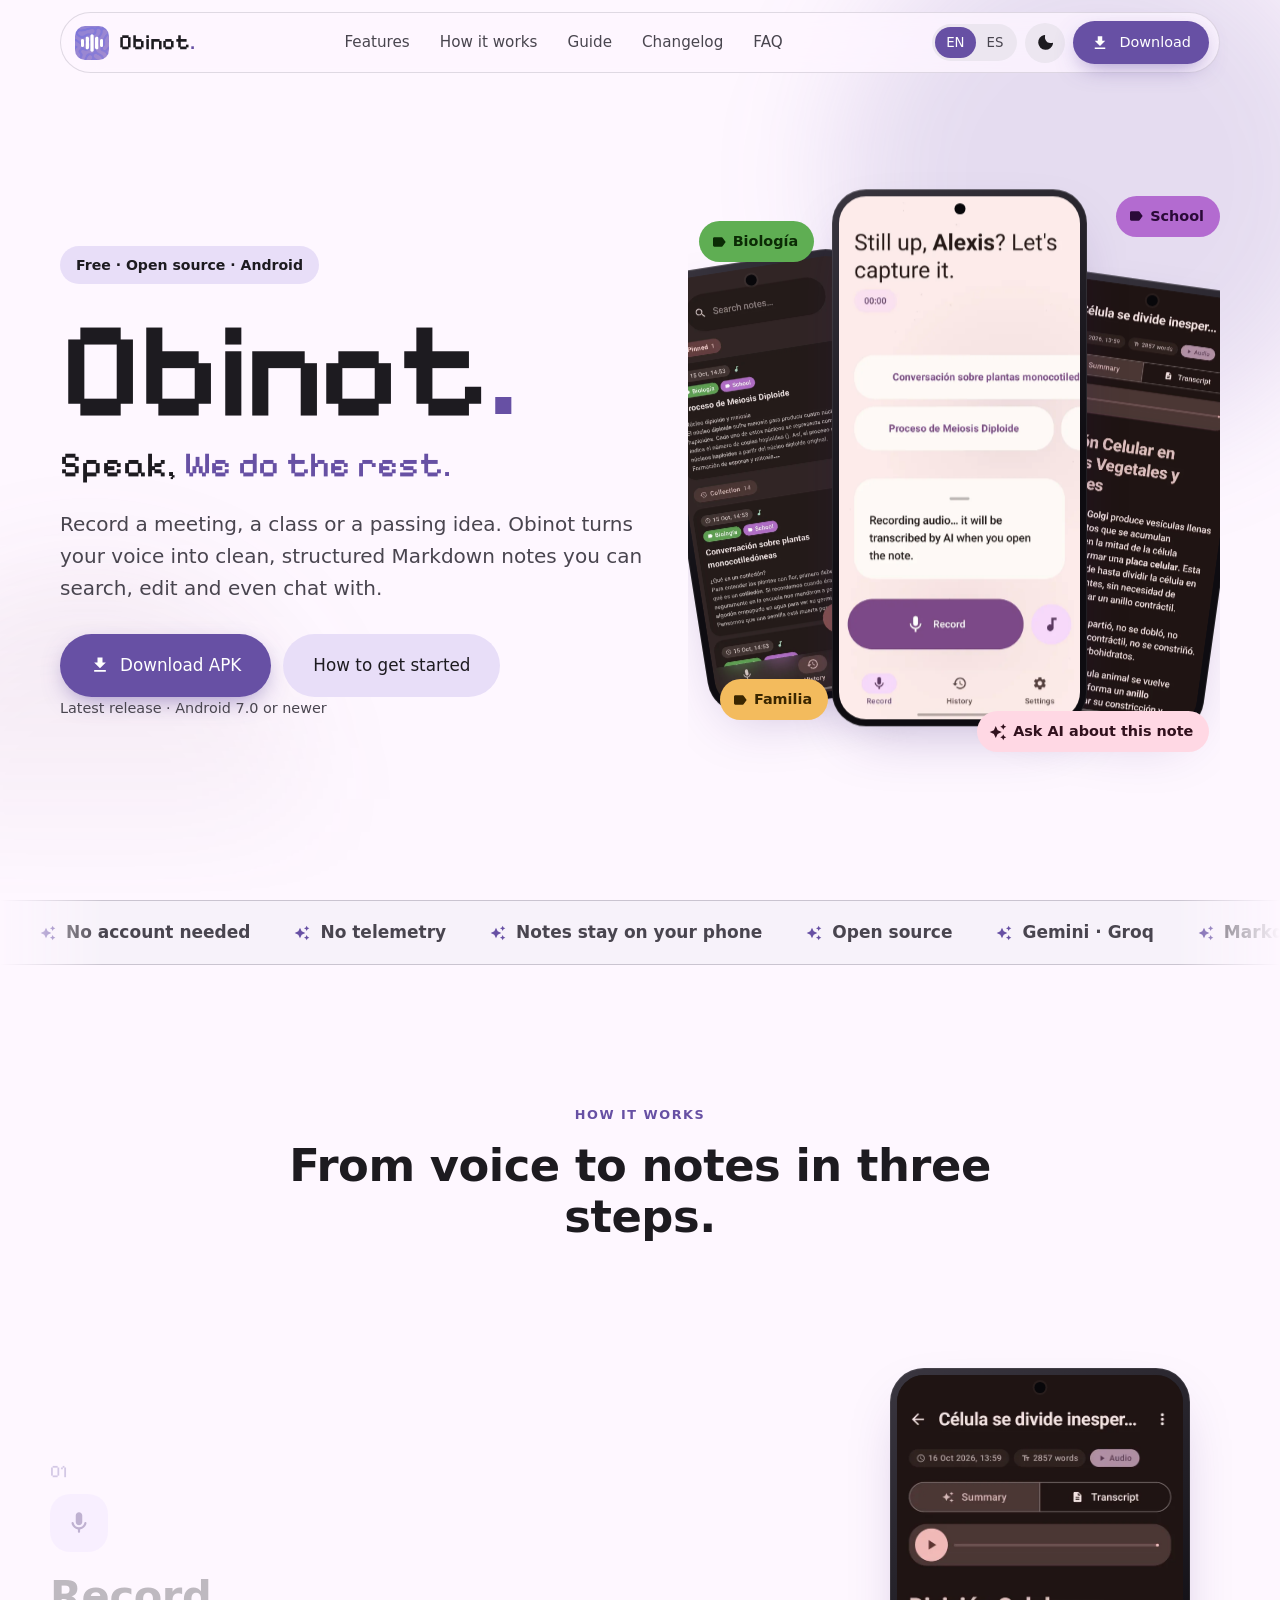
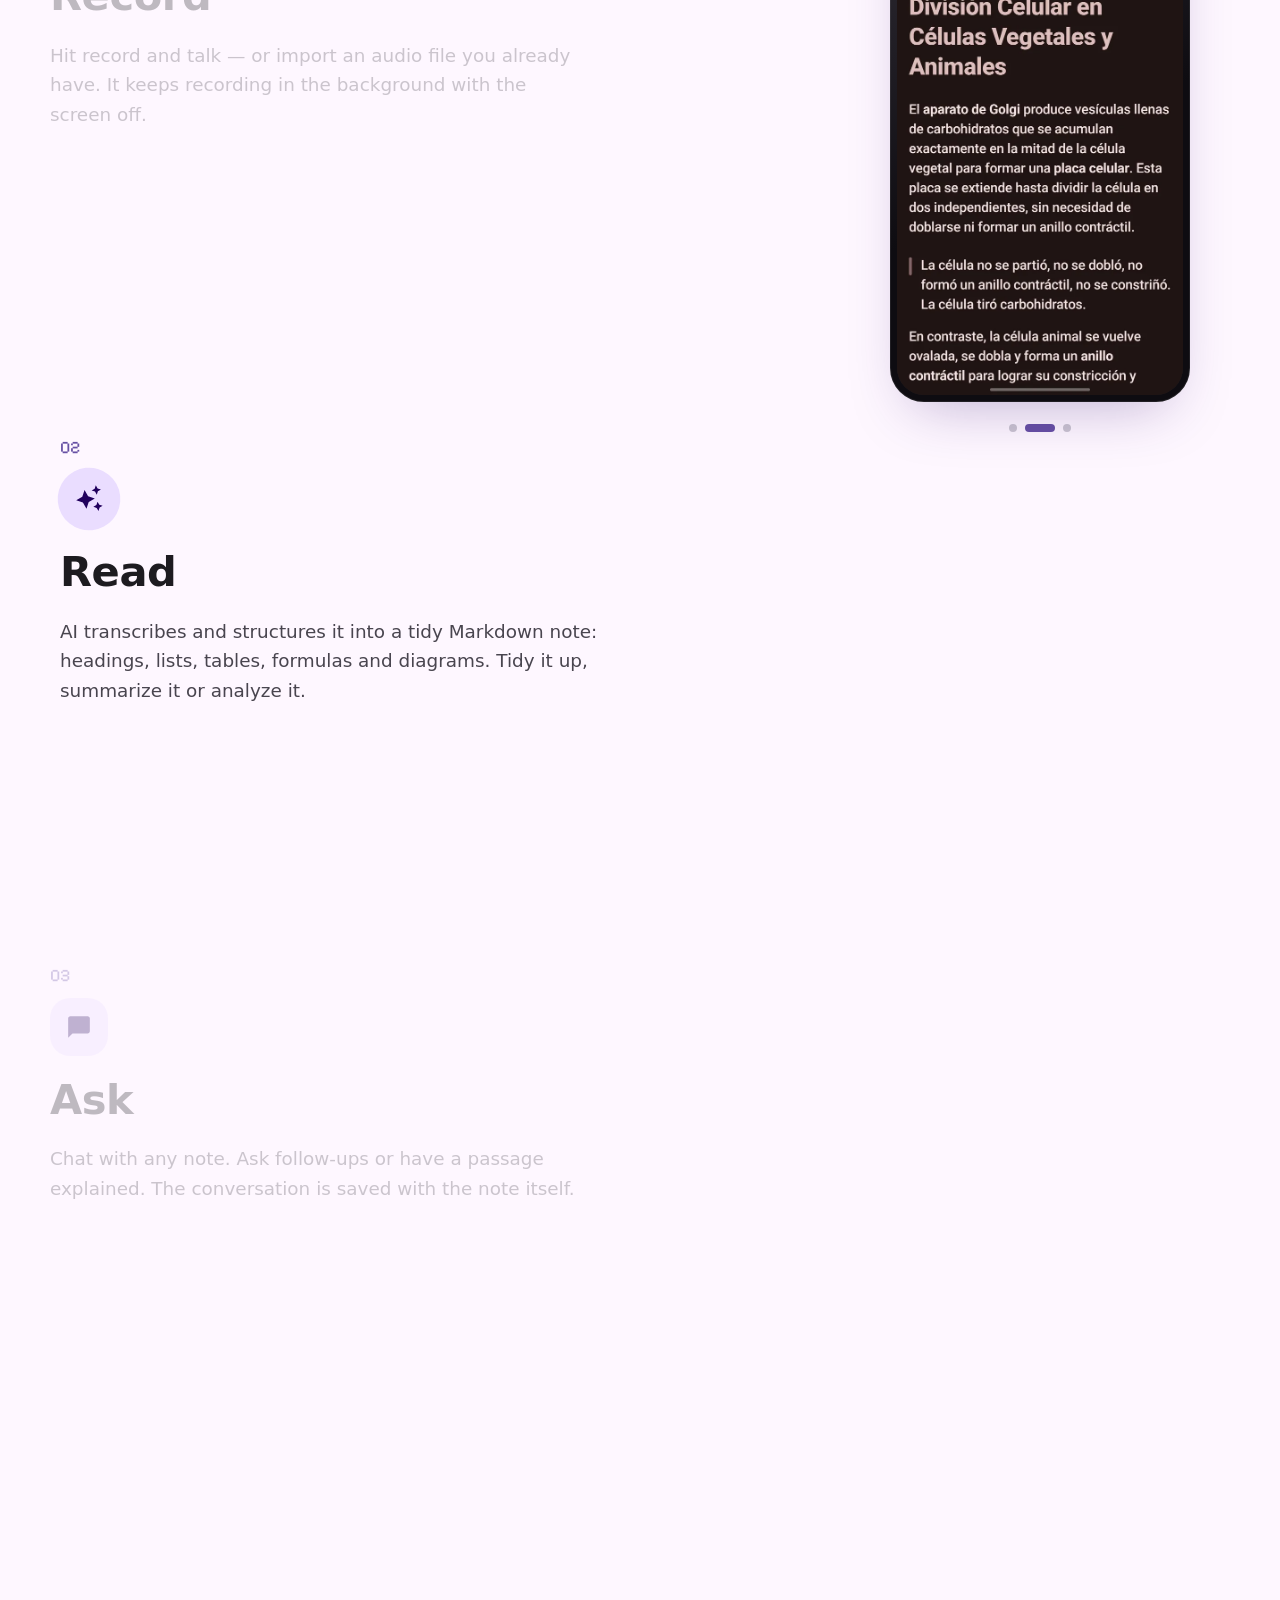
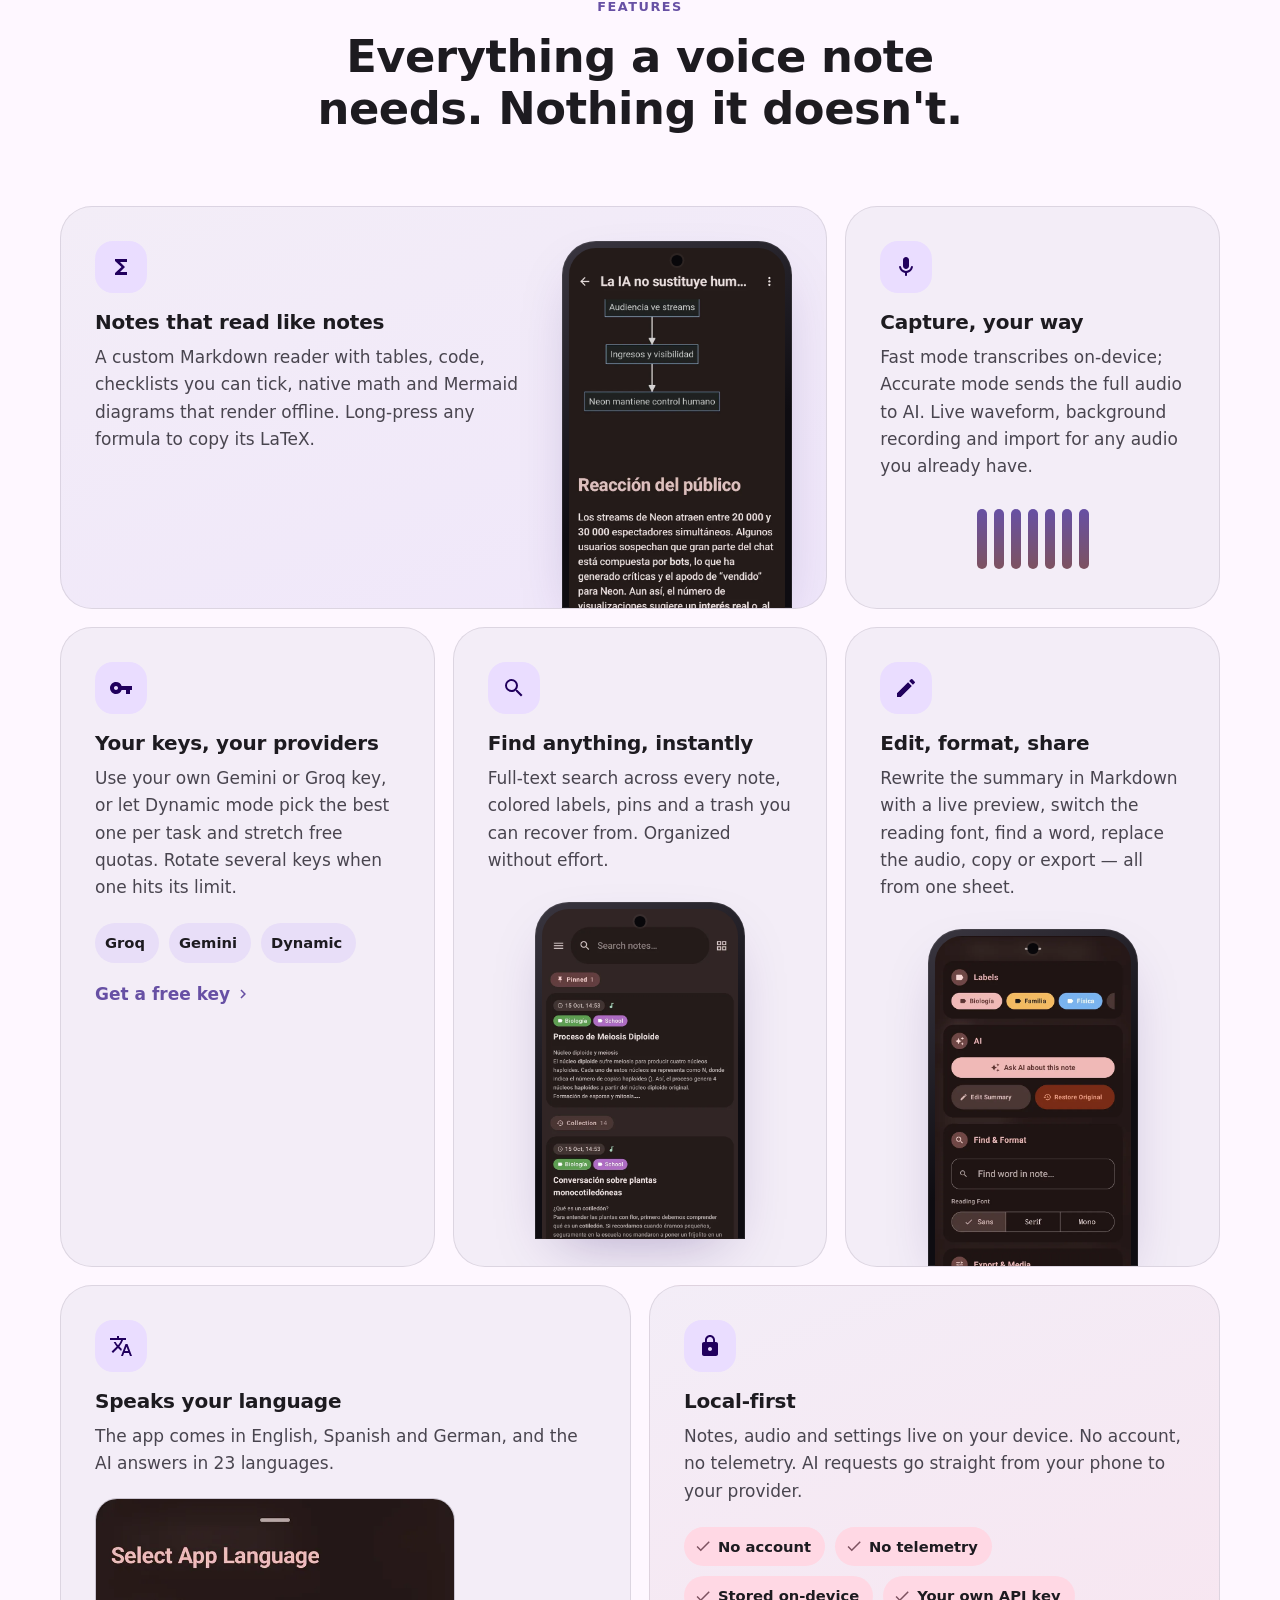
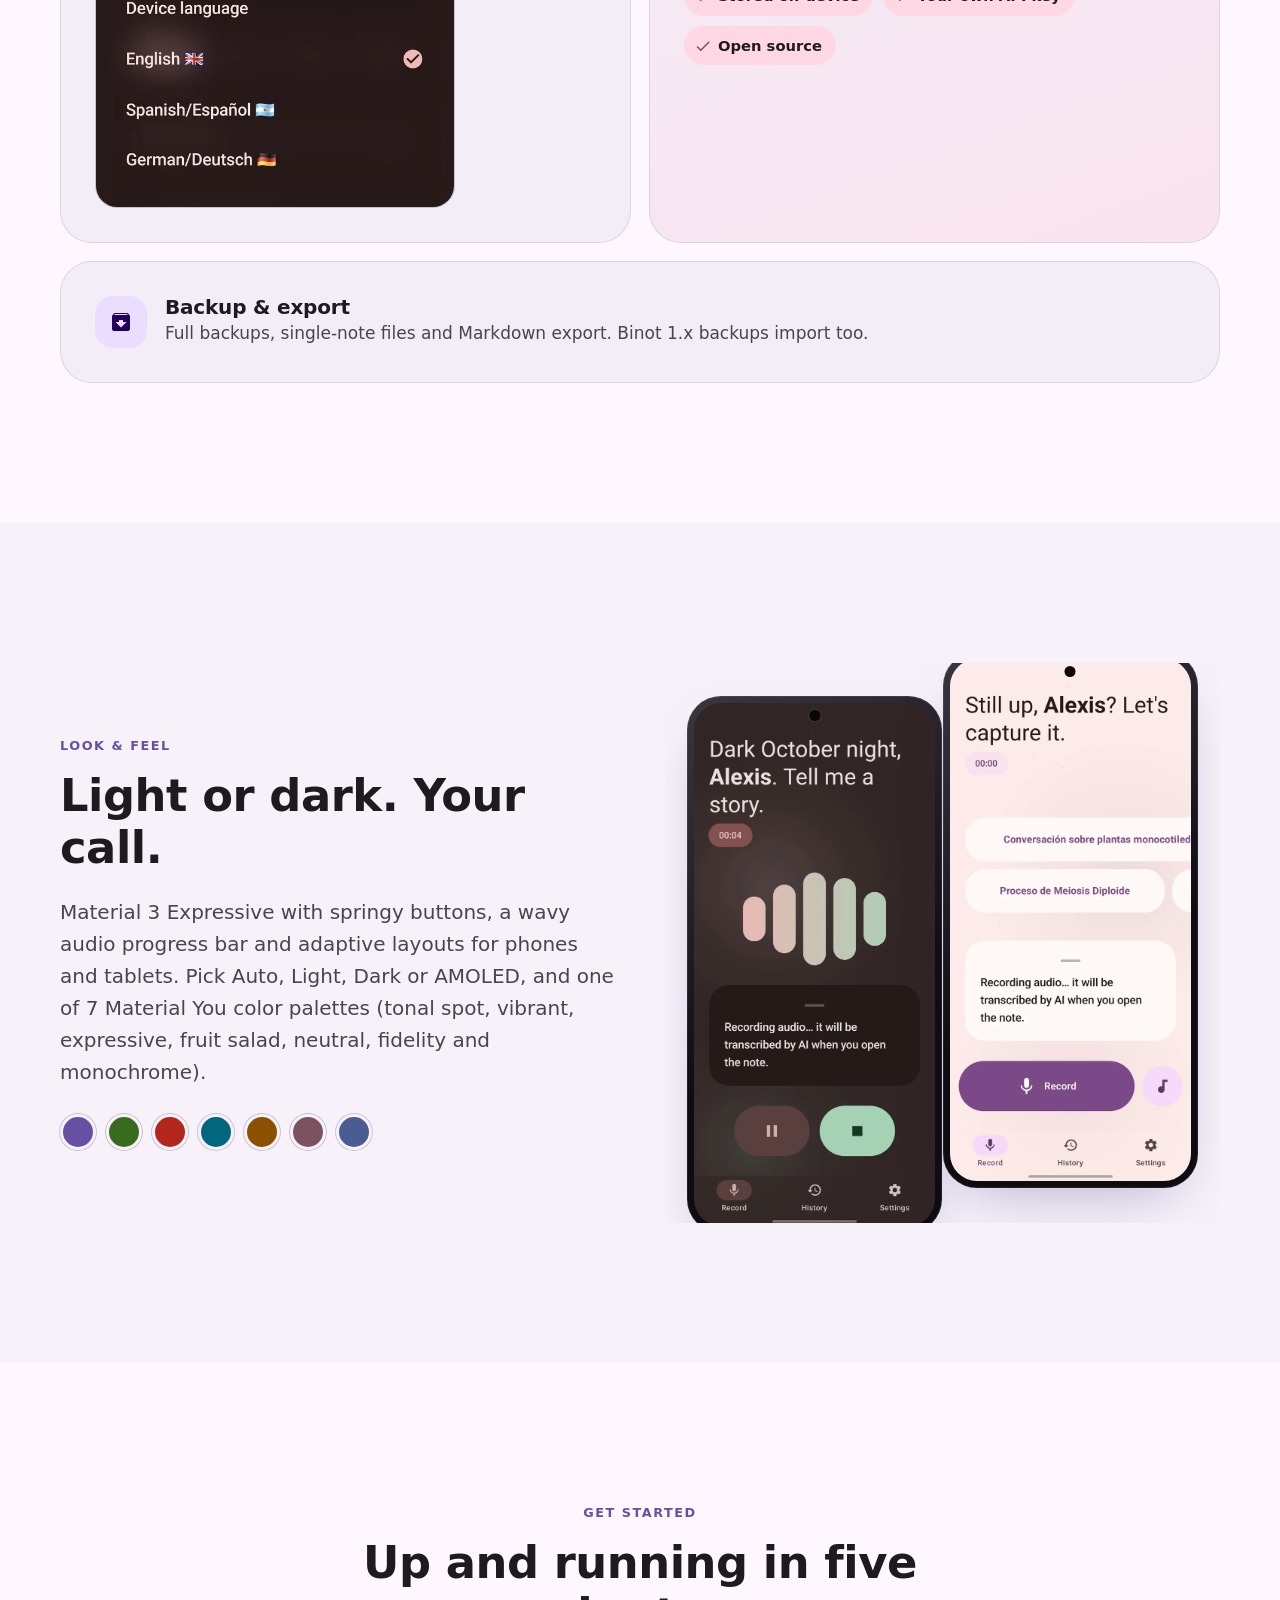
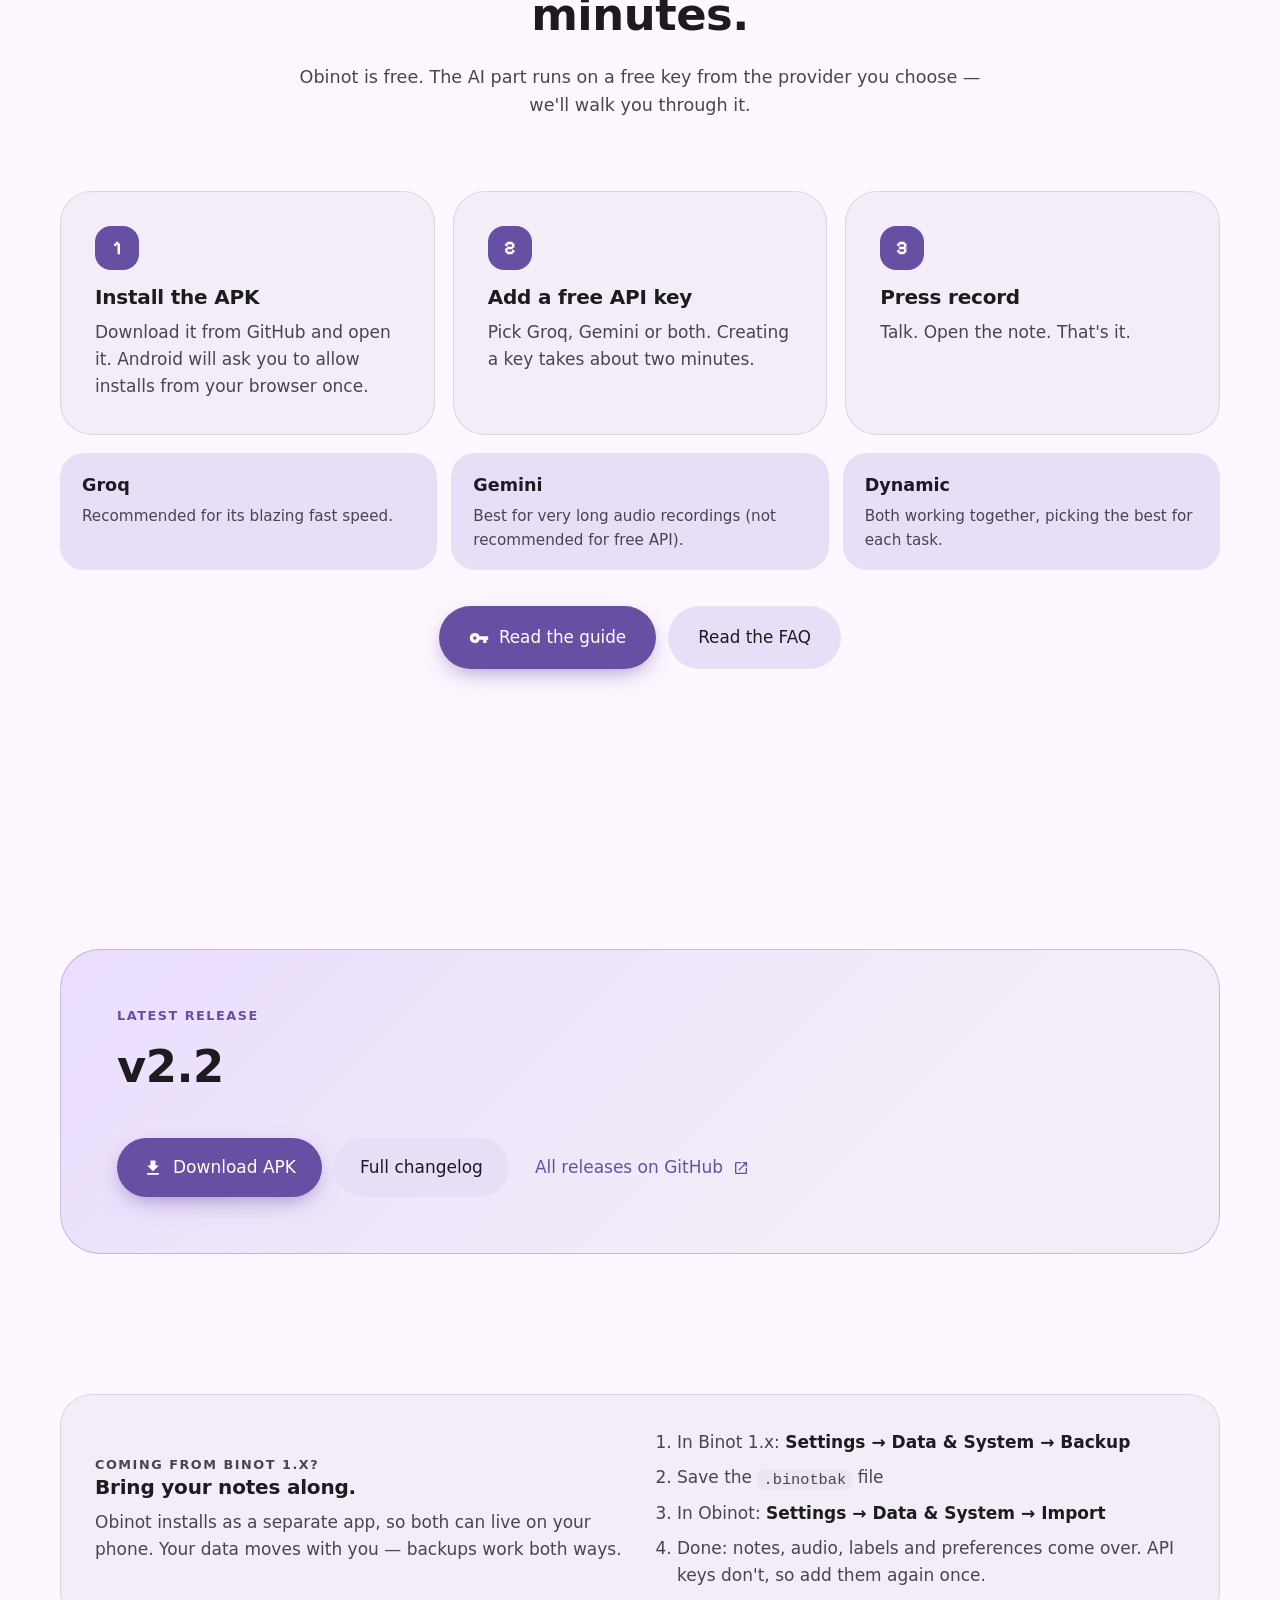
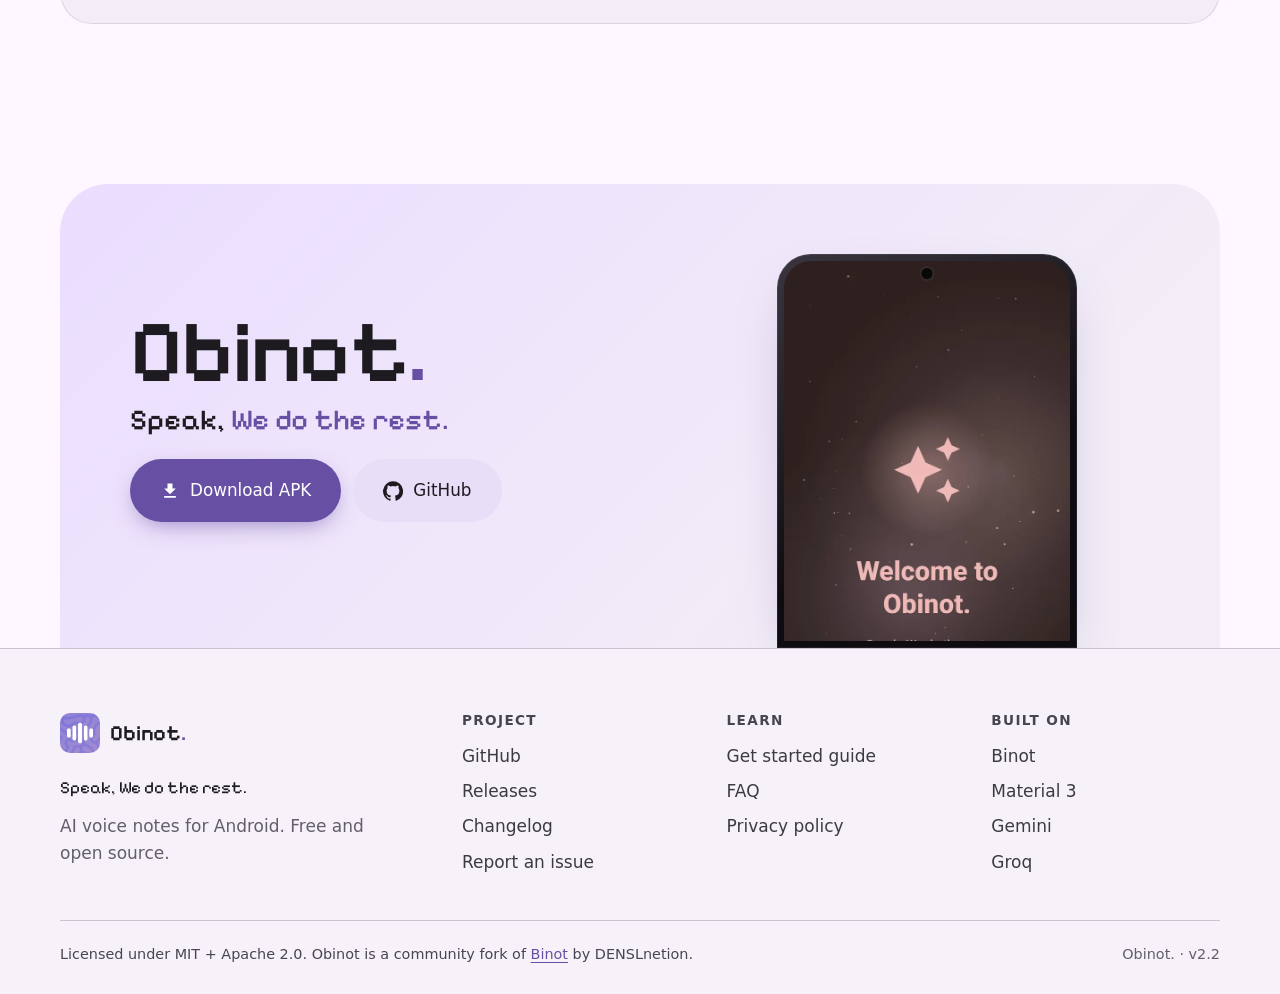
<file: docs/index.html>
<!DOCTYPE html>
<html lang="en" class="no-js">
<head>
<meta charset="UTF-8">
<meta name="viewport" content="width=device-width, initial-scale=1">
<script>
(function(){var d=document.documentElement;d.classList.remove('no-js');d.classList.add('js');
var t=null;try{t=localStorage.getItem('obinot-theme')}catch(e){}
if(!t){t=(window.matchMedia&&matchMedia('(prefers-color-scheme: light)').matches)?'light':'dark'}
d.setAttribute('data-theme',t);})();
</script>
<title data-i18n="k77">Obinot. — AI voice notes for Android</title>
<meta name="description" content="Speak, We do the rest. Obinot turns your voice into clean Markdown notes on Android. Free, open source, local-first, with Gemini or Groq." data-i18n-attrs="content:k78">
<meta name="theme-color" content="#141218">
<link rel="canonical" href="https://lexicoon.github.io/Obinot/">
<meta property="og:title" content="Obinot. — AI voice notes for Android">
<meta property="og:description" content="Speak, We do the rest. Obinot turns your voice into clean Markdown notes on Android. Free, open source, local-first, with Gemini or Groq.">
<meta property="og:type" content="website">
<meta property="og:url" content="https://lexicoon.github.io/Obinot/">
<meta property="og:image" content="https://lexicoon.github.io/Obinot/assets/cover.png">
<meta name="twitter:card" content="summary_large_image">
<link rel="icon" type="image/png" href="assets/icon.png">
<link rel="preconnect" href="https://fonts.googleapis.com">
<link rel="preconnect" href="https://fonts.gstatic.com" crossorigin>
<link href="https://fonts.googleapis.com/css2?family=Pixelify+Sans:wght@500;600;700&display=swap" rel="stylesheet">
<link rel="stylesheet" href="styles.css">
</head>
<body>
<a class="skip" href="#main"><span data-i18n="k79">Skip to content</span></a>
<div class="scroll-progress" aria-hidden="true"></div>
<header class="nav" id="nav">
  <div class="nav-inner">
    <a href="index.html" class="brand" aria-label="Obinot home">
      <img src="assets/icon.png" alt="" width="34" height="34">
      <span class="brand-word">Obinot<i>.</i></span>
    </a>
    <nav class="nav-links" id="navLinks" aria-label="Main"><a href="index.html#features"><span data-i18n="k80">Features</span></a><a href="index.html#how"><span data-i18n="k81">How it works</span></a><a href="guide.html"><span data-i18n="k82">Guide</span></a><a href="changelog.html"><span data-i18n="k83">Changelog</span></a><a href="faq.html"><span data-i18n="k84">FAQ</span></a></nav>
    <div class="nav-actions">
      <div class="seg" role="group" aria-label="Language" data-i18n-attrs="aria-label:k85">
        <button type="button" data-lang="en" aria-pressed="true">EN</button>
        <button type="button" data-lang="es" aria-pressed="false">ES</button>
      </div>
      <button class="icon-btn" id="themeToggle" type="button" aria-label="Toggle theme" data-i18n-attrs="aria-label:k86">
        <svg class="i-sun" xmlns="http://www.w3.org/2000/svg" viewBox="0 0 24 24" width="20" height="20" fill="currentColor" aria-hidden="true"><path d="M12 7c-2.76 0-5 2.24-5 5s2.24 5 5 5 5-2.24 5-5-2.24-5-5-5zM2 13h2c.55 0 1-.45 1-1s-.45-1-1-1H2c-.55 0-1 .45-1 1s.45 1 1 1zm18 0h2c.55 0 1-.45 1-1s-.45-1-1-1h-2c-.55 0-1 .45-1 1s.45 1 1 1zM11 2v2c0 .55.45 1 1 1s1-.45 1-1V2c0-.55-.45-1-1-1s-1 .45-1 1zm0 18v2c0 .55.45 1 1 1s1-.45 1-1v-2c0-.55-.45-1-1-1s-1 .45-1 1zM5.99 4.58a.996.996 0 0 0-1.41 0 .996.996 0 0 0 0 1.41l1.06 1.06c.39.39 1.03.39 1.41 0s.39-1.03 0-1.41L5.99 4.58zm12.37 12.37a.996.996 0 0 0-1.41 0 .996.996 0 0 0 0 1.41l1.06 1.06c.39.39 1.03.39 1.41 0a.996.996 0 0 0 0-1.41l-1.06-1.06zm1.06-10.96a.996.996 0 0 0 0-1.41.996.996 0 0 0-1.41 0l-1.06 1.06c-.39.39-.39 1.03 0 1.41s1.03.39 1.41 0l1.06-1.06zM7.05 18.36a.996.996 0 0 0 0-1.41.996.996 0 0 0-1.41 0l-1.06 1.06c-.39.39-.39 1.03 0 1.41s1.03.39 1.41 0l1.06-1.06z"/></svg><svg class="i-moon" xmlns="http://www.w3.org/2000/svg" viewBox="0 0 24 24" width="20" height="20" fill="currentColor" aria-hidden="true"><path d="M21.64 13a9 9 0 1 1-10.63-10.6 1 1 0 0 1 1.05 1.37 7 7 0 0 0 8.21 8.21 1 1 0 0 1 1.37 1.02z"/></svg>
      </button>
      <a href="https://github.com/LexicoON/Obinot/releases/latest" class="btn btn-filled btn-sm nav-dl" data-download><svg xmlns="http://www.w3.org/2000/svg" viewBox="0 0 24 24" width="18" height="18" fill="currentColor" aria-hidden="true"><path d="M19 9h-4V3H9v6H5l7 7 7-7zM5 18v2h14v-2H5z"/></svg><span data-i18n="k87">Download</span></a>
      <button class="icon-btn nav-burger" id="navBurger" type="button" aria-expanded="false" aria-controls="navLinks" aria-label="Menu" data-i18n-attrs="aria-label:k88">
        <svg class="i-menu" xmlns="http://www.w3.org/2000/svg" viewBox="0 0 24 24" width="22" height="22" fill="currentColor" aria-hidden="true"><path d="M3 18h18v-2H3v2zm0-5h18v-2H3v2zm0-7v2h18V6H3z"/></svg><svg class="i-close" xmlns="http://www.w3.org/2000/svg" viewBox="0 0 24 24" width="22" height="22" fill="currentColor" aria-hidden="true"><path d="M19 6.41L17.59 5 12 10.59 6.41 5 5 6.41 10.59 12 5 17.59 6.41 19 12 13.41 17.59 19 19 17.59 13.41 12z"/></svg>
      </button>
    </div>
  </div>
</header>
<main id="main">

<section class="hero" id="top">
  <div class="hero-bg" aria-hidden="true"><span class="orb o1" data-parallax="0.12"></span><span class="orb o2" data-parallax="-0.08"></span></div>
  <div class="container hero-grid">
    <div class="hero-copy">
      <p class="pill-tag intro-1" data-i18n="k1">Free · Open source · Android</p>
      <h1 class="wordmark intro-2">Obinot<span class="dot">.</span></h1>
      <p class="slogan intro-3"><span>Speak,</span> <span>We do the rest.</span></p>
      <p class="lead intro-4" data-i18n="k2">Record a meeting, a class or a passing idea. Obinot turns your voice into clean, structured Markdown notes you can search, edit and even chat with.</p>
      <div class="cta-row intro-5">
        <a href="https://github.com/LexicoON/Obinot/releases/latest" class="btn btn-filled btn-lg" data-download><svg xmlns="http://www.w3.org/2000/svg" viewBox="0 0 24 24" width="20" height="20" fill="currentColor" aria-hidden="true"><path d="M19 9h-4V3H9v6H5l7 7 7-7zM5 18v2h14v-2H5z"/></svg><span data-i18n="k3">Download APK</span></a>
        <a href="guide.html" class="btn btn-tonal btn-lg"><span data-i18n="k4">How to get started</span></a>
      </div>
      <p class="muted small intro-6"><span data-version>Latest release</span><span data-size></span> · <span data-i18n="k5">Android 7.0 or newer</span></p>
    </div>

    <div class="hero-visual intro-visual" aria-hidden="false">
      <div class="hv-wave" aria-hidden="true"><i></i><i></i><i></i><i></i><i></i></div>
      <div class="hv-phone hv-left" data-parallax="0.06"><div class="phone "><div class="phone-screen"><img src="assets/shots/history.webp" alt="" decoding="async" class="" width="640" height="1387"></div></div></div>
      <div class="hv-phone hv-main" data-parallax="-0.04"><div class="phone "><div class="phone-screen"><img src="assets/shots/record-dark.webp" alt="Obinot record screen" decoding="async" class="only-dark" width="640" height="1387"><img src="assets/shots/record-light.webp" alt="Obinot record screen" decoding="async" class="only-light" width="640" height="1387"></div></div></div>
      <div class="hv-phone hv-right" data-parallax="0.1"><div class="phone "><div class="phone-screen"><img src="assets/shots/summary-en.webp" alt="A structured note in Obinot" decoding="async" class="only-en" width="640" height="1387"><img src="assets/shots/summary-es.webp" alt="A structured note in Obinot" decoding="async" class="only-es" width="640" height="1387"></div></div></div>
      <div class="float-chips" aria-hidden="true">
        <span class="lchip c-green fc1"><svg xmlns="http://www.w3.org/2000/svg" viewBox="0 0 24 24" width="16" height="16" fill="currentColor" aria-hidden="true"><path d="M17.63 5.84C17.27 5.33 16.67 5 16 5L5 5.01C3.9 5.01 3 5.9 3 7v10c0 1.1.9 1.99 2 1.99L16 19c.67 0 1.27-.33 1.63-.84L22 12l-4.37-6.16z"/></svg>Biología</span>
        <span class="lchip c-purple fc2"><svg xmlns="http://www.w3.org/2000/svg" viewBox="0 0 24 24" width="16" height="16" fill="currentColor" aria-hidden="true"><path d="M17.63 5.84C17.27 5.33 16.67 5 16 5L5 5.01C3.9 5.01 3 5.9 3 7v10c0 1.1.9 1.99 2 1.99L16 19c.67 0 1.27-.33 1.63-.84L22 12l-4.37-6.16z"/></svg>School</span>
        <span class="lchip c-amber fc3"><svg xmlns="http://www.w3.org/2000/svg" viewBox="0 0 24 24" width="16" height="16" fill="currentColor" aria-hidden="true"><path d="M17.63 5.84C17.27 5.33 16.67 5 16 5L5 5.01C3.9 5.01 3 5.9 3 7v10c0 1.1.9 1.99 2 1.99L16 19c.67 0 1.27-.33 1.63-.84L22 12l-4.37-6.16z"/></svg>Familia</span>
        <span class="ask-pill fc4"><svg xmlns="http://www.w3.org/2000/svg" viewBox="0 0 24 24" width="18" height="18" fill="currentColor" aria-hidden="true"><path d="M19 9l1.25-2.75L23 5l-2.75-1.25L19 1l-1.25 2.75L15 5l2.75 1.25L19 9zm-7.5.5L9 4 6.5 9.5 1 12l5.5 2.5L9 20l2.5-5.5L17 12l-5.5-2.5zM19 15l-1.25 2.75L15 19l2.75 1.25L19 23l1.25-2.75L23 19l-2.75-1.25L19 15z"/></svg><span data-i18n="k6">Ask AI about this note</span></span>
      </div>
    </div>
  </div>
</section>
<div class="marquee" aria-label="Highlights">
  <ul class="marquee-track"><li><svg xmlns="http://www.w3.org/2000/svg" viewBox="0 0 24 24" width="16" height="16" fill="currentColor" aria-hidden="true"><path d="M19 9l1.25-2.75L23 5l-2.75-1.25L19 1l-1.25 2.75L15 5l2.75 1.25L19 9zm-7.5.5L9 4 6.5 9.5 1 12l5.5 2.5L9 20l2.5-5.5L17 12l-5.5-2.5zM19 15l-1.25 2.75L15 19l2.75 1.25L19 23l1.25-2.75L23 19l-2.75-1.25L19 15z"/></svg><span data-i18n="k7">No account needed</span></li><li><svg xmlns="http://www.w3.org/2000/svg" viewBox="0 0 24 24" width="16" height="16" fill="currentColor" aria-hidden="true"><path d="M19 9l1.25-2.75L23 5l-2.75-1.25L19 1l-1.25 2.75L15 5l2.75 1.25L19 9zm-7.5.5L9 4 6.5 9.5 1 12l5.5 2.5L9 20l2.5-5.5L17 12l-5.5-2.5zM19 15l-1.25 2.75L15 19l2.75 1.25L19 23l1.25-2.75L23 19l-2.75-1.25L19 15z"/></svg><span data-i18n="k8">No telemetry</span></li><li><svg xmlns="http://www.w3.org/2000/svg" viewBox="0 0 24 24" width="16" height="16" fill="currentColor" aria-hidden="true"><path d="M19 9l1.25-2.75L23 5l-2.75-1.25L19 1l-1.25 2.75L15 5l2.75 1.25L19 9zm-7.5.5L9 4 6.5 9.5 1 12l5.5 2.5L9 20l2.5-5.5L17 12l-5.5-2.5zM19 15l-1.25 2.75L15 19l2.75 1.25L19 23l1.25-2.75L23 19l-2.75-1.25L19 15z"/></svg><span data-i18n="k9">Notes stay on your phone</span></li><li><svg xmlns="http://www.w3.org/2000/svg" viewBox="0 0 24 24" width="16" height="16" fill="currentColor" aria-hidden="true"><path d="M19 9l1.25-2.75L23 5l-2.75-1.25L19 1l-1.25 2.75L15 5l2.75 1.25L19 9zm-7.5.5L9 4 6.5 9.5 1 12l5.5 2.5L9 20l2.5-5.5L17 12l-5.5-2.5zM19 15l-1.25 2.75L15 19l2.75 1.25L19 23l1.25-2.75L23 19l-2.75-1.25L19 15z"/></svg><span data-i18n="k10">Open source</span></li><li><svg xmlns="http://www.w3.org/2000/svg" viewBox="0 0 24 24" width="16" height="16" fill="currentColor" aria-hidden="true"><path d="M19 9l1.25-2.75L23 5l-2.75-1.25L19 1l-1.25 2.75L15 5l2.75 1.25L19 9zm-7.5.5L9 4 6.5 9.5 1 12l5.5 2.5L9 20l2.5-5.5L17 12l-5.5-2.5zM19 15l-1.25 2.75L15 19l2.75 1.25L19 23l1.25-2.75L23 19l-2.75-1.25L19 15z"/></svg><span data-i18n="k11">Gemini · Groq</span></li><li><svg xmlns="http://www.w3.org/2000/svg" viewBox="0 0 24 24" width="16" height="16" fill="currentColor" aria-hidden="true"><path d="M19 9l1.25-2.75L23 5l-2.75-1.25L19 1l-1.25 2.75L15 5l2.75 1.25L19 9zm-7.5.5L9 4 6.5 9.5 1 12l5.5 2.5L9 20l2.5-5.5L17 12l-5.5-2.5zM19 15l-1.25 2.75L15 19l2.75 1.25L19 23l1.25-2.75L23 19l-2.75-1.25L19 15z"/></svg><span data-i18n="k12">Markdown, math &amp; diagrams</span></li><li><svg xmlns="http://www.w3.org/2000/svg" viewBox="0 0 24 24" width="16" height="16" fill="currentColor" aria-hidden="true"><path d="M19 9l1.25-2.75L23 5l-2.75-1.25L19 1l-1.25 2.75L15 5l2.75 1.25L19 9zm-7.5.5L9 4 6.5 9.5 1 12l5.5 2.5L9 20l2.5-5.5L17 12l-5.5-2.5zM19 15l-1.25 2.75L15 19l2.75 1.25L19 23l1.25-2.75L23 19l-2.75-1.25L19 15z"/></svg><span data-i18n="k13">English · Español · Deutsch</span></li><li><svg xmlns="http://www.w3.org/2000/svg" viewBox="0 0 24 24" width="16" height="16" fill="currentColor" aria-hidden="true"><path d="M19 9l1.25-2.75L23 5l-2.75-1.25L19 1l-1.25 2.75L15 5l2.75 1.25L19 9zm-7.5.5L9 4 6.5 9.5 1 12l5.5 2.5L9 20l2.5-5.5L17 12l-5.5-2.5zM19 15l-1.25 2.75L15 19l2.75 1.25L19 23l1.25-2.75L23 19l-2.75-1.25L19 15z"/></svg><span data-i18n="k14">Material 3 Expressive</span></li></ul>
  <ul class="marquee-track" aria-hidden="true"><li><svg xmlns="http://www.w3.org/2000/svg" viewBox="0 0 24 24" width="16" height="16" fill="currentColor" aria-hidden="true"><path d="M19 9l1.25-2.75L23 5l-2.75-1.25L19 1l-1.25 2.75L15 5l2.75 1.25L19 9zm-7.5.5L9 4 6.5 9.5 1 12l5.5 2.5L9 20l2.5-5.5L17 12l-5.5-2.5zM19 15l-1.25 2.75L15 19l2.75 1.25L19 23l1.25-2.75L23 19l-2.75-1.25L19 15z"/></svg><span data-i18n="k7">No account needed</span></li><li><svg xmlns="http://www.w3.org/2000/svg" viewBox="0 0 24 24" width="16" height="16" fill="currentColor" aria-hidden="true"><path d="M19 9l1.25-2.75L23 5l-2.75-1.25L19 1l-1.25 2.75L15 5l2.75 1.25L19 9zm-7.5.5L9 4 6.5 9.5 1 12l5.5 2.5L9 20l2.5-5.5L17 12l-5.5-2.5zM19 15l-1.25 2.75L15 19l2.75 1.25L19 23l1.25-2.75L23 19l-2.75-1.25L19 15z"/></svg><span data-i18n="k8">No telemetry</span></li><li><svg xmlns="http://www.w3.org/2000/svg" viewBox="0 0 24 24" width="16" height="16" fill="currentColor" aria-hidden="true"><path d="M19 9l1.25-2.75L23 5l-2.75-1.25L19 1l-1.25 2.75L15 5l2.75 1.25L19 9zm-7.5.5L9 4 6.5 9.5 1 12l5.5 2.5L9 20l2.5-5.5L17 12l-5.5-2.5zM19 15l-1.25 2.75L15 19l2.75 1.25L19 23l1.25-2.75L23 19l-2.75-1.25L19 15z"/></svg><span data-i18n="k9">Notes stay on your phone</span></li><li><svg xmlns="http://www.w3.org/2000/svg" viewBox="0 0 24 24" width="16" height="16" fill="currentColor" aria-hidden="true"><path d="M19 9l1.25-2.75L23 5l-2.75-1.25L19 1l-1.25 2.75L15 5l2.75 1.25L19 9zm-7.5.5L9 4 6.5 9.5 1 12l5.5 2.5L9 20l2.5-5.5L17 12l-5.5-2.5zM19 15l-1.25 2.75L15 19l2.75 1.25L19 23l1.25-2.75L23 19l-2.75-1.25L19 15z"/></svg><span data-i18n="k10">Open source</span></li><li><svg xmlns="http://www.w3.org/2000/svg" viewBox="0 0 24 24" width="16" height="16" fill="currentColor" aria-hidden="true"><path d="M19 9l1.25-2.75L23 5l-2.75-1.25L19 1l-1.25 2.75L15 5l2.75 1.25L19 9zm-7.5.5L9 4 6.5 9.5 1 12l5.5 2.5L9 20l2.5-5.5L17 12l-5.5-2.5zM19 15l-1.25 2.75L15 19l2.75 1.25L19 23l1.25-2.75L23 19l-2.75-1.25L19 15z"/></svg><span data-i18n="k11">Gemini · Groq</span></li><li><svg xmlns="http://www.w3.org/2000/svg" viewBox="0 0 24 24" width="16" height="16" fill="currentColor" aria-hidden="true"><path d="M19 9l1.25-2.75L23 5l-2.75-1.25L19 1l-1.25 2.75L15 5l2.75 1.25L19 9zm-7.5.5L9 4 6.5 9.5 1 12l5.5 2.5L9 20l2.5-5.5L17 12l-5.5-2.5zM19 15l-1.25 2.75L15 19l2.75 1.25L19 23l1.25-2.75L23 19l-2.75-1.25L19 15z"/></svg><span data-i18n="k12">Markdown, math &amp; diagrams</span></li><li><svg xmlns="http://www.w3.org/2000/svg" viewBox="0 0 24 24" width="16" height="16" fill="currentColor" aria-hidden="true"><path d="M19 9l1.25-2.75L23 5l-2.75-1.25L19 1l-1.25 2.75L15 5l2.75 1.25L19 9zm-7.5.5L9 4 6.5 9.5 1 12l5.5 2.5L9 20l2.5-5.5L17 12l-5.5-2.5zM19 15l-1.25 2.75L15 19l2.75 1.25L19 23l1.25-2.75L23 19l-2.75-1.25L19 15z"/></svg><span data-i18n="k13">English · Español · Deutsch</span></li><li><svg xmlns="http://www.w3.org/2000/svg" viewBox="0 0 24 24" width="16" height="16" fill="currentColor" aria-hidden="true"><path d="M19 9l1.25-2.75L23 5l-2.75-1.25L19 1l-1.25 2.75L15 5l2.75 1.25L19 9zm-7.5.5L9 4 6.5 9.5 1 12l5.5 2.5L9 20l2.5-5.5L17 12l-5.5-2.5zM19 15l-1.25 2.75L15 19l2.75 1.25L19 23l1.25-2.75L23 19l-2.75-1.25L19 15z"/></svg><span data-i18n="k14">Material 3 Expressive</span></li></ul>
</div>
<section class="section how" id="how">
  <div class="container">
    <div class="section-head reveal">
      <p class="eyebrow" data-i18n="k21">How it works</p>
      <h2 data-i18n="k22">From voice to notes in three steps.</h2>
    </div>
    <div class="how-grid">
      <div class="steps">
      <article class="step active" data-step="0">
        <div class="step-num">01</div>
        <div class="step-ic"><svg xmlns="http://www.w3.org/2000/svg" viewBox="0 0 24 24" width="26" height="26" fill="currentColor" aria-hidden="true"><path d="M12 14c1.66 0 3-1.34 3-3V5c0-1.66-1.34-3-3-3S9 3.34 9 5v6c0 1.66 1.34 3 3 3zm5.91-3c-.49 0-.9.36-.98.85C16.52 14.2 14.47 16 12 16s-4.52-1.8-4.93-4.15c-.08-.49-.49-.85-.98-.85-.61 0-1.09.54-1 1.14.49 3 2.89 5.35 5.91 5.78V20c0 .55.45 1 1 1s1-.45 1-1v-2.08c3.02-.43 5.42-2.78 5.91-5.78.1-.6-.39-1.14-1-1.14z"/></svg></div>
        <h3 data-i18n="k15">Record</h3>
        <p data-i18n="k16">Hit record and talk — or import an audio file you already have. It keeps recording in the background with the screen off.</p>
        <div class="step-shot"><div class="phone "><div class="phone-screen"><img src="assets/shots/record-dark.webp" alt="" loading=lazy decoding="async" class="only-dark" width="640" height="1387"><img src="assets/shots/record-light.webp" alt="" loading=lazy decoding="async" class="only-light" width="640" height="1387"></div></div></div>
      </article>
      <article class="step" data-step="1">
        <div class="step-num">02</div>
        <div class="step-ic"><svg xmlns="http://www.w3.org/2000/svg" viewBox="0 0 24 24" width="26" height="26" fill="currentColor" aria-hidden="true"><path d="M19 9l1.25-2.75L23 5l-2.75-1.25L19 1l-1.25 2.75L15 5l2.75 1.25L19 9zm-7.5.5L9 4 6.5 9.5 1 12l5.5 2.5L9 20l2.5-5.5L17 12l-5.5-2.5zM19 15l-1.25 2.75L15 19l2.75 1.25L19 23l1.25-2.75L23 19l-2.75-1.25L19 15z"/></svg></div>
        <h3 data-i18n="k17">Read</h3>
        <p data-i18n="k18">AI transcribes and structures it into a tidy Markdown note: headings, lists, tables, formulas and diagrams. Tidy it up, summarize it or analyze it.</p>
        <div class="step-shot"><div class="phone "><div class="phone-screen"><img src="assets/shots/summary-en.webp" alt="" loading=lazy decoding="async" class="only-en" width="640" height="1387"><img src="assets/shots/summary-es.webp" alt="" loading=lazy decoding="async" class="only-es" width="640" height="1387"></div></div></div>
      </article>
      <article class="step" data-step="2">
        <div class="step-num">03</div>
        <div class="step-ic"><svg xmlns="http://www.w3.org/2000/svg" viewBox="0 0 24 24" width="26" height="26" fill="currentColor" aria-hidden="true"><path d="M20 2H4c-1.1 0-2 .9-2 2v18l4-4h14c1.1 0 2-.9 2-2V4c0-1.1-.9-2-2-2z"/></svg></div>
        <h3 data-i18n="k19">Ask</h3>
        <p data-i18n="k20">Chat with any note. Ask follow-ups or have a passage explained. The conversation is saved with the note itself.</p>
        <div class="step-shot"><div class="phone "><div class="phone-screen"><img src="assets/shots/chat-en.webp" alt="" loading=lazy decoding="async" class="only-en" width="640" height="1387"><img src="assets/shots/chat-es.webp" alt="" loading=lazy decoding="async" class="only-es" width="640" height="1387"></div></div></div>
      </article>
      </div>
      <div class="how-visual" aria-hidden="true">
        <div class="phone phone-big"><div class="phone-screen"><div class="screen active" data-screen="0"><img src="assets/shots/record-dark.webp" alt="" loading="lazy" decoding="async" class="only-dark" width="640" height="1387"><img src="assets/shots/record-light.webp" alt="" loading="lazy" decoding="async" class="only-light" width="640" height="1387"></div><div class="screen" data-screen="1"><img src="assets/shots/summary-en.webp" alt="" loading="lazy" decoding="async" class="only-en" width="640" height="1387"><img src="assets/shots/summary-es.webp" alt="" loading="lazy" decoding="async" class="only-es" width="640" height="1387"></div><div class="screen" data-screen="2"><img src="assets/shots/chat-en.webp" alt="" loading="lazy" decoding="async" class="only-en" width="640" height="1387"><img src="assets/shots/chat-es.webp" alt="" loading="lazy" decoding="async" class="only-es" width="640" height="1387"></div></div></div>
        <div class="how-dots"><i class="on"></i><i class=""></i><i class=""></i></div>
      </div>
    </div>
  </div>
</section>
<section class="section features" id="features">
  <div class="container">
    <div class="section-head reveal">
      <p class="eyebrow" data-i18n="k23">Features</p>
      <h2 data-i18n="k24">Everything a voice note needs. Nothing it doesn't.</h2>
    </div>

    <div class="bento">
      <article class="card b-reader reveal">
        <div class="card-copy">
          <div class="card-ic"><svg xmlns="http://www.w3.org/2000/svg" viewBox="0 0 24 24" width="24" height="24" fill="currentColor" aria-hidden="true"><path d="M18 4H6v2l6.5 6L6 18v2h12v-3h-7l5-5-5-5h7z"/></svg></div>
          <h3 data-i18n="k25">Notes that read like notes</h3>
          <p data-i18n="k26">A custom Markdown reader with tables, code, checklists you can tick, native math and Mermaid diagrams that render offline. Long-press any formula to copy its LaTeX.</p>
        </div>
        <div class="card-shot" ><div class="phone "><div class="phone-screen"><img src="assets/shots/reader-diagram.webp" alt="A note with a flow diagram" loading=lazy decoding="async" class="" width="640" height="1387"></div></div></div>
      </article>

      <article class="card b-capture reveal" style="--d:.08s">
        <div class="card-ic"><svg xmlns="http://www.w3.org/2000/svg" viewBox="0 0 24 24" width="24" height="24" fill="currentColor" aria-hidden="true"><path d="M12 14c1.66 0 3-1.34 3-3V5c0-1.66-1.34-3-3-3S9 3.34 9 5v6c0 1.66 1.34 3 3 3zm5.91-3c-.49 0-.9.36-.98.85C16.52 14.2 14.47 16 12 16s-4.52-1.8-4.93-4.15c-.08-.49-.49-.85-.98-.85-.61 0-1.09.54-1 1.14.49 3 2.89 5.35 5.91 5.78V20c0 .55.45 1 1 1s1-.45 1-1v-2.08c3.02-.43 5.42-2.78 5.91-5.78.1-.6-.39-1.14-1-1.14z"/></svg></div>
        <h3 data-i18n="k27">Capture, your way</h3>
        <p data-i18n="k28">Fast mode transcribes on-device; Accurate mode sends the full audio to AI. Live waveform, background recording and import for any audio you already have.</p>
        <div class="mini-wave" aria-hidden="true"><i></i><i></i><i></i><i></i><i></i><i></i><i></i></div>
      </article>

      <article class="card b-providers reveal" style="--d:.12s">
        <div class="card-ic"><svg xmlns="http://www.w3.org/2000/svg" viewBox="0 0 24 24" width="24" height="24" fill="currentColor" aria-hidden="true"><path d="M12.65 10A5.99 5.99 0 0 0 7 6c-3.31 0-6 2.69-6 6s2.69 6 6 6a5.99 5.99 0 0 0 5.65-4H17v4h4v-4h2v-4H12.65zM7 14c-1.1 0-2-.9-2-2s.9-2 2-2 2 .9 2 2-.9 2-2 2z"/></svg></div>
        <h3 data-i18n="k29">Your keys, your providers</h3>
        <p data-i18n="k30">Use your own Gemini or Groq key, or let Dynamic mode pick the best one per task and stretch free quotas. Rotate several keys when one hits its limit.</p>
        <ul class="tick-chips alt"><li>Groq</li><li>Gemini</li><li>Dynamic</li></ul>
        <a class="text-link" href="guide.html"><span data-i18n="k31">Get a free key</span> <svg class="rot-r" xmlns="http://www.w3.org/2000/svg" viewBox="0 0 24 24" width="18" height="18" fill="currentColor" aria-hidden="true"><path d="M7.41 8.59L12 13.17l4.59-4.58L18 10l-6 6-6-6 1.41-1.41z"/></svg></a>
      </article>

      <article class="card b-history reveal" style="--d:.04s">
        <div class="card-copy">
          <div class="card-ic"><svg xmlns="http://www.w3.org/2000/svg" viewBox="0 0 24 24" width="24" height="24" fill="currentColor" aria-hidden="true"><path d="M15.5 14h-.79l-.28-.27A6.471 6.471 0 0 0 16 9.5 6.5 6.5 0 1 0 9.5 16c1.61 0 3.09-.59 4.23-1.57l.27.28v.79l5 4.99L20.49 19l-4.99-5zm-6 0C7.01 14 5 11.99 5 9.5S7.01 5 9.5 5 14 7.01 14 9.5 11.99 14 9.5 14z"/></svg></div>
          <h3 data-i18n="k32">Find anything, instantly</h3>
          <p data-i18n="k33">Full-text search across every note, colored labels, pins and a trash you can recover from. Organized without effort.</p>
        </div>
        <div class="card-shot card-shot-sm"><div class="phone "><div class="phone-screen"><img src="assets/shots/history.webp" alt="Notes history with search and labels" loading=lazy decoding="async" class="" width="640" height="1387"></div></div></div>
      </article>

      <article class="card b-edit reveal" style="--d:.08s">
        <div class="card-copy">
          <div class="card-ic"><svg xmlns="http://www.w3.org/2000/svg" viewBox="0 0 24 24" width="24" height="24" fill="currentColor" aria-hidden="true"><path d="M3 17.25V21h3.75L17.81 9.94l-3.75-3.75L3 17.25zM20.71 7.04a.996.996 0 0 0 0-1.41l-2.34-2.34a.996.996 0 0 0-1.41 0l-1.83 1.83 3.75 3.75 1.83-1.83z"/></svg></div>
          <h3 data-i18n="k34">Edit, format, share</h3>
          <p data-i18n="k35">Rewrite the summary in Markdown with a live preview, switch the reading font, find a word, replace the audio, copy or export — all from one sheet.</p>
        </div>
        <div class="card-shot card-shot-sm"><div class="phone "><div class="phone-screen"><img src="assets/shots/sheet-options.webp" alt="Note options: labels, AI, find and format, export" loading=lazy decoding="async" class="" width="640" height="1387"></div></div></div>
      </article>

      <article class="card b-lang reveal" style="--d:.12s">
        <div class="card-ic"><svg xmlns="http://www.w3.org/2000/svg" viewBox="0 0 24 24" width="24" height="24" fill="currentColor" aria-hidden="true"><path d="M12.87 15.07l-2.54-2.51.03-.03A17.52 17.52 0 0 0 14.07 6H17V4h-7V2H8v2H1v1.99h11.17C11.5 7.92 10.44 9.75 9 11.35 8.07 10.32 7.3 9.19 6.69 8h-2c.73 1.63 1.73 3.17 2.98 4.56l-5.09 5.02L4 19l5-5 3.11 3.11.76-2.04zM18.5 10h-2L12 22h2l1.12-3h4.75L21 22h2l-4.5-12zm-2.62 7l1.62-4.33L19.12 17h-3.24z"/></svg></div>
        <h3 data-i18n="k36">Speaks your language</h3>
        <p data-i18n="k37">The app comes in English, Spanish and German, and the AI answers in 23 languages.</p>
        <div class="lang-shot">
          <img src="assets/shots/language.webp" alt="" loading="lazy" decoding="async" width="640" height="551">
        </div>
      </article>

      <article class="card b-local reveal" style="--d:.04s">
        <div class="card-ic"><svg xmlns="http://www.w3.org/2000/svg" viewBox="0 0 24 24" width="24" height="24" fill="currentColor" aria-hidden="true"><path d="M18 8h-1V6c0-2.76-2.24-5-5-5S7 3.24 7 6v2H6c-1.1 0-2 .9-2 2v10c0 1.1.9 2 2 2h12c1.1 0 2-.9 2-2V10c0-1.1-.9-2-2-2zm-6 9c-1.1 0-2-.9-2-2s.9-2 2-2 2 .9 2 2-.9 2-2 2zm3.1-9H8.9V6c0-1.71 1.39-3.1 3.1-3.1 1.71 0 3.1 1.39 3.1 3.1v2z"/></svg></div>
        <h3 data-i18n="k38">Local-first</h3>
        <p data-i18n="k39">Notes, audio and settings live on your device. No account, no telemetry. AI requests go straight from your phone to your provider.</p>
        <ul class="tick-chips">
          <li><svg xmlns="http://www.w3.org/2000/svg" viewBox="0 0 24 24" width="18" height="18" fill="currentColor" aria-hidden="true"><path d="M9 16.17L4.83 12l-1.42 1.41L9 19 21 7l-1.41-1.41z"/></svg><span data-i18n="k40">No account</span></li>
          <li><svg xmlns="http://www.w3.org/2000/svg" viewBox="0 0 24 24" width="18" height="18" fill="currentColor" aria-hidden="true"><path d="M9 16.17L4.83 12l-1.42 1.41L9 19 21 7l-1.41-1.41z"/></svg><span data-i18n="k41">No telemetry</span></li>
          <li><svg xmlns="http://www.w3.org/2000/svg" viewBox="0 0 24 24" width="18" height="18" fill="currentColor" aria-hidden="true"><path d="M9 16.17L4.83 12l-1.42 1.41L9 19 21 7l-1.41-1.41z"/></svg><span data-i18n="k42">Stored on-device</span></li>
          <li><svg xmlns="http://www.w3.org/2000/svg" viewBox="0 0 24 24" width="18" height="18" fill="currentColor" aria-hidden="true"><path d="M9 16.17L4.83 12l-1.42 1.41L9 19 21 7l-1.41-1.41z"/></svg><span data-i18n="k43">Your own API key</span></li>
          <li><svg xmlns="http://www.w3.org/2000/svg" viewBox="0 0 24 24" width="18" height="18" fill="currentColor" aria-hidden="true"><path d="M9 16.17L4.83 12l-1.42 1.41L9 19 21 7l-1.41-1.41z"/></svg><span data-i18n="k44">Open source</span></li>
        </ul>
      </article>

      <article class="card b-backup reveal" style="--d:.08s">
        <div class="card-ic"><svg xmlns="http://www.w3.org/2000/svg" viewBox="0 0 24 24" width="24" height="24" fill="currentColor" aria-hidden="true"><path d="M20.54 5.23l-1.39-1.68C18.88 3.21 18.47 3 18 3H6c-.47 0-.88.21-1.16.55L3.46 5.23C3.17 5.57 3 6.02 3 6.5V19c0 1.1.9 2 2 2h14c1.1 0 2-.9 2-2V6.5c0-.48-.17-.93-.46-1.27zM12 17.5L6.5 12H10v-2h4v2h3.5L12 17.5zM5.12 5l.81-1h12l.94 1H5.12z"/></svg></div>
        <h3 data-i18n="k45">Backup &amp; export</h3>
        <p data-i18n="k46">Full backups, single-note files and Markdown export. Binot 1.x backups import too.</p>
      </article>
    </div>
  </div>
</section>
<section class="section looks">
  <div class="container looks-grid">
    <div class="looks-copy reveal">
      <p class="eyebrow" data-i18n="k47">Look &amp; feel</p>
      <h2 data-i18n="k48">Light or dark. Your call.</h2>
      <p class="lead" data-i18n="k49">Material 3 Expressive with springy buttons, a wavy audio progress bar and adaptive layouts for phones and tablets. Pick Auto, Light, Dark or AMOLED, and one of 7 Material You color palettes (tonal spot, vibrant, expressive, fruit salad, neutral, fidelity and monochrome).</p>
      <div class="swatches" aria-label="Material You palettes"><i style="--c:#6750A4" title="Tonal Spot"></i><i style="--c:#386A20" title="Vibrant"></i><i style="--c:#B3261E" title="Expressive"></i><i style="--c:#00677F" title="Fruit Salad"></i><i style="--c:#8B5000" title="Neutral"></i><i style="--c:#7D5260" title="Fidelity"></i><i style="--c:#4A5C92" title="Monochrome"></i></div>
    </div>
    <div class="looks-phones">
      <div class="lp lp-dark reveal-left"><div class="phone "><div class="phone-screen"><img src="assets/shots/record-dark.webp" alt="Dark theme" loading=lazy decoding="async" class="" width="640" height="1387"></div></div></div>
      <div class="lp lp-light reveal-right"><div class="phone "><div class="phone-screen"><img src="assets/shots/record-light.webp" alt="Light theme" loading=lazy decoding="async" class="" width="640" height="1387"></div></div></div>
    </div>
  </div>
</section>
<section class="section start" id="start">
  <div class="container">
    <div class="section-head reveal">
      <p class="eyebrow" data-i18n="k50">Get started</p>
      <h2 data-i18n="k51">Up and running in five minutes.</h2>
      <p data-i18n="k52">Obinot is free. The AI part runs on a free key from the provider you choose — we'll walk you through it.</p>
    </div>
    <ol class="start-steps">
      <li class="card reveal"><span class="sn">1</span><h3 data-i18n="k53">Install the APK</h3><p data-i18n="k54">Download it from GitHub and open it. Android will ask you to allow installs from your browser once.</p></li>
      <li class="card reveal" style="--d:.08s"><span class="sn">2</span><h3 data-i18n="k55">Add a free API key</h3><p data-i18n="k56">Pick Groq, Gemini or both. Creating a key takes about two minutes.</p></li>
      <li class="card reveal" style="--d:.16s"><span class="sn">3</span><h3 data-i18n="k57">Press record</h3><p data-i18n="k58">Talk. Open the note. That's it.</p></li>
    </ol>
    <div class="prov reveal">
      <div class="prov-card"><strong>Groq</strong><span data-i18n="k59">Recommended for its blazing fast speed.</span></div>
      <div class="prov-card"><strong>Gemini</strong><span data-i18n="k60">Best for very long audio recordings (not recommended for free API).</span></div>
      <div class="prov-card"><strong>Dynamic</strong><span data-i18n="k61">Both working together, picking the best for each task.</span></div>
    </div>
    <div class="cta-row center reveal">
      <a href="guide.html" class="btn btn-filled btn-lg"><svg xmlns="http://www.w3.org/2000/svg" viewBox="0 0 24 24" width="20" height="20" fill="currentColor" aria-hidden="true"><path d="M12.65 10A5.99 5.99 0 0 0 7 6c-3.31 0-6 2.69-6 6s2.69 6 6 6a5.99 5.99 0 0 0 5.65-4H17v4h4v-4h2v-4H12.65zM7 14c-1.1 0-2-.9-2-2s.9-2 2-2 2 .9 2 2-.9 2-2 2z"/></svg><span data-i18n="k62">Read the guide</span></a>
      <a href="faq.html" class="btn btn-tonal btn-lg"><span data-i18n="k63">Read the FAQ</span></a>
    </div>
  </div>
</section>
<section class="section release-sec">
  <div class="container">
    <div class="release-card reveal" id="releaseCard">
      <div class="rel-head">
        <p class="eyebrow" data-i18n="k64">Latest release</p>
        <h2><span data-version>v2.2</span> <span class="badge" id="relBadge" hidden>Latest</span></h2>
        <p class="muted" id="relDate"></p>
      </div>
      <ul class="rel-notes" id="relNotes"></ul>
      <p class="muted small" id="relFallback"><span data-i18n="k65">Loading release notes…</span></p>
      <div class="cta-row">
        <a href="https://github.com/LexicoON/Obinot/releases/latest" class="btn btn-filled" data-download><svg xmlns="http://www.w3.org/2000/svg" viewBox="0 0 24 24" width="20" height="20" fill="currentColor" aria-hidden="true"><path d="M19 9h-4V3H9v6H5l7 7 7-7zM5 18v2h14v-2H5z"/></svg><span data-i18n="k66">Download APK</span></a>
        <a href="changelog.html" class="btn btn-tonal"><span data-i18n="k67">Full changelog</span></a>
        <a href="https://github.com/LexicoON/Obinot/releases" class="btn btn-text" rel="noopener"><span data-i18n="k68">All releases on GitHub</span> <svg xmlns="http://www.w3.org/2000/svg" viewBox="0 0 24 24" width="16" height="16" fill="currentColor" aria-hidden="true"><path d="M19 19H5V5h7V3H5a2 2 0 0 0-2 2v14a2 2 0 0 0 2 2h14c1.1 0 2-.9 2-2v-7h-2v7zM14 3v2h3.59l-9.83 9.83 1.41 1.41L19 6.41V10h2V3h-7z"/></svg></a>
      </div>
    </div>
  </div>
</section>
<section class="section migrate" id="migrate">
  <div class="container">
    <div class="card migrate-card reveal">
      <div>
        <p class="eyebrow" data-i18n="k69">Coming from Binot 1.x?</p>
        <h3 data-i18n="k70">Bring your notes along.</h3>
        <p data-i18n="k71">Obinot installs as a separate app, so both can live on your phone. Your data moves with you — backups work both ways.</p>
      </div>
      <ol class="mig-steps">
        <li><span data-i18n="k72" data-i18n-html>In Binot 1.x: <b>Settings → Data &amp; System → Backup</b></span></li>
        <li><span data-i18n="k73" data-i18n-html>Save the <code>.binotbak</code> file</span></li>
        <li><span data-i18n="k74" data-i18n-html>In Obinot: <b>Settings → Data &amp; System → Import</b></span></li>
        <li><span data-i18n="k75">Done: notes, audio, labels and preferences come over. API keys don't, so add them again once.</span></li>
      </ol>
    </div>
  </div>
</section>
<section class="final">
  <div class="container final-grid">
    <div class="final-copy reveal">
      <h2 class="wordmark sm">Obinot<span class="dot">.</span></h2>
      <p class="slogan sm"><span>Speak,</span> <span>We do the rest.</span></p>
      <div class="cta-row">
        <a href="https://github.com/LexicoON/Obinot/releases/latest" class="btn btn-filled btn-lg" data-download><svg xmlns="http://www.w3.org/2000/svg" viewBox="0 0 24 24" width="20" height="20" fill="currentColor" aria-hidden="true"><path d="M19 9h-4V3H9v6H5l7 7 7-7zM5 18v2h14v-2H5z"/></svg><span data-i18n="k76">Download APK</span></a>
        <a href="https://github.com/LexicoON/Obinot" class="btn btn-tonal btn-lg" rel="noopener"><svg xmlns="http://www.w3.org/2000/svg" viewBox="0 0 24 24" width="20" height="20" fill="currentColor" aria-hidden="true"><path d="M12 .3a12 12 0 0 0-3.8 23.38c.6.12.83-.26.83-.57v-2c-3.34.72-4.04-1.61-4.04-1.61-.55-1.39-1.34-1.76-1.34-1.76-1.08-.74.09-.73.09-.73 1.2.09 1.84 1.24 1.84 1.24 1.07 1.84 2.81 1.3 3.5 1 .11-.78.42-1.31.76-1.61-2.66-.3-5.47-1.33-5.47-5.93 0-1.31.47-2.38 1.24-3.22-.13-.3-.54-1.52.11-3.18 0 0 1-.32 3.3 1.23a11.5 11.5 0 0 1 6 0c2.28-1.55 3.29-1.23 3.29-1.23.66 1.66.25 2.88.12 3.18.77.84 1.23 1.91 1.23 3.22 0 4.61-2.81 5.62-5.48 5.92.43.37.81 1.1.81 2.22v3.29c0 .31.22.7.83.58A12 12 0 0 0 12 .3"/></svg><span>GitHub</span></a>
      </div>
    </div>
    <div class="final-phone reveal-up" aria-hidden="true">
      <div class="phone "><div class="phone-screen"><img src="assets/shots/welcome.webp" alt="" loading=lazy decoding="async" class="" width="640" height="1387"></div></div>
    </div>
  </div>
</section>
</main>
<footer class="footer">
  <div class="container">
    <div class="footer-top">
      <div class="footer-brand">
        <a href="index.html" class="brand"><img src="assets/icon.png" alt="" width="40" height="40"><span class="brand-word">Obinot<i>.</i></span></a>
        <p class="pixel" data-i18n="k89">Speak, We do the rest.</p>
        <p class="muted" data-i18n="k90">AI voice notes for Android. Free and open source.</p>
      </div>
      <div class="footer-col">
        <h4 data-i18n="k91">Project</h4>
        <a href="https://github.com/LexicoON/Obinot" rel="noopener">GitHub</a>
        <a href="https://github.com/LexicoON/Obinot/releases" rel="noopener">Releases</a>
        <a href="changelog.html"><span data-i18n="k92">Changelog</span></a>
        <a href="https://github.com/LexicoON/Obinot/issues" rel="noopener"><span data-i18n="k93">Report an issue</span></a>
      </div>
      <div class="footer-col">
        <h4 data-i18n="k94">Learn</h4>
        <a href="guide.html"><span data-i18n="k95">Get started guide</span></a>
        <a href="faq.html">FAQ</a>
        <a href="privacy.html"><span data-i18n="k96">Privacy policy</span></a>
      </div>
      <div class="footer-col">
        <h4 data-i18n="k97">Built on</h4>
        <a href="https://github.com/DENSLnetion/Binot" rel="noopener">Binot</a>
        <a href="https://m3.material.io/" rel="noopener">Material 3</a>
        <a href="https://ai.google.dev/" rel="noopener">Gemini</a>
        <a href="https://groq.com/" rel="noopener">Groq</a>
      </div>
    </div>
    <div class="footer-bottom">
      <p data-i18n="k98" data-i18n-html>Licensed under MIT + Apache 2.0. Obinot is a community fork of <a href="https://github.com/DENSLnetion/Binot" rel="noopener">Binot</a> by DENSLnetion.</p>
      <p class="muted">Obinot. · <span data-version>v2.2</span></p>
    </div>
  </div>
</footer>

<script src="i18n.js"></script>
<script src="app.js"></script>
</body>
</html>
</file>
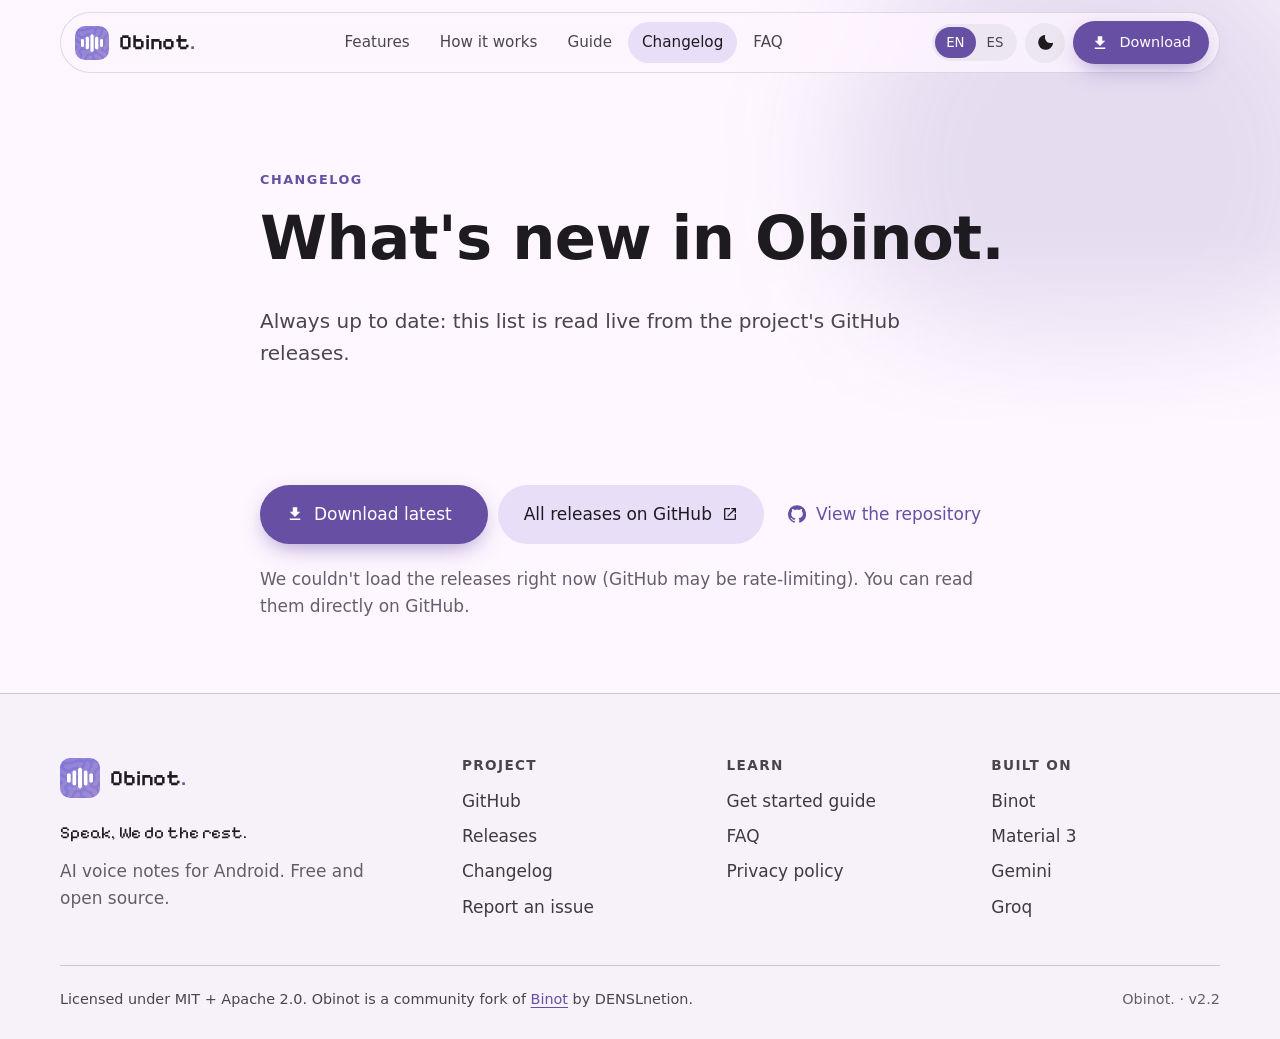
<file: docs/changelog.html>
<!DOCTYPE html>
<html lang="en" class="no-js">
<head>
<meta charset="UTF-8">
<meta name="viewport" content="width=device-width, initial-scale=1">
<script>
(function(){var d=document.documentElement;d.classList.remove('no-js');d.classList.add('js');
var t=null;try{t=localStorage.getItem('obinot-theme')}catch(e){}
if(!t){t=(window.matchMedia&&matchMedia('(prefers-color-scheme: light)').matches)?'light':'dark'}
d.setAttribute('data-theme',t);})();
</script>
<title data-i18n="k240">Changelog — Obinot.</title>
<meta name="description" content="The full release history of Obinot, updated automatically from GitHub." data-i18n-attrs="content:k241">
<meta name="theme-color" content="#141218">
<link rel="canonical" href="https://lexicoon.github.io/Obinot/changelog.html">
<meta property="og:title" content="Changelog — Obinot.">
<meta property="og:description" content="The full release history of Obinot, updated automatically from GitHub.">
<meta property="og:type" content="website">
<meta property="og:url" content="https://lexicoon.github.io/Obinot/changelog.html">
<meta property="og:image" content="https://lexicoon.github.io/Obinot/assets/cover.png">
<meta name="twitter:card" content="summary_large_image">
<link rel="icon" type="image/png" href="assets/icon.png">
<link rel="preconnect" href="https://fonts.googleapis.com">
<link rel="preconnect" href="https://fonts.gstatic.com" crossorigin>
<link href="https://fonts.googleapis.com/css2?family=Pixelify+Sans:wght@500;600;700&display=swap" rel="stylesheet">
<link rel="stylesheet" href="styles.css">
</head>
<body>
<a class="skip" href="#main"><span data-i18n="k242">Skip to content</span></a>
<div class="scroll-progress" aria-hidden="true"></div>
<header class="nav" id="nav">
  <div class="nav-inner">
    <a href="index.html" class="brand" aria-label="Obinot home">
      <img src="assets/icon.png" alt="" width="34" height="34">
      <span class="brand-word">Obinot<i>.</i></span>
    </a>
    <nav class="nav-links" id="navLinks" aria-label="Main"><a href="index.html#features"><span data-i18n="k80">Features</span></a><a href="index.html#how"><span data-i18n="k81">How it works</span></a><a href="guide.html"><span data-i18n="k82">Guide</span></a><a href="changelog.html" aria-current="page"><span data-i18n="k83">Changelog</span></a><a href="faq.html"><span data-i18n="k84">FAQ</span></a></nav>
    <div class="nav-actions">
      <div class="seg" role="group" aria-label="Language" data-i18n-attrs="aria-label:k85">
        <button type="button" data-lang="en" aria-pressed="true">EN</button>
        <button type="button" data-lang="es" aria-pressed="false">ES</button>
      </div>
      <button class="icon-btn" id="themeToggle" type="button" aria-label="Toggle theme" data-i18n-attrs="aria-label:k86">
        <svg class="i-sun" xmlns="http://www.w3.org/2000/svg" viewBox="0 0 24 24" width="20" height="20" fill="currentColor" aria-hidden="true"><path d="M12 7c-2.76 0-5 2.24-5 5s2.24 5 5 5 5-2.24 5-5-2.24-5-5-5zM2 13h2c.55 0 1-.45 1-1s-.45-1-1-1H2c-.55 0-1 .45-1 1s.45 1 1 1zm18 0h2c.55 0 1-.45 1-1s-.45-1-1-1h-2c-.55 0-1 .45-1 1s.45 1 1 1zM11 2v2c0 .55.45 1 1 1s1-.45 1-1V2c0-.55-.45-1-1-1s-1 .45-1 1zm0 18v2c0 .55.45 1 1 1s1-.45 1-1v-2c0-.55-.45-1-1-1s-1 .45-1 1zM5.99 4.58a.996.996 0 0 0-1.41 0 .996.996 0 0 0 0 1.41l1.06 1.06c.39.39 1.03.39 1.41 0s.39-1.03 0-1.41L5.99 4.58zm12.37 12.37a.996.996 0 0 0-1.41 0 .996.996 0 0 0 0 1.41l1.06 1.06c.39.39 1.03.39 1.41 0a.996.996 0 0 0 0-1.41l-1.06-1.06zm1.06-10.96a.996.996 0 0 0 0-1.41.996.996 0 0 0-1.41 0l-1.06 1.06c-.39.39-.39 1.03 0 1.41s1.03.39 1.41 0l1.06-1.06zM7.05 18.36a.996.996 0 0 0 0-1.41.996.996 0 0 0-1.41 0l-1.06 1.06c-.39.39-.39 1.03 0 1.41s1.03.39 1.41 0l1.06-1.06z"/></svg><svg class="i-moon" xmlns="http://www.w3.org/2000/svg" viewBox="0 0 24 24" width="20" height="20" fill="currentColor" aria-hidden="true"><path d="M21.64 13a9 9 0 1 1-10.63-10.6 1 1 0 0 1 1.05 1.37 7 7 0 0 0 8.21 8.21 1 1 0 0 1 1.37 1.02z"/></svg>
      </button>
      <a href="https://github.com/LexicoON/Obinot/releases/latest" class="btn btn-filled btn-sm nav-dl" data-download><svg xmlns="http://www.w3.org/2000/svg" viewBox="0 0 24 24" width="18" height="18" fill="currentColor" aria-hidden="true"><path d="M19 9h-4V3H9v6H5l7 7 7-7zM5 18v2h14v-2H5z"/></svg><span data-i18n="k87">Download</span></a>
      <button class="icon-btn nav-burger" id="navBurger" type="button" aria-expanded="false" aria-controls="navLinks" aria-label="Menu" data-i18n-attrs="aria-label:k88">
        <svg class="i-menu" xmlns="http://www.w3.org/2000/svg" viewBox="0 0 24 24" width="22" height="22" fill="currentColor" aria-hidden="true"><path d="M3 18h18v-2H3v2zm0-5h18v-2H3v2zm0-7v2h18V6H3z"/></svg><svg class="i-close" xmlns="http://www.w3.org/2000/svg" viewBox="0 0 24 24" width="22" height="22" fill="currentColor" aria-hidden="true"><path d="M19 6.41L17.59 5 12 10.59 6.41 5 5 6.41 10.59 12 5 17.59 6.41 19 12 13.41 17.59 19 19 17.59 13.41 12z"/></svg>
      </button>
    </div>
  </div>
</header>
<main id="main">
<section class="page-hero">
  <div class="hero-bg" aria-hidden="true"><span class="orb o1" data-parallax="0.1"></span></div>
  <div class="container narrow">
    <p class="eyebrow intro-1" data-i18n="k231">Changelog</p>
    <h1 class="intro-2" data-i18n="k232">What's new in Obinot.</h1>
    <p class="lead intro-3" data-i18n="k233">Always up to date: this list is read live from the project's GitHub releases.</p>
  </div>
</section>
<section class="g-section">
  <div class="container narrow">
    <div class="cl-actions reveal">
      <a href="https://github.com/LexicoON/Obinot/releases/latest" class="btn btn-filled" data-download><svg xmlns="http://www.w3.org/2000/svg" viewBox="0 0 24 24" width="18" height="18" fill="currentColor" aria-hidden="true"><path d="M19 9h-4V3H9v6H5l7 7 7-7zM5 18v2h14v-2H5z"/></svg><span data-i18n="k234">Download latest</span> <span data-version></span></a>
      <a href="https://github.com/LexicoON/Obinot/releases" class="btn btn-tonal" rel="noopener"><span data-i18n="k235">All releases on GitHub</span> <svg xmlns="http://www.w3.org/2000/svg" viewBox="0 0 24 24" width="16" height="16" fill="currentColor" aria-hidden="true"><path d="M19 19H5V5h7V3H5a2 2 0 0 0-2 2v14a2 2 0 0 0 2 2h14c1.1 0 2-.9 2-2v-7h-2v7zM14 3v2h3.59l-9.83 9.83 1.41 1.41L19 6.41V10h2V3h-7z"/></svg></a>
      <a href="https://github.com/LexicoON/Obinot" class="btn btn-text" rel="noopener"><svg xmlns="http://www.w3.org/2000/svg" viewBox="0 0 24 24" width="18" height="18" fill="currentColor" aria-hidden="true"><path d="M12 .3a12 12 0 0 0-3.8 23.38c.6.12.83-.26.83-.57v-2c-3.34.72-4.04-1.61-4.04-1.61-.55-1.39-1.34-1.76-1.34-1.76-1.08-.74.09-.73.09-.73 1.2.09 1.84 1.24 1.84 1.24 1.07 1.84 2.81 1.3 3.5 1 .11-.78.42-1.31.76-1.61-2.66-.3-5.47-1.33-5.47-5.93 0-1.31.47-2.38 1.24-3.22-.13-.3-.54-1.52.11-3.18 0 0 1-.32 3.3 1.23a11.5 11.5 0 0 1 6 0c2.28-1.55 3.29-1.23 3.29-1.23.66 1.66.25 2.88.12 3.18.77.84 1.23 1.91 1.23 3.22 0 4.61-2.81 5.62-5.48 5.92.43.37.81 1.1.81 2.22v3.29c0 .31.22.7.83.58A12 12 0 0 0 12 .3"/></svg><span><span data-i18n="k236">View the repository</span></span></a>
    </div>
    <p class="muted small" id="clLangNote" hidden><span data-i18n="k237">Release notes are written in English.</span></p>
    <div id="clList" class="cl-list" aria-live="polite">
      <div class="skeleton"></div><div class="skeleton"></div><div class="skeleton"></div>
    </div>
    <p class="muted" id="clError" hidden><span data-i18n="k238">We couldn't load the releases right now (GitHub may be rate-limiting). You can read them directly on GitHub.</span></p>
    <noscript><p><span data-i18n="k239">Enable JavaScript to see the changelog here, or read it on GitHub.</span></p></noscript>
  </div>
</section>
</main>
<footer class="footer">
  <div class="container">
    <div class="footer-top">
      <div class="footer-brand">
        <a href="index.html" class="brand"><img src="assets/icon.png" alt="" width="40" height="40"><span class="brand-word">Obinot<i>.</i></span></a>
        <p class="pixel" data-i18n="k89">Speak, We do the rest.</p>
        <p class="muted" data-i18n="k90">AI voice notes for Android. Free and open source.</p>
      </div>
      <div class="footer-col">
        <h4 data-i18n="k91">Project</h4>
        <a href="https://github.com/LexicoON/Obinot" rel="noopener">GitHub</a>
        <a href="https://github.com/LexicoON/Obinot/releases" rel="noopener">Releases</a>
        <a href="changelog.html"><span data-i18n="k92">Changelog</span></a>
        <a href="https://github.com/LexicoON/Obinot/issues" rel="noopener"><span data-i18n="k93">Report an issue</span></a>
      </div>
      <div class="footer-col">
        <h4 data-i18n="k94">Learn</h4>
        <a href="guide.html"><span data-i18n="k95">Get started guide</span></a>
        <a href="faq.html">FAQ</a>
        <a href="privacy.html"><span data-i18n="k96">Privacy policy</span></a>
      </div>
      <div class="footer-col">
        <h4 data-i18n="k97">Built on</h4>
        <a href="https://github.com/DENSLnetion/Binot" rel="noopener">Binot</a>
        <a href="https://m3.material.io/" rel="noopener">Material 3</a>
        <a href="https://ai.google.dev/" rel="noopener">Gemini</a>
        <a href="https://groq.com/" rel="noopener">Groq</a>
      </div>
    </div>
    <div class="footer-bottom">
      <p data-i18n="k98" data-i18n-html>Licensed under MIT + Apache 2.0. Obinot is a community fork of <a href="https://github.com/DENSLnetion/Binot" rel="noopener">Binot</a> by DENSLnetion.</p>
      <p class="muted">Obinot. · <span data-version>v2.2</span></p>
    </div>
  </div>
</footer>

<script src="i18n.js"></script>
<script src="app.js"></script>
</body>
</html>
</file>
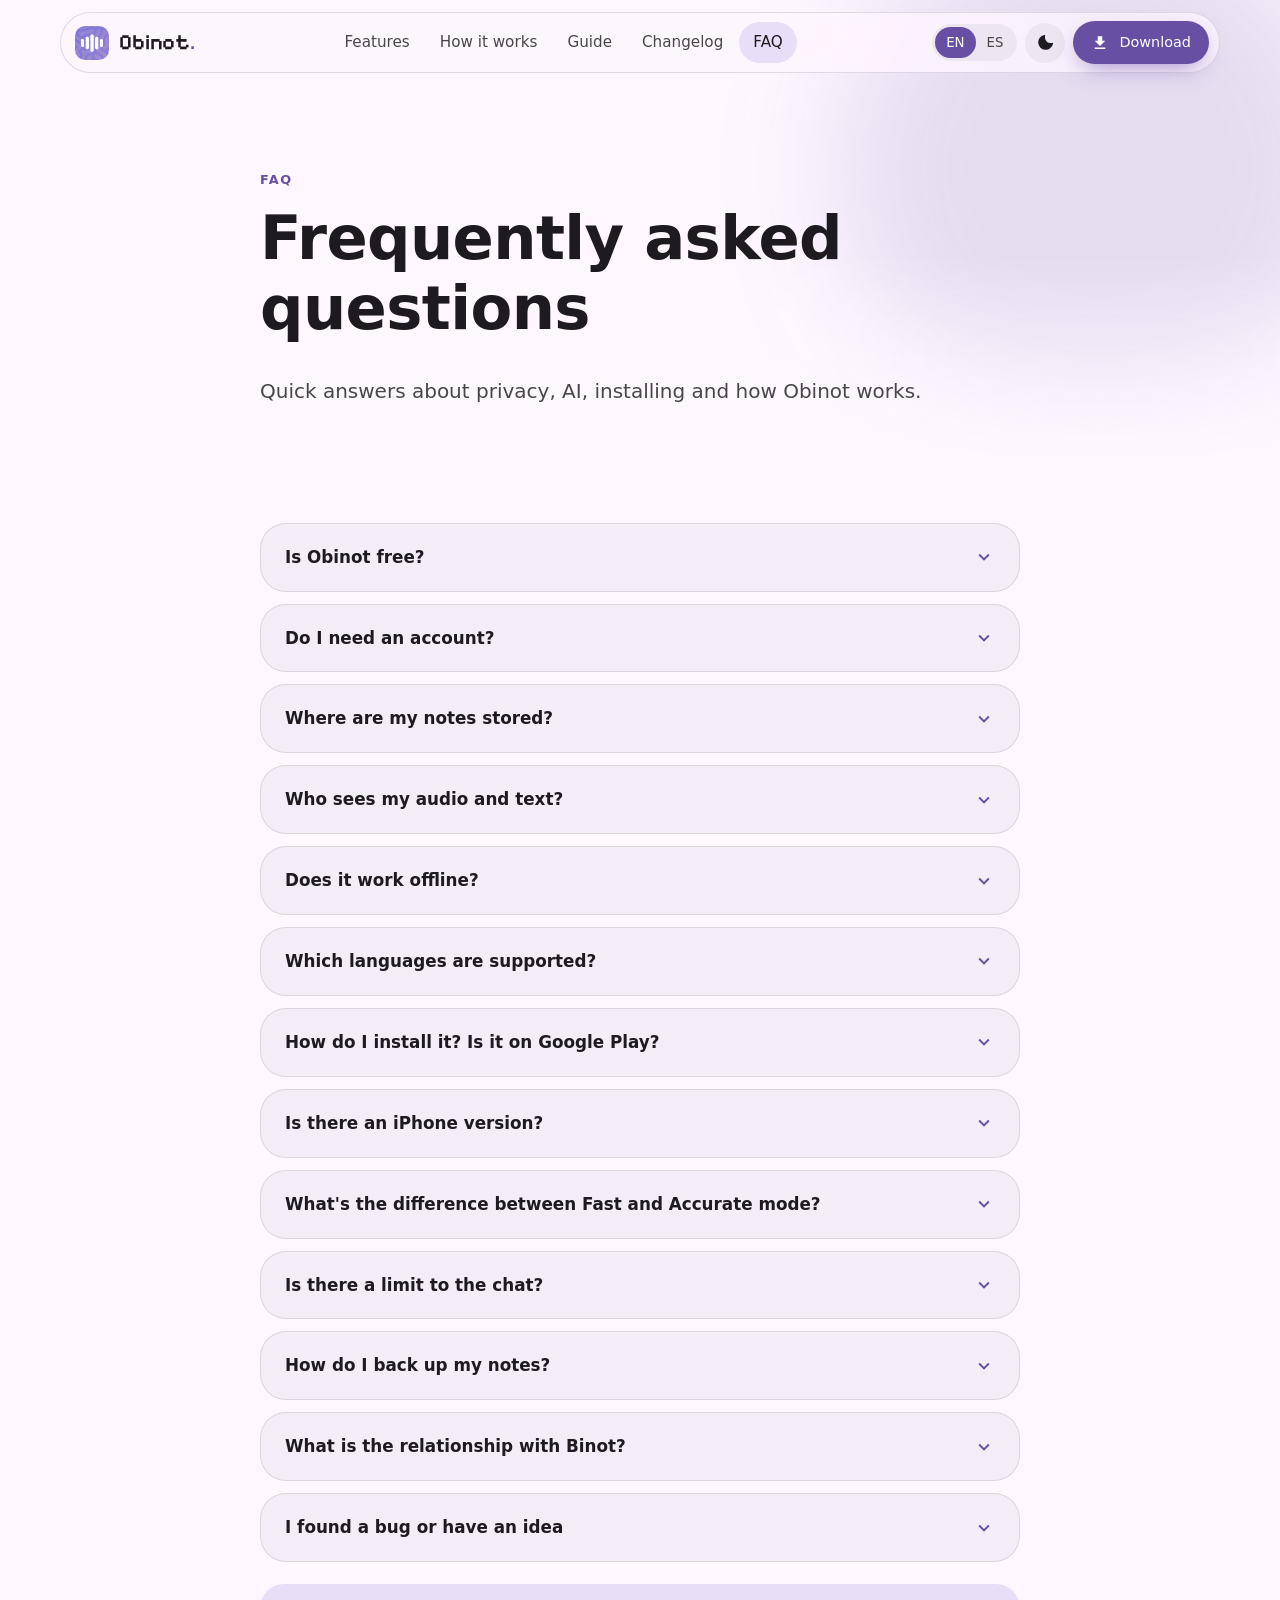
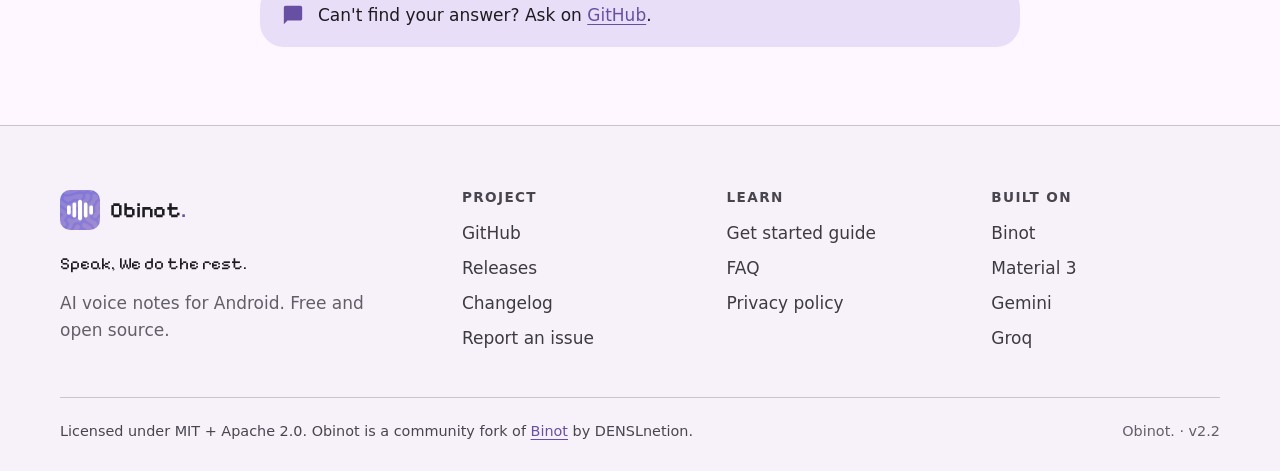
<file: docs/faq.html>
<!DOCTYPE html>
<html lang="en" class="no-js">
<head>
<meta charset="UTF-8">
<meta name="viewport" content="width=device-width, initial-scale=1">
<script>
(function(){var d=document.documentElement;d.classList.remove('no-js');d.classList.add('js');
var t=null;try{t=localStorage.getItem('obinot-theme')}catch(e){}
if(!t){t=(window.matchMedia&&matchMedia('(prefers-color-scheme: light)').matches)?'light':'dark'}
d.setAttribute('data-theme',t);})();
</script>
<title data-i18n="k194">FAQ — Obinot.</title>
<meta name="description" content="Answers about Obinot: price, privacy, AI providers, offline use, languages and installation." data-i18n-attrs="content:k195">
<meta name="theme-color" content="#141218">
<link rel="canonical" href="https://lexicoon.github.io/Obinot/faq.html">
<meta property="og:title" content="FAQ — Obinot.">
<meta property="og:description" content="Answers about Obinot: price, privacy, AI providers, offline use, languages and installation.">
<meta property="og:type" content="website">
<meta property="og:url" content="https://lexicoon.github.io/Obinot/faq.html">
<meta property="og:image" content="https://lexicoon.github.io/Obinot/assets/cover.png">
<meta name="twitter:card" content="summary_large_image">
<link rel="icon" type="image/png" href="assets/icon.png">
<link rel="preconnect" href="https://fonts.googleapis.com">
<link rel="preconnect" href="https://fonts.gstatic.com" crossorigin>
<link href="https://fonts.googleapis.com/css2?family=Pixelify+Sans:wght@500;600;700&display=swap" rel="stylesheet">
<link rel="stylesheet" href="styles.css">
</head>
<body>
<a class="skip" href="#main"><span data-i18n="k196">Skip to content</span></a>
<div class="scroll-progress" aria-hidden="true"></div>
<header class="nav" id="nav">
  <div class="nav-inner">
    <a href="index.html" class="brand" aria-label="Obinot home">
      <img src="assets/icon.png" alt="" width="34" height="34">
      <span class="brand-word">Obinot<i>.</i></span>
    </a>
    <nav class="nav-links" id="navLinks" aria-label="Main"><a href="index.html#features"><span data-i18n="k80">Features</span></a><a href="index.html#how"><span data-i18n="k81">How it works</span></a><a href="guide.html"><span data-i18n="k82">Guide</span></a><a href="changelog.html"><span data-i18n="k83">Changelog</span></a><a href="faq.html" aria-current="page"><span data-i18n="k84">FAQ</span></a></nav>
    <div class="nav-actions">
      <div class="seg" role="group" aria-label="Language" data-i18n-attrs="aria-label:k85">
        <button type="button" data-lang="en" aria-pressed="true">EN</button>
        <button type="button" data-lang="es" aria-pressed="false">ES</button>
      </div>
      <button class="icon-btn" id="themeToggle" type="button" aria-label="Toggle theme" data-i18n-attrs="aria-label:k86">
        <svg class="i-sun" xmlns="http://www.w3.org/2000/svg" viewBox="0 0 24 24" width="20" height="20" fill="currentColor" aria-hidden="true"><path d="M12 7c-2.76 0-5 2.24-5 5s2.24 5 5 5 5-2.24 5-5-2.24-5-5-5zM2 13h2c.55 0 1-.45 1-1s-.45-1-1-1H2c-.55 0-1 .45-1 1s.45 1 1 1zm18 0h2c.55 0 1-.45 1-1s-.45-1-1-1h-2c-.55 0-1 .45-1 1s.45 1 1 1zM11 2v2c0 .55.45 1 1 1s1-.45 1-1V2c0-.55-.45-1-1-1s-1 .45-1 1zm0 18v2c0 .55.45 1 1 1s1-.45 1-1v-2c0-.55-.45-1-1-1s-1 .45-1 1zM5.99 4.58a.996.996 0 0 0-1.41 0 .996.996 0 0 0 0 1.41l1.06 1.06c.39.39 1.03.39 1.41 0s.39-1.03 0-1.41L5.99 4.58zm12.37 12.37a.996.996 0 0 0-1.41 0 .996.996 0 0 0 0 1.41l1.06 1.06c.39.39 1.03.39 1.41 0a.996.996 0 0 0 0-1.41l-1.06-1.06zm1.06-10.96a.996.996 0 0 0 0-1.41.996.996 0 0 0-1.41 0l-1.06 1.06c-.39.39-.39 1.03 0 1.41s1.03.39 1.41 0l1.06-1.06zM7.05 18.36a.996.996 0 0 0 0-1.41.996.996 0 0 0-1.41 0l-1.06 1.06c-.39.39-.39 1.03 0 1.41s1.03.39 1.41 0l1.06-1.06z"/></svg><svg class="i-moon" xmlns="http://www.w3.org/2000/svg" viewBox="0 0 24 24" width="20" height="20" fill="currentColor" aria-hidden="true"><path d="M21.64 13a9 9 0 1 1-10.63-10.6 1 1 0 0 1 1.05 1.37 7 7 0 0 0 8.21 8.21 1 1 0 0 1 1.37 1.02z"/></svg>
      </button>
      <a href="https://github.com/LexicoON/Obinot/releases/latest" class="btn btn-filled btn-sm nav-dl" data-download><svg xmlns="http://www.w3.org/2000/svg" viewBox="0 0 24 24" width="18" height="18" fill="currentColor" aria-hidden="true"><path d="M19 9h-4V3H9v6H5l7 7 7-7zM5 18v2h14v-2H5z"/></svg><span data-i18n="k87">Download</span></a>
      <button class="icon-btn nav-burger" id="navBurger" type="button" aria-expanded="false" aria-controls="navLinks" aria-label="Menu" data-i18n-attrs="aria-label:k88">
        <svg class="i-menu" xmlns="http://www.w3.org/2000/svg" viewBox="0 0 24 24" width="22" height="22" fill="currentColor" aria-hidden="true"><path d="M3 18h18v-2H3v2zm0-5h18v-2H3v2zm0-7v2h18V6H3z"/></svg><svg class="i-close" xmlns="http://www.w3.org/2000/svg" viewBox="0 0 24 24" width="22" height="22" fill="currentColor" aria-hidden="true"><path d="M19 6.41L17.59 5 12 10.59 6.41 5 5 6.41 10.59 12 5 17.59 6.41 19 12 13.41 17.59 19 19 17.59 13.41 12z"/></svg>
      </button>
    </div>
  </div>
</header>
<main id="main">
<section class="page-hero">
  <div class="hero-bg" aria-hidden="true"><span class="orb o1" data-parallax="0.1"></span></div>
  <div class="container narrow">
    <p class="eyebrow intro-1" data-i18n="k164">FAQ</p>
    <h1 class="intro-2" data-i18n="k165">Frequently asked questions</h1>
    <p class="lead intro-3" data-i18n="k166">Quick answers about privacy, AI, installing and how Obinot works.</p>
  </div>
</section>
<section class="g-section">
  <div class="container narrow">
    <div class="faq-list"><details class="faq-item reveal"><summary><span data-i18n="k167">Is Obinot free?</span><svg xmlns="http://www.w3.org/2000/svg" viewBox="0 0 24 24" width="22" height="22" fill="currentColor" aria-hidden="true"><path d="M7.41 8.59L12 13.17l4.59-4.58L18 10l-6 6-6-6 1.41-1.41z"/></svg></summary><div class="faq-body"><p data-i18n="k168" data-i18n-html>Yes. The app is free and open source. The AI features use an API key from Groq or Gemini; both have free tiers. If you go past those, billing is between you and the provider.</p></div></details><details class="faq-item reveal"><summary><span data-i18n="k169">Do I need an account?</span><svg xmlns="http://www.w3.org/2000/svg" viewBox="0 0 24 24" width="22" height="22" fill="currentColor" aria-hidden="true"><path d="M7.41 8.59L12 13.17l4.59-4.58L18 10l-6 6-6-6 1.41-1.41z"/></svg></summary><div class="faq-body"><p data-i18n="k170" data-i18n-html>No. Obinot has no accounts. You only need an API key for the AI features. <a href="guide.html">Here's how to get one</a>.</p></div></details><details class="faq-item reveal"><summary><span data-i18n="k171">Where are my notes stored?</span><svg xmlns="http://www.w3.org/2000/svg" viewBox="0 0 24 24" width="22" height="22" fill="currentColor" aria-hidden="true"><path d="M7.41 8.59L12 13.17l4.59-4.58L18 10l-6 6-6-6 1.41-1.41z"/></svg></summary><div class="faq-body"><p data-i18n="k172" data-i18n-html>On your phone only. Notes, audio, labels and settings never leave the device unless you export or share them.</p></div></details><details class="faq-item reveal"><summary><span data-i18n="k173">Who sees my audio and text?</span><svg xmlns="http://www.w3.org/2000/svg" viewBox="0 0 24 24" width="22" height="22" fill="currentColor" aria-hidden="true"><path d="M7.41 8.59L12 13.17l4.59-4.58L18 10l-6 6-6-6 1.41-1.41z"/></svg></summary><div class="faq-body"><p data-i18n="k174" data-i18n-html>When you use AI, the audio or text goes directly from your phone to the provider you chose (Groq or Google Gemini) using your key. Obinot has no servers and doesn't see or relay it. See the <a href="privacy.html">privacy policy</a>.</p></div></details><details class="faq-item reveal"><summary><span data-i18n="k175">Does it work offline?</span><svg xmlns="http://www.w3.org/2000/svg" viewBox="0 0 24 24" width="22" height="22" fill="currentColor" aria-hidden="true"><path d="M7.41 8.59L12 13.17l4.59-4.58L18 10l-6 6-6-6 1.41-1.41z"/></svg></summary><div class="faq-body"><p data-i18n="k176" data-i18n-html>Recording, reading, searching, editing and organizing notes work offline, as do math formulas and diagrams. Transcription with AI, summaries and chat need an internet connection.</p></div></details><details class="faq-item reveal"><summary><span data-i18n="k177">Which languages are supported?</span><svg xmlns="http://www.w3.org/2000/svg" viewBox="0 0 24 24" width="22" height="22" fill="currentColor" aria-hidden="true"><path d="M7.41 8.59L12 13.17l4.59-4.58L18 10l-6 6-6-6 1.41-1.41z"/></svg></summary><div class="faq-body"><p data-i18n="k178" data-i18n-html>The app is available in English, Spanish and German, with an in-app language picker (and per-app language on Android 13+). The AI can answer in 23 languages.</p></div></details><details class="faq-item reveal"><summary><span data-i18n="k179">How do I install it? Is it on Google Play?</span><svg xmlns="http://www.w3.org/2000/svg" viewBox="0 0 24 24" width="22" height="22" fill="currentColor" aria-hidden="true"><path d="M7.41 8.59L12 13.17l4.59-4.58L18 10l-6 6-6-6 1.41-1.41z"/></svg></summary><div class="faq-body"><p data-i18n="k180" data-i18n-html>For now Obinot is distributed only through GitHub as an APK. <a href="guide.html#install">The guide</a> walks you through the install. It needs Android 7.0 or newer.</p></div></details><details class="faq-item reveal"><summary><span data-i18n="k181">Is there an iPhone version?</span><svg xmlns="http://www.w3.org/2000/svg" viewBox="0 0 24 24" width="22" height="22" fill="currentColor" aria-hidden="true"><path d="M7.41 8.59L12 13.17l4.59-4.58L18 10l-6 6-6-6 1.41-1.41z"/></svg></summary><div class="faq-body"><p data-i18n="k182" data-i18n-html>No, Obinot is a native Android app.</p></div></details><details class="faq-item reveal"><summary><span data-i18n="k183">What's the difference between Fast and Accurate mode?</span><svg xmlns="http://www.w3.org/2000/svg" viewBox="0 0 24 24" width="22" height="22" fill="currentColor" aria-hidden="true"><path d="M7.41 8.59L12 13.17l4.59-4.58L18 10l-6 6-6-6 1.41-1.41z"/></svg></summary><div class="faq-body"><p data-i18n="k184" data-i18n-html>Fast uses on-device transcription. Accurate records the full audio and has AI transcribe it when you open the note, which is usually more precise.</p></div></details><details class="faq-item reveal"><summary><span data-i18n="k185">Is there a limit to the chat?</span><svg xmlns="http://www.w3.org/2000/svg" viewBox="0 0 24 24" width="22" height="22" fill="currentColor" aria-hidden="true"><path d="M7.41 8.59L12 13.17l4.59-4.58L18 10l-6 6-6-6 1.41-1.41z"/></svg></summary><div class="faq-body"><p data-i18n="k186" data-i18n-html>Each note keeps up to 40 messages. You can clear the conversation to start fresh; the note itself isn't affected.</p></div></details><details class="faq-item reveal"><summary><span data-i18n="k187">How do I back up my notes?</span><svg xmlns="http://www.w3.org/2000/svg" viewBox="0 0 24 24" width="22" height="22" fill="currentColor" aria-hidden="true"><path d="M7.41 8.59L12 13.17l4.59-4.58L18 10l-6 6-6-6 1.41-1.41z"/></svg></summary><div class="faq-body"><p data-i18n="k188" data-i18n-html>Go to <b>Settings → Data &amp; System → Backup</b> for a full backup (notes, audio, labels, preferences and chats). You can also export single notes or share them as Markdown.</p></div></details><details class="faq-item reveal"><summary><span data-i18n="k189">What is the relationship with Binot?</span><svg xmlns="http://www.w3.org/2000/svg" viewBox="0 0 24 24" width="22" height="22" fill="currentColor" aria-hidden="true"><path d="M7.41 8.59L12 13.17l4.59-4.58L18 10l-6 6-6-6 1.41-1.41z"/></svg></summary><div class="faq-body"><p data-i18n="k190" data-i18n-html>Obinot is a community fork of <a href="https://github.com/DENSLnetion/Binot" rel="noopener">Binot</a> by DENSLnetion, updated for current AI models with a new design and features. It's a separate app, so both can coexist, and backups are compatible. <a href="index.html#migrate">Moving over?</a></p></div></details><details class="faq-item reveal"><summary><span data-i18n="k191">I found a bug or have an idea</span><svg xmlns="http://www.w3.org/2000/svg" viewBox="0 0 24 24" width="22" height="22" fill="currentColor" aria-hidden="true"><path d="M7.41 8.59L12 13.17l4.59-4.58L18 10l-6 6-6-6 1.41-1.41z"/></svg></summary><div class="faq-body"><p data-i18n="k192" data-i18n-html>Open an issue on <a href="https://github.com/LexicoON/Obinot/issues" rel="noopener">GitHub</a>. Pull requests are welcome too.</p></div></details></div>
    <div class="callout reveal"><svg xmlns="http://www.w3.org/2000/svg" viewBox="0 0 24 24" width="22" height="22" fill="currentColor" aria-hidden="true"><path d="M20 2H4c-1.1 0-2 .9-2 2v18l4-4h14c1.1 0 2-.9 2-2V4c0-1.1-.9-2-2-2z"/></svg><p><span data-i18n="k193" data-i18n-html>Can't find your answer? Ask on <a href="https://github.com/LexicoON/Obinot/issues" rel="noopener">GitHub</a>.</span></p></div>
  </div>
</section>
</main>
<footer class="footer">
  <div class="container">
    <div class="footer-top">
      <div class="footer-brand">
        <a href="index.html" class="brand"><img src="assets/icon.png" alt="" width="40" height="40"><span class="brand-word">Obinot<i>.</i></span></a>
        <p class="pixel" data-i18n="k89">Speak, We do the rest.</p>
        <p class="muted" data-i18n="k90">AI voice notes for Android. Free and open source.</p>
      </div>
      <div class="footer-col">
        <h4 data-i18n="k91">Project</h4>
        <a href="https://github.com/LexicoON/Obinot" rel="noopener">GitHub</a>
        <a href="https://github.com/LexicoON/Obinot/releases" rel="noopener">Releases</a>
        <a href="changelog.html"><span data-i18n="k92">Changelog</span></a>
        <a href="https://github.com/LexicoON/Obinot/issues" rel="noopener"><span data-i18n="k93">Report an issue</span></a>
      </div>
      <div class="footer-col">
        <h4 data-i18n="k94">Learn</h4>
        <a href="guide.html"><span data-i18n="k95">Get started guide</span></a>
        <a href="faq.html">FAQ</a>
        <a href="privacy.html"><span data-i18n="k96">Privacy policy</span></a>
      </div>
      <div class="footer-col">
        <h4 data-i18n="k97">Built on</h4>
        <a href="https://github.com/DENSLnetion/Binot" rel="noopener">Binot</a>
        <a href="https://m3.material.io/" rel="noopener">Material 3</a>
        <a href="https://ai.google.dev/" rel="noopener">Gemini</a>
        <a href="https://groq.com/" rel="noopener">Groq</a>
      </div>
    </div>
    <div class="footer-bottom">
      <p data-i18n="k98" data-i18n-html>Licensed under MIT + Apache 2.0. Obinot is a community fork of <a href="https://github.com/DENSLnetion/Binot" rel="noopener">Binot</a> by DENSLnetion.</p>
      <p class="muted">Obinot. · <span data-version>v2.2</span></p>
    </div>
  </div>
</footer>

<script src="i18n.js"></script>
<script src="app.js"></script>
</body>
</html>
</file>
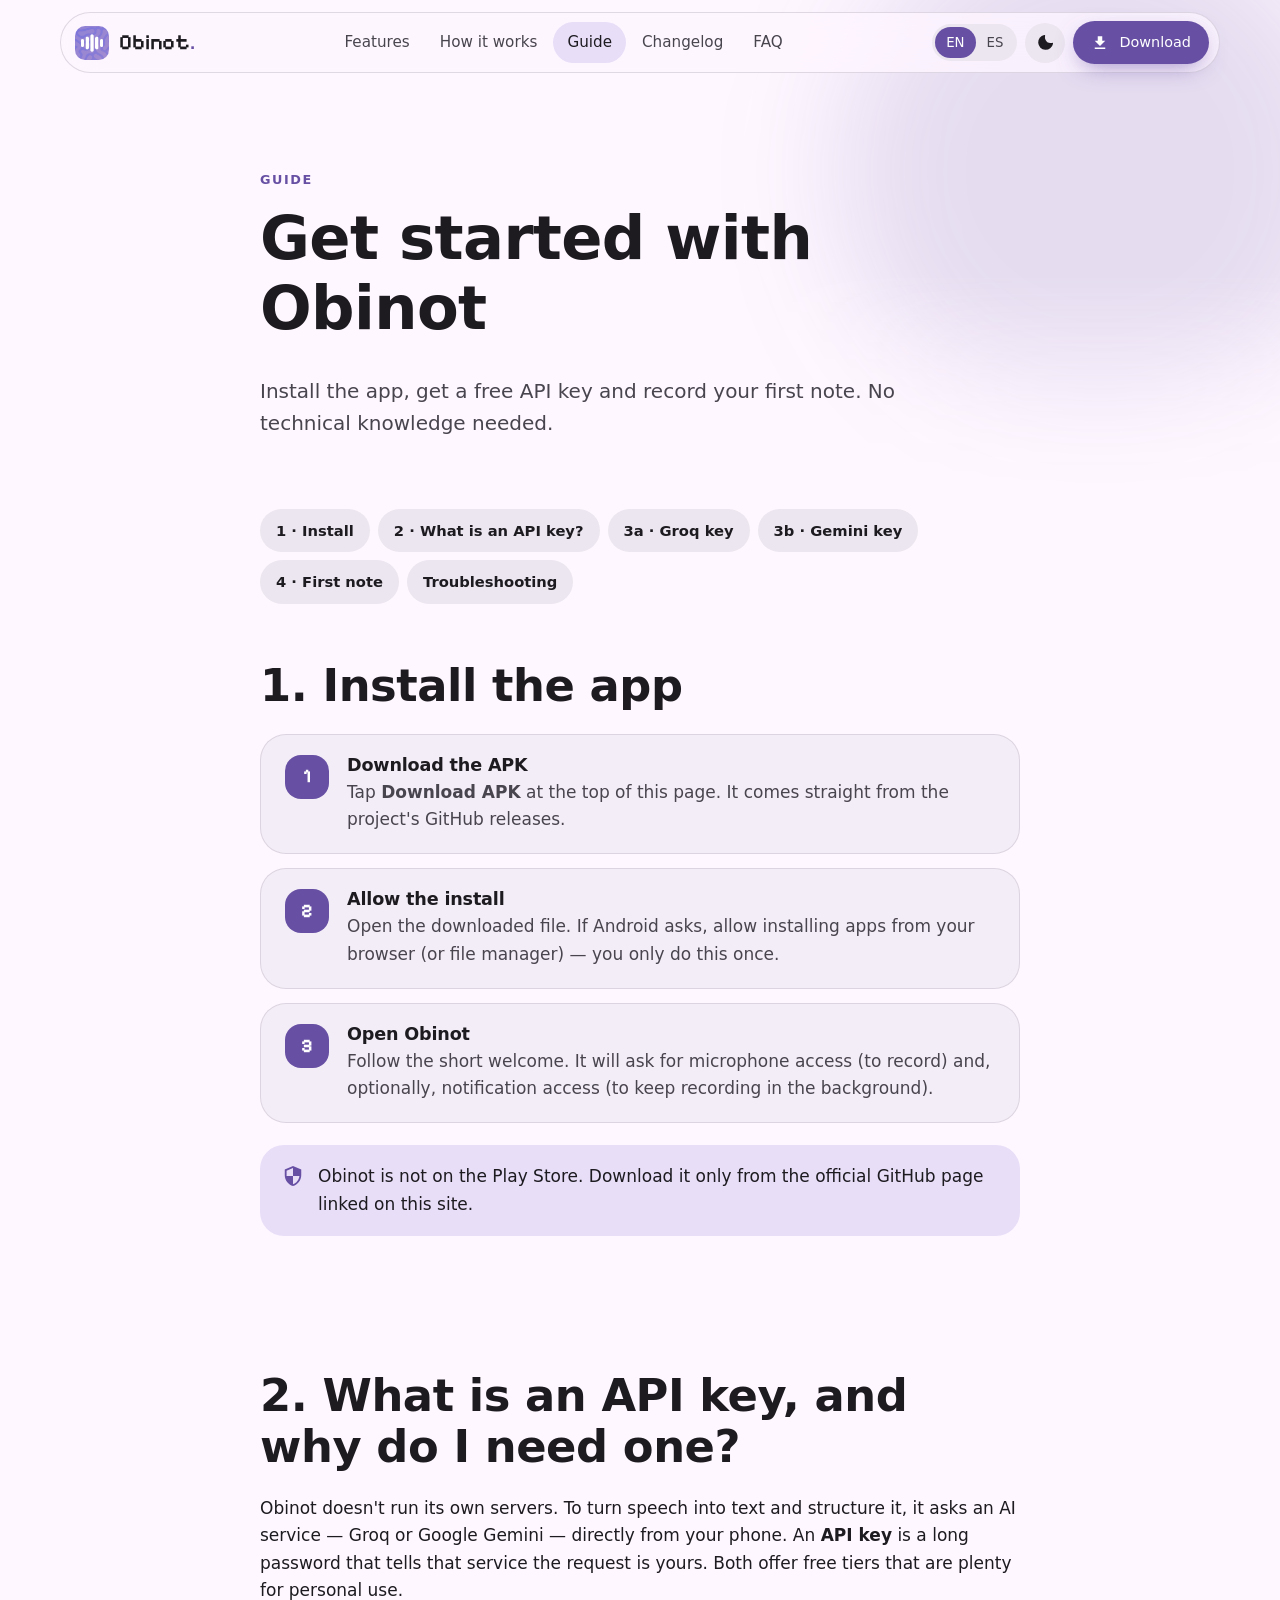
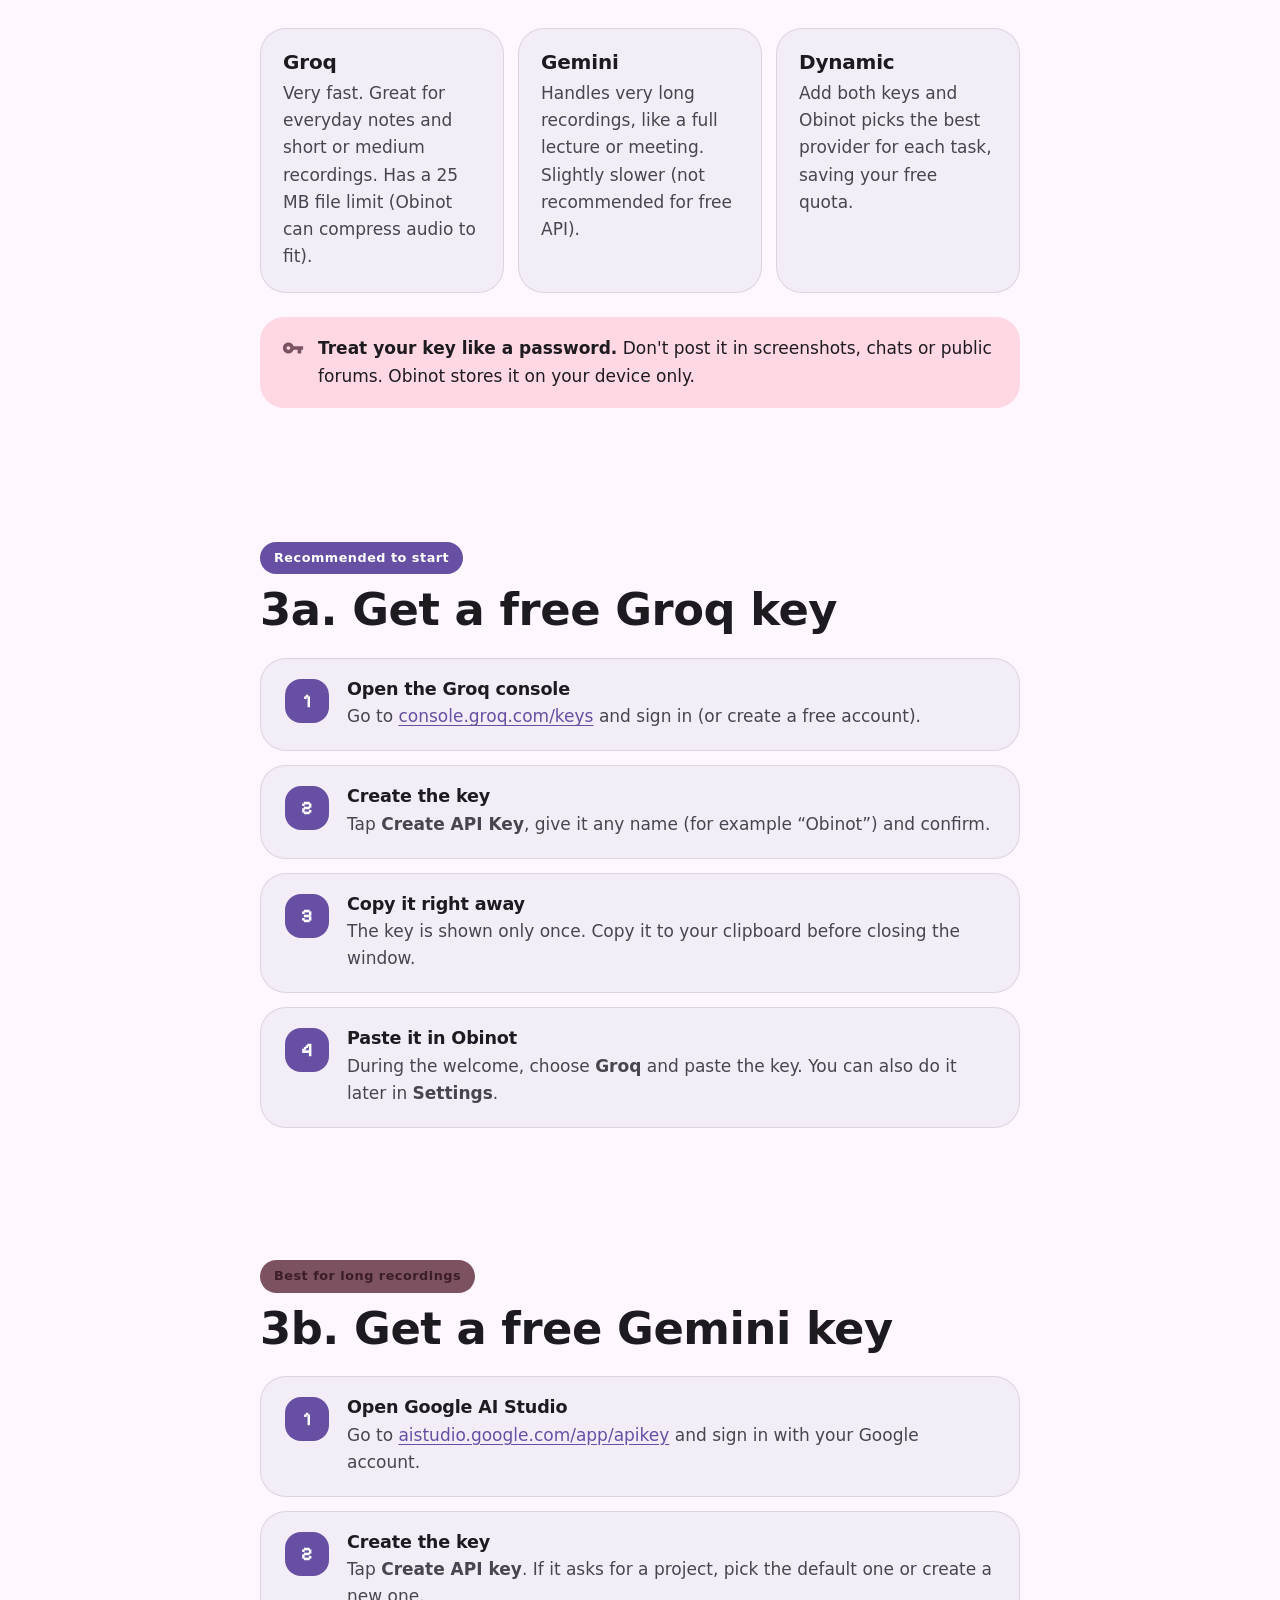
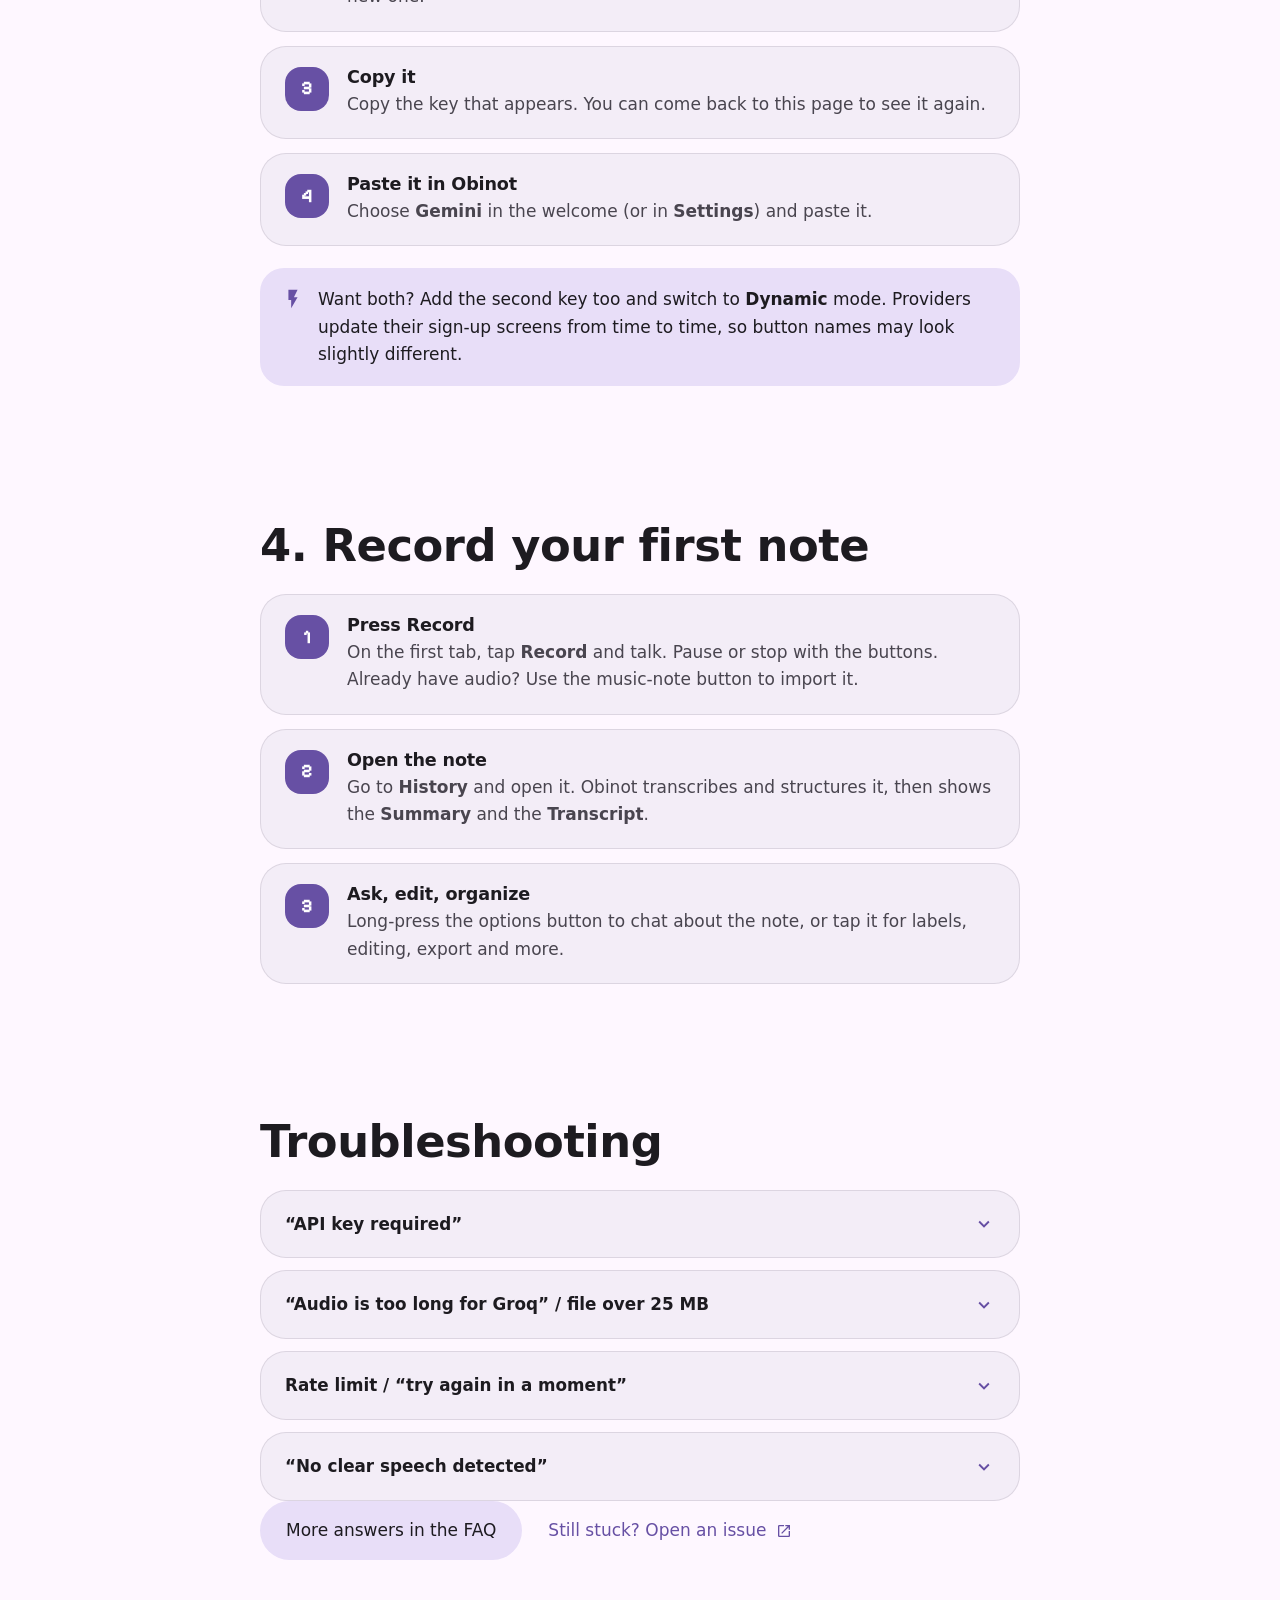
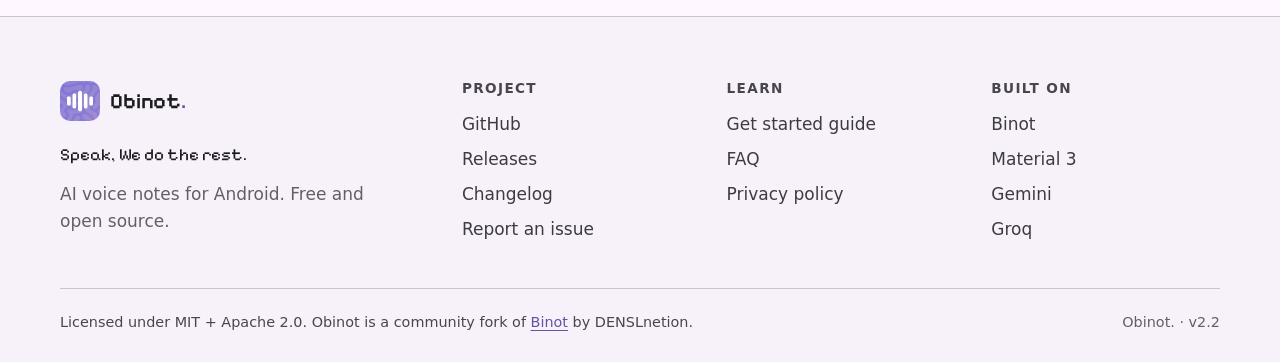
<file: docs/guide.html>
<!DOCTYPE html>
<html lang="en" class="no-js">
<head>
<meta charset="UTF-8">
<meta name="viewport" content="width=device-width, initial-scale=1">
<script>
(function(){var d=document.documentElement;d.classList.remove('no-js');d.classList.add('js');
var t=null;try{t=localStorage.getItem('obinot-theme')}catch(e){}
if(!t){t=(window.matchMedia&&matchMedia('(prefers-color-scheme: light)').matches)?'light':'dark'}
d.setAttribute('data-theme',t);})();
</script>
<title data-i18n="k161">Get started guide — Obinot.</title>
<meta name="description" content="Install Obinot and get a free Groq or Gemini API key in minutes. A step-by-step guide for people who've never made one." data-i18n-attrs="content:k162">
<meta name="theme-color" content="#141218">
<link rel="canonical" href="https://lexicoon.github.io/Obinot/guide.html">
<meta property="og:title" content="Get started guide — Obinot.">
<meta property="og:description" content="Install Obinot and get a free Groq or Gemini API key in minutes. A step-by-step guide for people who've never made one.">
<meta property="og:type" content="website">
<meta property="og:url" content="https://lexicoon.github.io/Obinot/guide.html">
<meta property="og:image" content="https://lexicoon.github.io/Obinot/assets/cover.png">
<meta name="twitter:card" content="summary_large_image">
<link rel="icon" type="image/png" href="assets/icon.png">
<link rel="preconnect" href="https://fonts.googleapis.com">
<link rel="preconnect" href="https://fonts.gstatic.com" crossorigin>
<link href="https://fonts.googleapis.com/css2?family=Pixelify+Sans:wght@500;600;700&display=swap" rel="stylesheet">
<link rel="stylesheet" href="styles.css">
</head>
<body>
<a class="skip" href="#main"><span data-i18n="k163">Skip to content</span></a>
<div class="scroll-progress" aria-hidden="true"></div>
<header class="nav" id="nav">
  <div class="nav-inner">
    <a href="index.html" class="brand" aria-label="Obinot home">
      <img src="assets/icon.png" alt="" width="34" height="34">
      <span class="brand-word">Obinot<i>.</i></span>
    </a>
    <nav class="nav-links" id="navLinks" aria-label="Main"><a href="index.html#features"><span data-i18n="k80">Features</span></a><a href="index.html#how"><span data-i18n="k81">How it works</span></a><a href="guide.html" aria-current="page"><span data-i18n="k82">Guide</span></a><a href="changelog.html"><span data-i18n="k83">Changelog</span></a><a href="faq.html"><span data-i18n="k84">FAQ</span></a></nav>
    <div class="nav-actions">
      <div class="seg" role="group" aria-label="Language" data-i18n-attrs="aria-label:k85">
        <button type="button" data-lang="en" aria-pressed="true">EN</button>
        <button type="button" data-lang="es" aria-pressed="false">ES</button>
      </div>
      <button class="icon-btn" id="themeToggle" type="button" aria-label="Toggle theme" data-i18n-attrs="aria-label:k86">
        <svg class="i-sun" xmlns="http://www.w3.org/2000/svg" viewBox="0 0 24 24" width="20" height="20" fill="currentColor" aria-hidden="true"><path d="M12 7c-2.76 0-5 2.24-5 5s2.24 5 5 5 5-2.24 5-5-2.24-5-5-5zM2 13h2c.55 0 1-.45 1-1s-.45-1-1-1H2c-.55 0-1 .45-1 1s.45 1 1 1zm18 0h2c.55 0 1-.45 1-1s-.45-1-1-1h-2c-.55 0-1 .45-1 1s.45 1 1 1zM11 2v2c0 .55.45 1 1 1s1-.45 1-1V2c0-.55-.45-1-1-1s-1 .45-1 1zm0 18v2c0 .55.45 1 1 1s1-.45 1-1v-2c0-.55-.45-1-1-1s-1 .45-1 1zM5.99 4.58a.996.996 0 0 0-1.41 0 .996.996 0 0 0 0 1.41l1.06 1.06c.39.39 1.03.39 1.41 0s.39-1.03 0-1.41L5.99 4.58zm12.37 12.37a.996.996 0 0 0-1.41 0 .996.996 0 0 0 0 1.41l1.06 1.06c.39.39 1.03.39 1.41 0a.996.996 0 0 0 0-1.41l-1.06-1.06zm1.06-10.96a.996.996 0 0 0 0-1.41.996.996 0 0 0-1.41 0l-1.06 1.06c-.39.39-.39 1.03 0 1.41s1.03.39 1.41 0l1.06-1.06zM7.05 18.36a.996.996 0 0 0 0-1.41.996.996 0 0 0-1.41 0l-1.06 1.06c-.39.39-.39 1.03 0 1.41s1.03.39 1.41 0l1.06-1.06z"/></svg><svg class="i-moon" xmlns="http://www.w3.org/2000/svg" viewBox="0 0 24 24" width="20" height="20" fill="currentColor" aria-hidden="true"><path d="M21.64 13a9 9 0 1 1-10.63-10.6 1 1 0 0 1 1.05 1.37 7 7 0 0 0 8.21 8.21 1 1 0 0 1 1.37 1.02z"/></svg>
      </button>
      <a href="https://github.com/LexicoON/Obinot/releases/latest" class="btn btn-filled btn-sm nav-dl" data-download><svg xmlns="http://www.w3.org/2000/svg" viewBox="0 0 24 24" width="18" height="18" fill="currentColor" aria-hidden="true"><path d="M19 9h-4V3H9v6H5l7 7 7-7zM5 18v2h14v-2H5z"/></svg><span data-i18n="k87">Download</span></a>
      <button class="icon-btn nav-burger" id="navBurger" type="button" aria-expanded="false" aria-controls="navLinks" aria-label="Menu" data-i18n-attrs="aria-label:k88">
        <svg class="i-menu" xmlns="http://www.w3.org/2000/svg" viewBox="0 0 24 24" width="22" height="22" fill="currentColor" aria-hidden="true"><path d="M3 18h18v-2H3v2zm0-5h18v-2H3v2zm0-7v2h18V6H3z"/></svg><svg class="i-close" xmlns="http://www.w3.org/2000/svg" viewBox="0 0 24 24" width="22" height="22" fill="currentColor" aria-hidden="true"><path d="M19 6.41L17.59 5 12 10.59 6.41 5 5 6.41 10.59 12 5 17.59 6.41 19 12 13.41 17.59 19 19 17.59 13.41 12z"/></svg>
      </button>
    </div>
  </div>
</header>
<main id="main">
<section class="page-hero">
  <div class="hero-bg" aria-hidden="true"><span class="orb o1" data-parallax="0.1"></span></div>
  <div class="container narrow">
    <p class="eyebrow intro-1" data-i18n="k99">Guide</p>
    <h1 class="intro-2" data-i18n="k100">Get started with Obinot</h1>
    <p class="lead intro-3" data-i18n="k101">Install the app, get a free API key and record your first note. No technical knowledge needed.</p>
  </div>
</section><div class="container narrow"><nav class="toc reveal" aria-label="On this page">
  <a href="#install"><span data-i18n="k102">1 · Install</span></a>
  <a href="#why-key"><span data-i18n="k103">2 · What is an API key?</span></a>
  <a href="#groq"><span data-i18n="k104">3a · Groq key</span></a>
  <a href="#gemini"><span data-i18n="k105">3b · Gemini key</span></a>
  <a href="#first"><span data-i18n="k106">4 · First note</span></a>
  <a href="#trouble"><span data-i18n="k107">Troubleshooting</span></a>
</nav></div>
<section class="g-section" id="install">
  <div class="container narrow">
    <h2 class="reveal" data-i18n="k108">1. Install the app</h2>
    <ol class="g-steps">
      <li class="g-step reveal"><span class="sn">1</span><div><h3 data-i18n="k109">Download the APK</h3><p data-i18n="k110" data-i18n-html>Tap <b>Download APK</b> at the top of this page. It comes straight from the project's GitHub releases.</p></div></li>
      <li class="g-step reveal"><span class="sn">2</span><div><h3 data-i18n="k111">Allow the install</h3><p data-i18n="k112" data-i18n-html>Open the downloaded file. If Android asks, allow installing apps from your browser (or file manager) — you only do this once.</p></div></li>
      <li class="g-step reveal"><span class="sn">3</span><div><h3 data-i18n="k113">Open Obinot</h3><p data-i18n="k114" data-i18n-html>Follow the short welcome. It will ask for microphone access (to record) and, optionally, notification access (to keep recording in the background).</p></div></li>
    </ol>
    <div class="callout reveal"><svg xmlns="http://www.w3.org/2000/svg" viewBox="0 0 24 24" width="22" height="22" fill="currentColor" aria-hidden="true"><path d="M12 1L3 5v6c0 5.55 3.84 10.74 9 12 5.16-1.26 9-6.45 9-12V5l-9-4zm0 10.99h7c-.53 4.12-3.28 7.79-7 8.94V12H5V6.3l7-3.11v8.8z"/></svg><p><span data-i18n="k115">Obinot is not on the Play Store. Download it only from the official GitHub page linked on this site.</span></p></div>
  </div>
</section>
<section class="g-section" id="why-key">
  <div class="container narrow">
    <h2 class="reveal" data-i18n="k116">2. What is an API key, and why do I need one?</h2>
    <p class="reveal" data-i18n="k117" data-i18n-html>Obinot doesn't run its own servers. To turn speech into text and structure it, it asks an AI service — Groq or Google Gemini — directly from your phone. An <b>API key</b> is a long password that tells that service the request is yours. Both offer free tiers that are plenty for personal use.</p>
    <div class="choose reveal">
      <div class="card"><h3>Groq</h3><p data-i18n="k118">Very fast. Great for everyday notes and short or medium recordings. Has a 25 MB file limit (Obinot can compress audio to fit).</p></div>
      <div class="card"><h3>Gemini</h3><p data-i18n="k119">Handles very long recordings, like a full lecture or meeting. Slightly slower (not recommended for free API).</p></div>
      <div class="card"><h3>Dynamic</h3><p data-i18n="k120">Add both keys and Obinot picks the best provider for each task, saving your free quota.</p></div>
    </div>
    <div class="callout warn reveal"><svg xmlns="http://www.w3.org/2000/svg" viewBox="0 0 24 24" width="22" height="22" fill="currentColor" aria-hidden="true"><path d="M12.65 10A5.99 5.99 0 0 0 7 6c-3.31 0-6 2.69-6 6s2.69 6 6 6a5.99 5.99 0 0 0 5.65-4H17v4h4v-4h2v-4H12.65zM7 14c-1.1 0-2-.9-2-2s.9-2 2-2 2 .9 2 2-.9 2-2 2z"/></svg><p><span data-i18n="k121" data-i18n-html><b>Treat your key like a password.</b> Don't post it in screenshots, chats or public forums. Obinot stores it on your device only.</span></p></div>
  </div>
</section>
<section class="g-section" id="groq">
  <div class="container narrow">
    <div class="g-badge reveal"><span data-i18n="k122">Recommended to start</span></div>
    <h2 class="reveal" data-i18n="k123">3a. Get a free Groq key</h2>
    <ol class="g-steps">
      <li class="g-step reveal"><span class="sn">1</span><div><h3 data-i18n="k124">Open the Groq console</h3><p data-i18n="k125" data-i18n-html>Go to <a href="https://console.groq.com/keys" rel="noopener">console.groq.com/keys</a> and sign in (or create a free account).</p></div></li>
      <li class="g-step reveal"><span class="sn">2</span><div><h3 data-i18n="k126">Create the key</h3><p data-i18n="k127" data-i18n-html>Tap <b>Create API Key</b>, give it any name (for example “Obinot”) and confirm.</p></div></li>
      <li class="g-step reveal"><span class="sn">3</span><div><h3 data-i18n="k128">Copy it right away</h3><p data-i18n="k129" data-i18n-html>The key is shown only once. Copy it to your clipboard before closing the window.</p></div></li>
      <li class="g-step reveal"><span class="sn">4</span><div><h3 data-i18n="k130">Paste it in Obinot</h3><p data-i18n="k131" data-i18n-html>During the welcome, choose <b>Groq</b> and paste the key. You can also do it later in <b>Settings</b>.</p></div></li>
    </ol>
  </div>
</section>
<section class="g-section" id="gemini">
  <div class="container narrow">
    <div class="g-badge alt reveal"><span data-i18n="k132">Best for long recordings</span></div>
    <h2 class="reveal" data-i18n="k133">3b. Get a free Gemini key</h2>
    <ol class="g-steps">
      <li class="g-step reveal"><span class="sn">1</span><div><h3 data-i18n="k134">Open Google AI Studio</h3><p data-i18n="k135" data-i18n-html>Go to <a href="https://aistudio.google.com/app/apikey" rel="noopener">aistudio.google.com/app/apikey</a> and sign in with your Google account.</p></div></li>
      <li class="g-step reveal"><span class="sn">2</span><div><h3 data-i18n="k136">Create the key</h3><p data-i18n="k137" data-i18n-html>Tap <b>Create API key</b>. If it asks for a project, pick the default one or create a new one.</p></div></li>
      <li class="g-step reveal"><span class="sn">3</span><div><h3 data-i18n="k138">Copy it</h3><p data-i18n="k139" data-i18n-html>Copy the key that appears. You can come back to this page to see it again.</p></div></li>
      <li class="g-step reveal"><span class="sn">4</span><div><h3 data-i18n="k140">Paste it in Obinot</h3><p data-i18n="k141" data-i18n-html>Choose <b>Gemini</b> in the welcome (or in <b>Settings</b>) and paste it.</p></div></li>
    </ol>
    <div class="callout reveal"><svg xmlns="http://www.w3.org/2000/svg" viewBox="0 0 24 24" width="22" height="22" fill="currentColor" aria-hidden="true"><path d="M7 2v11h3v9l7-12h-4l4-8z"/></svg><p><span data-i18n="k142" data-i18n-html>Want both? Add the second key too and switch to <b>Dynamic</b> mode. Providers update their sign-up screens from time to time, so button names may look slightly different.</span></p></div>
  </div>
</section>
<section class="g-section" id="first">
  <div class="container narrow">
    <h2 class="reveal" data-i18n="k143">4. Record your first note</h2>
    <ol class="g-steps">
      <li class="g-step reveal"><span class="sn">1</span><div><h3 data-i18n="k144">Press Record</h3><p data-i18n="k145" data-i18n-html>On the first tab, tap <b>Record</b> and talk. Pause or stop with the buttons. Already have audio? Use the music-note button to import it.</p></div></li>
      <li class="g-step reveal"><span class="sn">2</span><div><h3 data-i18n="k146">Open the note</h3><p data-i18n="k147" data-i18n-html>Go to <b>History</b> and open it. Obinot transcribes and structures it, then shows the <b>Summary</b> and the <b>Transcript</b>.</p></div></li>
      <li class="g-step reveal"><span class="sn">3</span><div><h3 data-i18n="k148">Ask, edit, organize</h3><p data-i18n="k149" data-i18n-html>Long-press the options button to chat about the note, or tap it for labels, editing, export and more.</p></div></li>
    </ol>
  </div>
</section>
<section class="g-section" id="trouble">
  <div class="container narrow">
    <h2 class="reveal" data-i18n="k158">Troubleshooting</h2>
    <div class="faq-list"><details class="faq-item reveal"><summary><span data-i18n="k150">“API key required”</span><svg xmlns="http://www.w3.org/2000/svg" viewBox="0 0 24 24" width="22" height="22" fill="currentColor" aria-hidden="true"><path d="M7.41 8.59L12 13.17l4.59-4.58L18 10l-6 6-6-6 1.41-1.41z"/></svg></summary><div class="faq-body"><p data-i18n="k151" data-i18n-html>Add your key in Settings. Recording and reading notes work without it; AI does not.</p></div></details><details class="faq-item reveal"><summary><span data-i18n="k152">“Audio is too long for Groq” / file over 25 MB</span><svg xmlns="http://www.w3.org/2000/svg" viewBox="0 0 24 24" width="22" height="22" fill="currentColor" aria-hidden="true"><path d="M7.41 8.59L12 13.17l4.59-4.58L18 10l-6 6-6-6 1.41-1.41z"/></svg></summary><div class="faq-body"><p data-i18n="k153" data-i18n-html>Turn on <b>Compression</b>, or switch to <b>Gemini</b> or <b>Dynamic</b>, which handle long audio.</p></div></details><details class="faq-item reveal"><summary><span data-i18n="k154">Rate limit / “try again in a moment”</span><svg xmlns="http://www.w3.org/2000/svg" viewBox="0 0 24 24" width="22" height="22" fill="currentColor" aria-hidden="true"><path d="M7.41 8.59L12 13.17l4.59-4.58L18 10l-6 6-6-6 1.41-1.41z"/></svg></summary><div class="faq-body"><p data-i18n="k155" data-i18n-html>Free tiers have limits. Wait a bit, add a second key from the other provider, or enable <b>API Key Rotation</b> in Advanced settings.</p></div></details><details class="faq-item reveal"><summary><span data-i18n="k156">“No clear speech detected”</span><svg xmlns="http://www.w3.org/2000/svg" viewBox="0 0 24 24" width="22" height="22" fill="currentColor" aria-hidden="true"><path d="M7.41 8.59L12 13.17l4.59-4.58L18 10l-6 6-6-6 1.41-1.41z"/></svg></summary><div class="faq-body"><p data-i18n="k157" data-i18n-html>Record closer to the source, or in a quieter place, and try again.</p></div></details></div>
    <div class="cta-row reveal">
      <a href="faq.html" class="btn btn-tonal"><span data-i18n="k159">More answers in the FAQ</span></a>
      <a href="https://github.com/LexicoON/Obinot/issues" class="btn btn-text" rel="noopener"><span data-i18n="k160">Still stuck? Open an issue</span> <svg xmlns="http://www.w3.org/2000/svg" viewBox="0 0 24 24" width="16" height="16" fill="currentColor" aria-hidden="true"><path d="M19 19H5V5h7V3H5a2 2 0 0 0-2 2v14a2 2 0 0 0 2 2h14c1.1 0 2-.9 2-2v-7h-2v7zM14 3v2h3.59l-9.83 9.83 1.41 1.41L19 6.41V10h2V3h-7z"/></svg></a>
    </div>
  </div>
</section>
</main>
<footer class="footer">
  <div class="container">
    <div class="footer-top">
      <div class="footer-brand">
        <a href="index.html" class="brand"><img src="assets/icon.png" alt="" width="40" height="40"><span class="brand-word">Obinot<i>.</i></span></a>
        <p class="pixel" data-i18n="k89">Speak, We do the rest.</p>
        <p class="muted" data-i18n="k90">AI voice notes for Android. Free and open source.</p>
      </div>
      <div class="footer-col">
        <h4 data-i18n="k91">Project</h4>
        <a href="https://github.com/LexicoON/Obinot" rel="noopener">GitHub</a>
        <a href="https://github.com/LexicoON/Obinot/releases" rel="noopener">Releases</a>
        <a href="changelog.html"><span data-i18n="k92">Changelog</span></a>
        <a href="https://github.com/LexicoON/Obinot/issues" rel="noopener"><span data-i18n="k93">Report an issue</span></a>
      </div>
      <div class="footer-col">
        <h4 data-i18n="k94">Learn</h4>
        <a href="guide.html"><span data-i18n="k95">Get started guide</span></a>
        <a href="faq.html">FAQ</a>
        <a href="privacy.html"><span data-i18n="k96">Privacy policy</span></a>
      </div>
      <div class="footer-col">
        <h4 data-i18n="k97">Built on</h4>
        <a href="https://github.com/DENSLnetion/Binot" rel="noopener">Binot</a>
        <a href="https://m3.material.io/" rel="noopener">Material 3</a>
        <a href="https://ai.google.dev/" rel="noopener">Gemini</a>
        <a href="https://groq.com/" rel="noopener">Groq</a>
      </div>
    </div>
    <div class="footer-bottom">
      <p data-i18n="k98" data-i18n-html>Licensed under MIT + Apache 2.0. Obinot is a community fork of <a href="https://github.com/DENSLnetion/Binot" rel="noopener">Binot</a> by DENSLnetion.</p>
      <p class="muted">Obinot. · <span data-version>v2.2</span></p>
    </div>
  </div>
</footer>

<script src="i18n.js"></script>
<script src="app.js"></script>
</body>
</html>
</file>
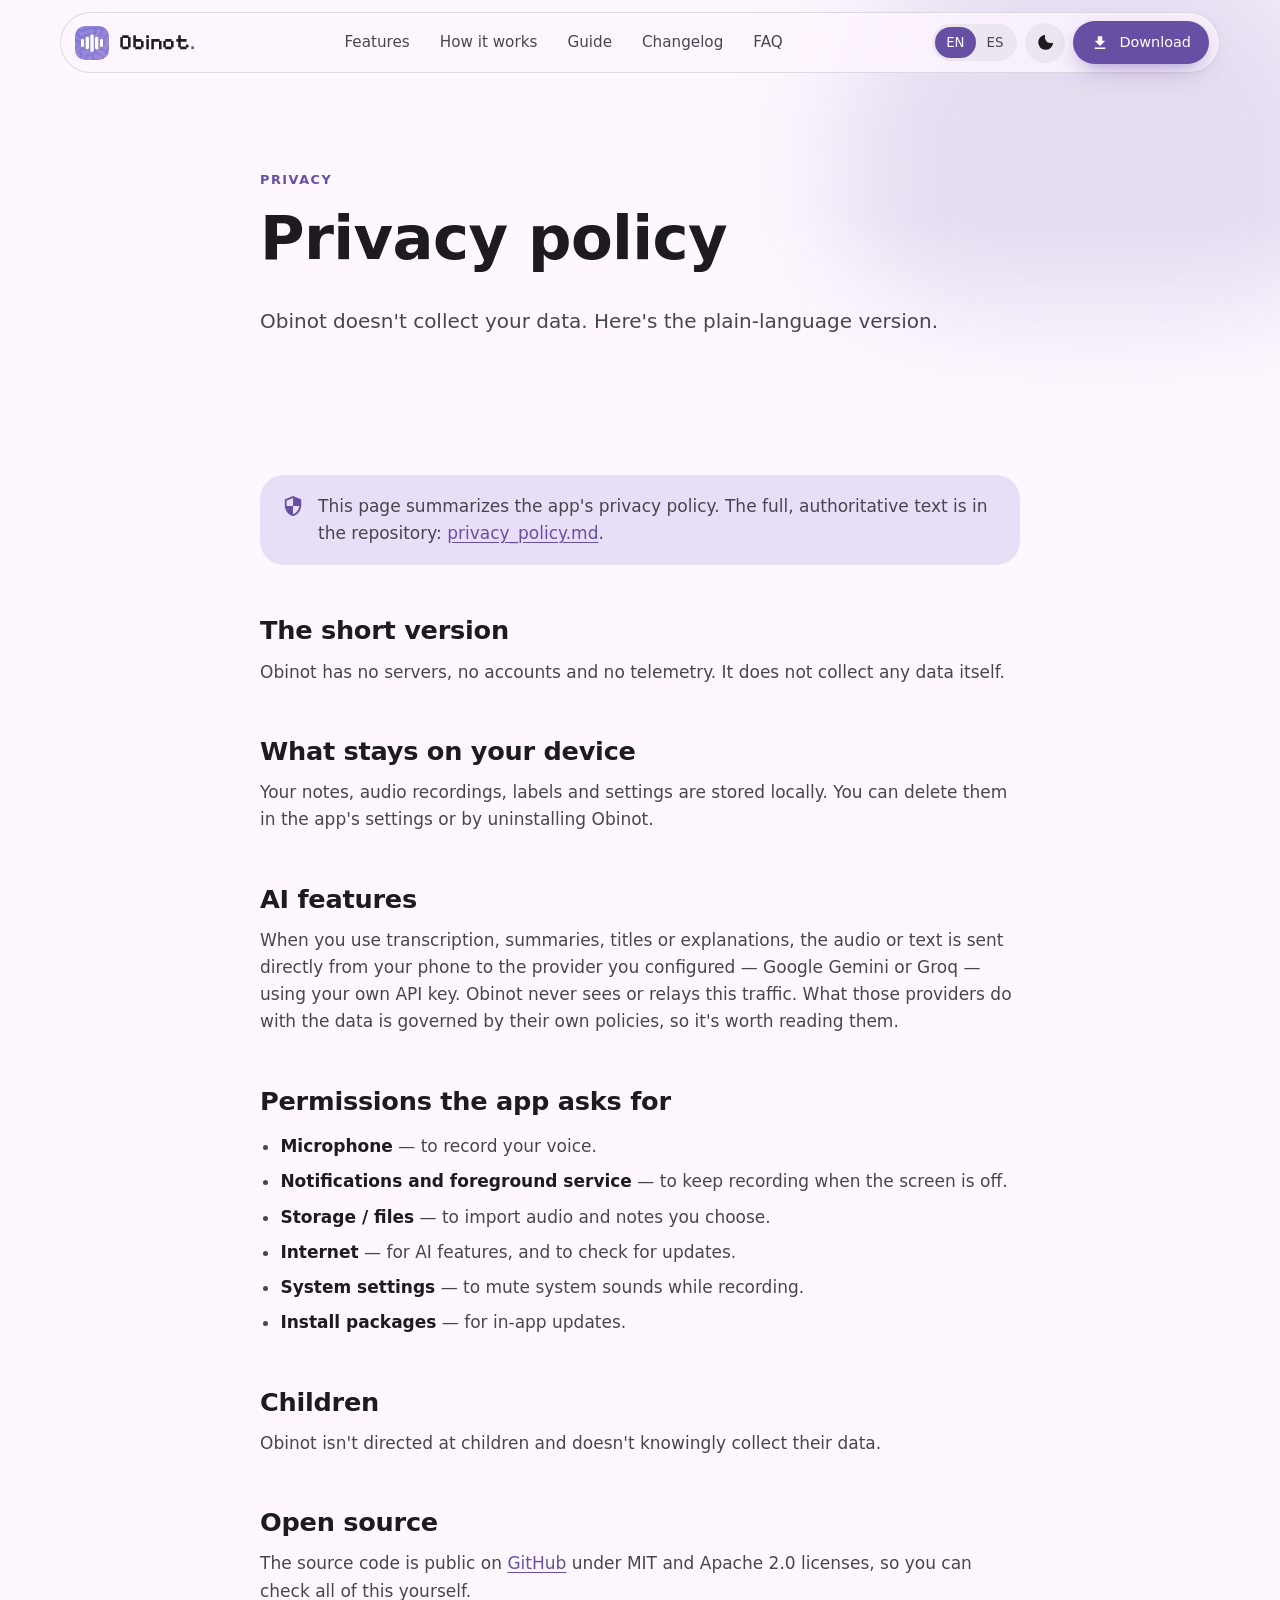
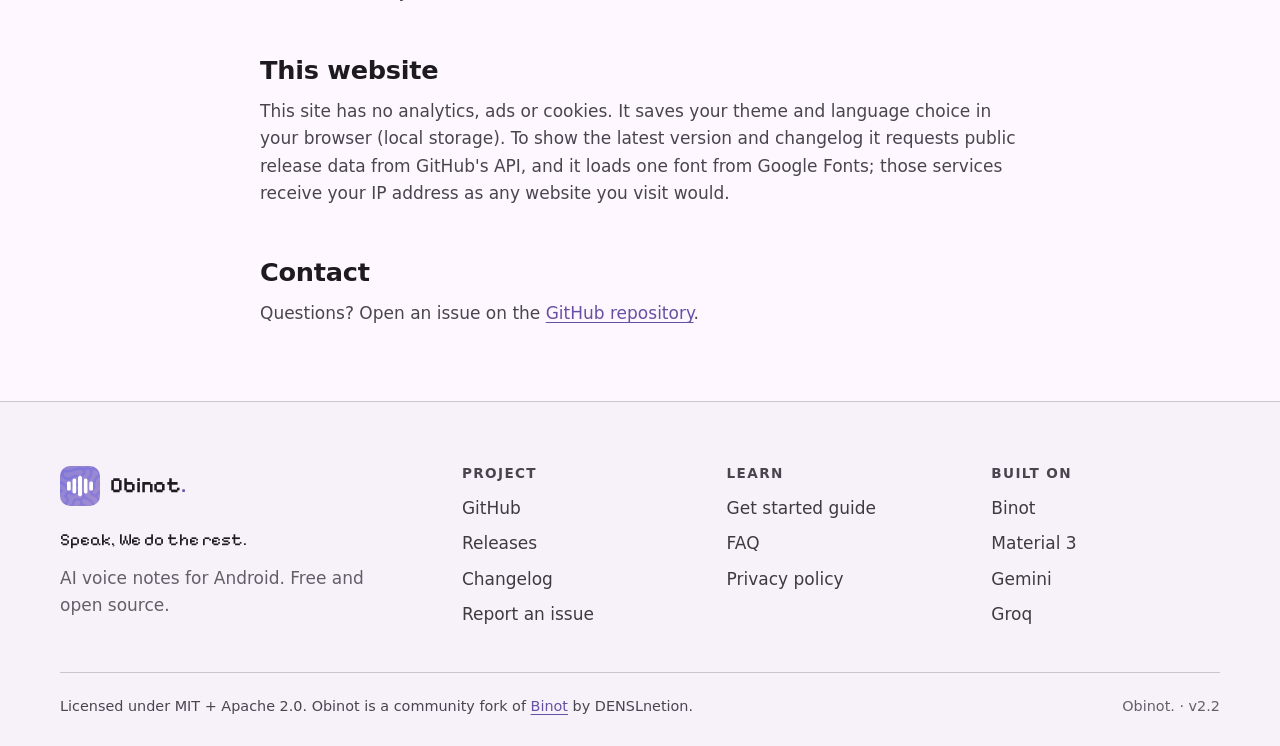
<file: docs/privacy.html>
<!DOCTYPE html>
<html lang="en" class="no-js">
<head>
<meta charset="UTF-8">
<meta name="viewport" content="width=device-width, initial-scale=1">
<script>
(function(){var d=document.documentElement;d.classList.remove('no-js');d.classList.add('js');
var t=null;try{t=localStorage.getItem('obinot-theme')}catch(e){}
if(!t){t=(window.matchMedia&&matchMedia('(prefers-color-scheme: light)').matches)?'light':'dark'}
d.setAttribute('data-theme',t);})();
</script>
<title data-i18n="k228">Privacy policy — Obinot.</title>
<meta name="description" content="Obinot has no servers, accounts or telemetry. Your notes stay on your device." data-i18n-attrs="content:k229">
<meta name="theme-color" content="#141218">
<link rel="canonical" href="https://lexicoon.github.io/Obinot/privacy.html">
<meta property="og:title" content="Privacy policy — Obinot.">
<meta property="og:description" content="Obinot has no servers, accounts or telemetry. Your notes stay on your device.">
<meta property="og:type" content="website">
<meta property="og:url" content="https://lexicoon.github.io/Obinot/privacy.html">
<meta property="og:image" content="https://lexicoon.github.io/Obinot/assets/cover.png">
<meta name="twitter:card" content="summary_large_image">
<link rel="icon" type="image/png" href="assets/icon.png">
<link rel="preconnect" href="https://fonts.googleapis.com">
<link rel="preconnect" href="https://fonts.gstatic.com" crossorigin>
<link href="https://fonts.googleapis.com/css2?family=Pixelify+Sans:wght@500;600;700&display=swap" rel="stylesheet">
<link rel="stylesheet" href="styles.css">
</head>
<body>
<a class="skip" href="#main"><span data-i18n="k230">Skip to content</span></a>
<div class="scroll-progress" aria-hidden="true"></div>
<header class="nav" id="nav">
  <div class="nav-inner">
    <a href="index.html" class="brand" aria-label="Obinot home">
      <img src="assets/icon.png" alt="" width="34" height="34">
      <span class="brand-word">Obinot<i>.</i></span>
    </a>
    <nav class="nav-links" id="navLinks" aria-label="Main"><a href="index.html#features"><span data-i18n="k80">Features</span></a><a href="index.html#how"><span data-i18n="k81">How it works</span></a><a href="guide.html"><span data-i18n="k82">Guide</span></a><a href="changelog.html"><span data-i18n="k83">Changelog</span></a><a href="faq.html"><span data-i18n="k84">FAQ</span></a></nav>
    <div class="nav-actions">
      <div class="seg" role="group" aria-label="Language" data-i18n-attrs="aria-label:k85">
        <button type="button" data-lang="en" aria-pressed="true">EN</button>
        <button type="button" data-lang="es" aria-pressed="false">ES</button>
      </div>
      <button class="icon-btn" id="themeToggle" type="button" aria-label="Toggle theme" data-i18n-attrs="aria-label:k86">
        <svg class="i-sun" xmlns="http://www.w3.org/2000/svg" viewBox="0 0 24 24" width="20" height="20" fill="currentColor" aria-hidden="true"><path d="M12 7c-2.76 0-5 2.24-5 5s2.24 5 5 5 5-2.24 5-5-2.24-5-5-5zM2 13h2c.55 0 1-.45 1-1s-.45-1-1-1H2c-.55 0-1 .45-1 1s.45 1 1 1zm18 0h2c.55 0 1-.45 1-1s-.45-1-1-1h-2c-.55 0-1 .45-1 1s.45 1 1 1zM11 2v2c0 .55.45 1 1 1s1-.45 1-1V2c0-.55-.45-1-1-1s-1 .45-1 1zm0 18v2c0 .55.45 1 1 1s1-.45 1-1v-2c0-.55-.45-1-1-1s-1 .45-1 1zM5.99 4.58a.996.996 0 0 0-1.41 0 .996.996 0 0 0 0 1.41l1.06 1.06c.39.39 1.03.39 1.41 0s.39-1.03 0-1.41L5.99 4.58zm12.37 12.37a.996.996 0 0 0-1.41 0 .996.996 0 0 0 0 1.41l1.06 1.06c.39.39 1.03.39 1.41 0a.996.996 0 0 0 0-1.41l-1.06-1.06zm1.06-10.96a.996.996 0 0 0 0-1.41.996.996 0 0 0-1.41 0l-1.06 1.06c-.39.39-.39 1.03 0 1.41s1.03.39 1.41 0l1.06-1.06zM7.05 18.36a.996.996 0 0 0 0-1.41.996.996 0 0 0-1.41 0l-1.06 1.06c-.39.39-.39 1.03 0 1.41s1.03.39 1.41 0l1.06-1.06z"/></svg><svg class="i-moon" xmlns="http://www.w3.org/2000/svg" viewBox="0 0 24 24" width="20" height="20" fill="currentColor" aria-hidden="true"><path d="M21.64 13a9 9 0 1 1-10.63-10.6 1 1 0 0 1 1.05 1.37 7 7 0 0 0 8.21 8.21 1 1 0 0 1 1.37 1.02z"/></svg>
      </button>
      <a href="https://github.com/LexicoON/Obinot/releases/latest" class="btn btn-filled btn-sm nav-dl" data-download><svg xmlns="http://www.w3.org/2000/svg" viewBox="0 0 24 24" width="18" height="18" fill="currentColor" aria-hidden="true"><path d="M19 9h-4V3H9v6H5l7 7 7-7zM5 18v2h14v-2H5z"/></svg><span data-i18n="k87">Download</span></a>
      <button class="icon-btn nav-burger" id="navBurger" type="button" aria-expanded="false" aria-controls="navLinks" aria-label="Menu" data-i18n-attrs="aria-label:k88">
        <svg class="i-menu" xmlns="http://www.w3.org/2000/svg" viewBox="0 0 24 24" width="22" height="22" fill="currentColor" aria-hidden="true"><path d="M3 18h18v-2H3v2zm0-5h18v-2H3v2zm0-7v2h18V6H3z"/></svg><svg class="i-close" xmlns="http://www.w3.org/2000/svg" viewBox="0 0 24 24" width="22" height="22" fill="currentColor" aria-hidden="true"><path d="M19 6.41L17.59 5 12 10.59 6.41 5 5 6.41 10.59 12 5 17.59 6.41 19 12 13.41 17.59 19 19 17.59 13.41 12z"/></svg>
      </button>
    </div>
  </div>
</header>
<main id="main">
<section class="page-hero">
  <div class="hero-bg" aria-hidden="true"><span class="orb o1" data-parallax="0.1"></span></div>
  <div class="container narrow">
    <p class="eyebrow intro-1" data-i18n="k197">Privacy</p>
    <h1 class="intro-2" data-i18n="k198">Privacy policy</h1>
    <p class="lead intro-3" data-i18n="k199">Obinot doesn't collect your data. Here's the plain-language version.</p>
  </div>
</section>
<section class="g-section">
  <div class="container narrow prose">
    <div class="callout reveal"><svg xmlns="http://www.w3.org/2000/svg" viewBox="0 0 24 24" width="22" height="22" fill="currentColor" aria-hidden="true"><path d="M12 1L3 5v6c0 5.55 3.84 10.74 9 12 5.16-1.26 9-6.45 9-12V5l-9-4zm0 10.99h7c-.53 4.12-3.28 7.79-7 8.94V12H5V6.3l7-3.11v8.8z"/></svg><p><span data-i18n="k212" data-i18n-html>This page summarizes the app's privacy policy. The full, authoritative text is in the repository: <a href="https://github.com/LexicoON/Obinot/blob/main/privacy_policy.md" rel="noopener">privacy_policy.md</a>.</span></p></div>

    <h2 class="reveal" data-i18n="k213">The short version</h2>
    <p class="reveal" data-i18n="k214">Obinot has no servers, no accounts and no telemetry. It does not collect any data itself.</p>

    <h2 class="reveal" data-i18n="k215">What stays on your device</h2>
    <p class="reveal" data-i18n="k216">Your notes, audio recordings, labels and settings are stored locally. You can delete them in the app's settings or by uninstalling Obinot.</p>

    <h2 class="reveal" data-i18n="k217">AI features</h2>
    <p class="reveal" data-i18n="k218">When you use transcription, summaries, titles or explanations, the audio or text is sent directly from your phone to the provider you configured — Google Gemini or Groq — using your own API key. Obinot never sees or relays this traffic. What those providers do with the data is governed by their own policies, so it's worth reading them.</p>

    <h2 class="reveal" data-i18n="k219">Permissions the app asks for</h2>
    <ul class="reveal"><li><b data-i18n="k200">Microphone</b> — <span data-i18n="k201">to record your voice.</span></li><li><b data-i18n="k202">Notifications and foreground service</b> — <span data-i18n="k203">to keep recording when the screen is off.</span></li><li><b data-i18n="k204">Storage / files</b> — <span data-i18n="k205">to import audio and notes you choose.</span></li><li><b data-i18n="k206">Internet</b> — <span data-i18n="k207">for AI features, and to check for updates.</span></li><li><b data-i18n="k208">System settings</b> — <span data-i18n="k209">to mute system sounds while recording.</span></li><li><b data-i18n="k210">Install packages</b> — <span data-i18n="k211">for in-app updates.</span></li></ul>

    <h2 class="reveal" data-i18n="k220">Children</h2>
    <p class="reveal" data-i18n="k221">Obinot isn't directed at children and doesn't knowingly collect their data.</p>

    <h2 class="reveal" data-i18n="k222">Open source</h2>
    <p class="reveal" data-i18n="k223" data-i18n-html>The source code is public on <a href="https://github.com/LexicoON/Obinot" rel="noopener">GitHub</a> under MIT and Apache 2.0 licenses, so you can check all of this yourself.</p>

    <h2 class="reveal" data-i18n="k224">This website</h2>
    <p class="reveal" data-i18n="k225">This site has no analytics, ads or cookies. It saves your theme and language choice in your browser (local storage). To show the latest version and changelog it requests public release data from GitHub's API, and it loads one font from Google Fonts; those services receive your IP address as any website you visit would.</p>

    <h2 class="reveal" data-i18n="k226">Contact</h2>
    <p class="reveal" data-i18n="k227" data-i18n-html>Questions? Open an issue on the <a href="https://github.com/LexicoON/Obinot/issues" rel="noopener">GitHub repository</a>.</p>
  </div>
</section>
</main>
<footer class="footer">
  <div class="container">
    <div class="footer-top">
      <div class="footer-brand">
        <a href="index.html" class="brand"><img src="assets/icon.png" alt="" width="40" height="40"><span class="brand-word">Obinot<i>.</i></span></a>
        <p class="pixel" data-i18n="k89">Speak, We do the rest.</p>
        <p class="muted" data-i18n="k90">AI voice notes for Android. Free and open source.</p>
      </div>
      <div class="footer-col">
        <h4 data-i18n="k91">Project</h4>
        <a href="https://github.com/LexicoON/Obinot" rel="noopener">GitHub</a>
        <a href="https://github.com/LexicoON/Obinot/releases" rel="noopener">Releases</a>
        <a href="changelog.html"><span data-i18n="k92">Changelog</span></a>
        <a href="https://github.com/LexicoON/Obinot/issues" rel="noopener"><span data-i18n="k93">Report an issue</span></a>
      </div>
      <div class="footer-col">
        <h4 data-i18n="k94">Learn</h4>
        <a href="guide.html"><span data-i18n="k95">Get started guide</span></a>
        <a href="faq.html">FAQ</a>
        <a href="privacy.html"><span data-i18n="k96">Privacy policy</span></a>
      </div>
      <div class="footer-col">
        <h4 data-i18n="k97">Built on</h4>
        <a href="https://github.com/DENSLnetion/Binot" rel="noopener">Binot</a>
        <a href="https://m3.material.io/" rel="noopener">Material 3</a>
        <a href="https://ai.google.dev/" rel="noopener">Gemini</a>
        <a href="https://groq.com/" rel="noopener">Groq</a>
      </div>
    </div>
    <div class="footer-bottom">
      <p data-i18n="k98" data-i18n-html>Licensed under MIT + Apache 2.0. Obinot is a community fork of <a href="https://github.com/DENSLnetion/Binot" rel="noopener">Binot</a> by DENSLnetion.</p>
      <p class="muted">Obinot. · <span data-version>v2.2</span></p>
    </div>
  </div>
</footer>

<script src="i18n.js"></script>
<script src="app.js"></script>
</body>
</html>
</file>
<file: docs/styles.css>
/* ==========================================================
   Obinot. — site styles
   Material 3 Expressive-inspired: pill shapes, tonal surfaces,
   springy motion. Tokens follow the app's default (violet) theme.
   ========================================================== */

:root,
:root[data-theme="dark"] {
  --bg: #141218;
  --surface: #1d1b20;
  --surface-2: #211f26;
  --surface-3: #2b2930;
  --on: #e6e0e9;
  --muted: #cac4d0;
  --outline: #49454f;
  --primary: #d0bcff;
  --on-primary: #381e72;
  --primary-c: #4f378b;
  --on-primary-c: #eaddff;
  --secondary: #ccc2dc;
  --secondary-c: #4a4458;
  --tertiary: #efb8c8;
  --tertiary-c: #633b48;
  --glow-1: rgba(208, 188, 255, 0.22);
  --glow-2: rgba(239, 184, 200, 0.16);
  --shadow: 0 24px 60px -20px rgba(0, 0, 0, 0.7);
  --nav-bg: rgba(29, 27, 32, 0.72);
  color-scheme: dark;
}

:root[data-theme="light"] {
  --bg: #fef7ff;
  --surface: #f7f2fa;
  --surface-2: #f3edf7;
  --surface-3: #ece6f0;
  --on: #1d1b20;
  --muted: #49454f;
  --outline: #cac4d0;
  --primary: #6750a4;
  --on-primary: #ffffff;
  --primary-c: #eaddff;
  --on-primary-c: #21005d;
  --secondary: #625b71;
  --secondary-c: #e8def8;
  --tertiary: #7d5260;
  --tertiary-c: #ffd8e4;
  --glow-1: rgba(103, 80, 164, 0.16);
  --glow-2: rgba(125, 82, 96, 0.12);
  --shadow: 0 24px 60px -24px rgba(56, 30, 114, 0.35);
  --nav-bg: rgba(254, 247, 255, 0.78);
  color-scheme: light;
}

*, *::before, *::after { box-sizing: border-box; }
html { scroll-behavior: smooth; -webkit-text-size-adjust: 100%; }
body {
  margin: 0;
  background: var(--bg);
  color: var(--on);
  font-family: Roboto, "Google Sans", system-ui, -apple-system, "Segoe UI", sans-serif;
  font-size: 17px;
  line-height: 1.6;
  overflow-x: hidden;
  transition: background-color .35s ease, color .35s ease;
}
img { max-width: 100%; height: auto; }
a { color: var(--primary); text-underline-offset: 3px; }
h1, h2, h3, h4 { line-height: 1.15; margin: 0 0 .5em; letter-spacing: -0.01em; }
h2 { font-size: clamp(1.8rem, 4.2vw, 2.8rem); font-weight: 700; }
h3 { font-size: 1.25rem; font-weight: 700; }
p { margin: 0 0 1em; }
code { font-family: ui-monospace, "SFMono-Regular", Menlo, monospace; font-size: .9em; background: var(--surface-3); padding: .1em .4em; border-radius: 8px; }
.muted { color: var(--muted); opacity: .85; }
.small { font-size: .9rem; }
.pixel { font-family: "Pixelify Sans", "Courier New", monospace; letter-spacing: 0; }
.container { width: min(1160px, 100% - 40px); margin-inline: auto; }
.container.narrow { width: min(760px, 100% - 40px); }
.skip { position: absolute; left: -999px; top: 8px; background: var(--primary); color: var(--on-primary); padding: 10px 16px; border-radius: 99px; z-index: 100; }
.skip:focus { left: 12px; }
:focus-visible { outline: 3px solid var(--primary); outline-offset: 3px; border-radius: 8px; }

/* language / theme variants of the same image */
html[lang="es"] .only-en, html:not([lang="es"]) .only-es { display: none !important; }
:root[data-theme="light"] .only-dark, :root:not([data-theme="light"]) .only-light { display: none !important; }

/* ---------- Scroll progress ---------- */
.scroll-progress { position: fixed; inset: 0 0 auto 0; height: 3px; z-index: 60; transform-origin: 0 50%; transform: scaleX(var(--p, 0)); background: linear-gradient(90deg, var(--primary), var(--tertiary)); }

/* ---------- Nav ---------- */
.nav { position: fixed; top: 12px; inset-inline: 0; z-index: 50; padding-inline: 12px; pointer-events: none; }
.nav-inner {
  pointer-events: auto;
  width: min(1160px, 100%); margin-inline: auto;
  display: flex; align-items: center; gap: 12px;
  padding: 8px 10px 8px 14px;
  background: var(--nav-bg);
  -webkit-backdrop-filter: blur(18px) saturate(1.4); backdrop-filter: blur(18px) saturate(1.4);
  border: 1px solid color-mix(in srgb, var(--outline) 60%, transparent);
  border-radius: 99px;
  transition: box-shadow .3s ease, transform .3s ease;
  max-width: 100%;
}
.nav.scrolled .nav-inner { box-shadow: var(--shadow); }
.brand { display: inline-flex; align-items: center; gap: 10px; text-decoration: none; color: var(--on); min-width: 0; }
.brand img { border-radius: 10px; display: block; }
.brand-word { font-family: "Pixelify Sans", "Courier New", monospace; font-weight: 600; font-size: 1.35rem; white-space: nowrap; overflow: hidden; text-overflow: ellipsis; }
.brand-word i { font-style: normal; color: var(--primary); }
.nav-links { display: flex; gap: 2px; margin-inline: auto; }
.nav-links a { text-decoration: none; color: var(--muted); padding: 8px 14px; border-radius: 99px; font-weight: 500; font-size: .95rem; transition: background .2s, color .2s; }
.nav-links a:hover { background: var(--surface-3); color: var(--on); }
.nav-links a[aria-current="page"] { background: var(--secondary-c); color: var(--on); }
.nav-actions { display: flex; align-items: center; gap: 8px; }
.seg { display: inline-flex; background: var(--surface-3); border-radius: 99px; padding: 3px; }
.seg button { border: 0; background: transparent; color: var(--muted); font: 600 .78rem/1 inherit; font-family: inherit; padding: 8px 11px; border-radius: 99px; cursor: pointer; transition: background .25s, color .25s, transform .25s; }
.seg button[aria-pressed="true"] { background: var(--primary); color: var(--on-primary); }
.icon-btn { width: 40px; height: 40px; border-radius: 50%; border: 0; background: var(--surface-3); color: var(--on); display: grid; place-items: center; cursor: pointer; transition: transform .35s cubic-bezier(.34,1.56,.64,1), background .2s; }
.icon-btn:hover { transform: scale(1.1) rotate(8deg); }
.icon-btn:active { transform: scale(.92); }
.i-sun { display: none; } .i-moon { display: block; }
:root[data-theme="dark"] .i-sun { display: block; } :root[data-theme="dark"] .i-moon { display: none; }
.nav-burger { display: none; }
.nav-burger .i-close { display: none; }
.nav-burger[aria-expanded="true"] .i-menu { display: none; }
.nav-burger[aria-expanded="true"] .i-close { display: block; }

/* ---------- Buttons ---------- */
.btn { --r: 99px; display: inline-flex; align-items: center; justify-content: center; gap: 10px; border: 0; cursor: pointer; text-decoration: none; font: 600 1rem/1 inherit; font-family: inherit; padding: 16px 26px; border-radius: var(--r); transition: transform .35s cubic-bezier(.34,1.56,.64,1), border-radius .3s, background .2s, box-shadow .3s; white-space: nowrap; }
.btn:hover { transform: translateY(-2px) scale(1.03); --r: 18px; }
.btn:active { transform: scale(.96); }
.btn-lg { padding: 18px 30px; font-size: 1.05rem; }
.btn-sm { padding: 10px 18px; font-size: .9rem; }
.btn-filled { background: var(--primary); color: var(--on-primary); box-shadow: 0 8px 24px -8px color-mix(in srgb, var(--primary) 70%, transparent); }
.btn-tonal { background: var(--secondary-c); color: var(--on); }
.btn-text { background: transparent; color: var(--primary); padding-inline: 14px; }
.btn-text:hover { background: var(--surface-3); }
.cta-row { display: flex; flex-wrap: wrap; gap: 12px; align-items: center; }
.cta-row.center { justify-content: center; margin-top: 36px; }

/* ---------- Typography blocks ---------- */
.eyebrow { font-weight: 700; letter-spacing: .12em; text-transform: uppercase; font-size: .8rem; color: var(--primary); margin-bottom: 14px; }
.lead { font-size: clamp(1.05rem, 2vw, 1.25rem); color: var(--muted); max-width: 56ch; }
.pill-tag { display: inline-block; background: var(--secondary-c); color: var(--on); padding: 8px 16px; border-radius: 99px; font-size: .88rem; font-weight: 600; margin-bottom: 22px; }
.wordmark { font-family: "Pixelify Sans", "Courier New", monospace; font-weight: 600; font-size: clamp(4rem, 13vw, 8.5rem); line-height: .95; letter-spacing: -0.02em; margin: 0 0 8px; }
.wordmark.sm { font-size: clamp(3rem, 9vw, 5.5rem); }
.wordmark .dot { color: var(--primary); display: inline-block; animation: dotPulse 2.6s ease-in-out infinite; transform-origin: 50% 85%; }
@keyframes dotPulse { 0%, 100% { transform: scale(1); } 50% { transform: scale(1.35) translateY(-4px); color: var(--tertiary); } }
.slogan { font-family: "Pixelify Sans", "Courier New", monospace; font-size: clamp(1.4rem, 3.6vw, 2.2rem); font-weight: 500; line-height: 1.2; margin: 0 0 22px; color: var(--on); }
.slogan span { display: inline-block; }
.slogan span:last-child { color: var(--primary); }
.slogan.sm { font-size: clamp(1.3rem, 3vw, 1.8rem); }
.section { padding: clamp(72px, 11vw, 140px) 0; position: relative; }
.section-head { max-width: 720px; margin: 0 auto clamp(40px, 6vw, 72px); text-align: center; }
.section-head p:not(.eyebrow) { color: var(--muted); font-size: 1.1rem; }
section[id] { scroll-margin-top: 90px; }

/* ---------- Hero ---------- */
.hero { position: relative; padding: clamp(120px, 16vw, 170px) 0 clamp(40px, 8vw, 90px); overflow: clip; }
.hero-bg { position: absolute; inset: 0; pointer-events: none; overflow: hidden; }
.orb { position: absolute; border-radius: 50%; filter: blur(60px); }
.orb.o1 { width: 520px; height: 520px; background: var(--glow-1); top: -120px; right: -80px; }
.orb.o2 { width: 420px; height: 420px; background: var(--glow-2); bottom: -80px; left: -120px; }
.hero-grid { position: relative; display: grid; grid-template-columns: 1.05fr .95fr; gap: 40px; align-items: center; }
.hero-copy .lead { margin-bottom: 30px; }
.hero-visual { position: relative; height: clamp(460px, 52vw, 640px); overflow: hidden; }
.hv-phone { position: absolute; width: 46%; }
.hv-main { left: 27%; top: 3%; z-index: 3; width: 48%; }
.hv-left { left: -2%; top: 14%; z-index: 1; width: 40%; }
.hv-left .phone { transform: rotate(-9deg); }
.hv-right { right: -2%; top: 18%; z-index: 2; width: 40%; }
.hv-right .phone { transform: rotate(8deg); }
.hv-main .phone { animation: floaty 6s ease-in-out infinite; }
.hv-left .phone { animation: floaty2 7s ease-in-out infinite; }
.hv-right .phone { animation: floaty3 6.5s ease-in-out infinite; }
@keyframes floaty { 50% { transform: translateY(-12px); } }
@keyframes floaty2 { 50% { transform: rotate(-9deg) translateY(10px); } }
@keyframes floaty3 { 50% { transform: rotate(8deg) translateY(-8px); } }
.hv-wave { position: absolute; left: 50%; top: 46%; transform: translate(-50%, -50%); display: flex; gap: 10px; align-items: center; z-index: 0; opacity: .5; }
.hv-wave i, .mini-wave i { display: block; width: 18px; border-radius: 99px; background: linear-gradient(var(--primary), var(--tertiary)); animation: bar 1.4s ease-in-out infinite; }
.hv-wave i { height: 160px; }
.hv-wave i:nth-child(1) { animation-delay: -.2s; } .hv-wave i:nth-child(2) { animation-delay: -.5s; } .hv-wave i:nth-child(3) { animation-delay: -.8s; } .hv-wave i:nth-child(4) { animation-delay: -1.1s; } .hv-wave i:nth-child(5) { animation-delay: -.35s; }
@keyframes bar { 0%, 100% { transform: scaleY(.35); } 50% { transform: scaleY(1); } }

.float-chips { position: absolute; inset: 0; z-index: 5; pointer-events: none; }
.lchip, .ask-pill { position: absolute; display: inline-flex; align-items: center; gap: 6px; padding: 9px 16px 9px 12px; border-radius: 99px; font-weight: 700; font-size: .9rem; box-shadow: var(--shadow); white-space: nowrap; animation: chipFloat 5s ease-in-out infinite; }
.lchip.c-green { background: #5fae53; color: #0b2b05; }
.lchip.c-purple { background: #b36bd0; color: #2a0a38; }
.lchip.c-amber { background: #f3bb5d; color: #3a2600; }
.ask-pill { background: var(--tertiary); color: #3b1d29; }
.fc1 { left: 2%; top: 8%; animation-delay: -.5s; }
.fc2 { right: 0; top: 4%; animation-delay: -1.7s; }
.fc3 { left: 6%; bottom: 14%; animation-delay: -2.5s; }
.fc4 { right: 2%; bottom: 9%; animation-delay: -3.3s; }
@keyframes chipFloat { 50% { transform: translateY(-10px) rotate(-2deg); } }

/* hero intro choreography */
.js .intro-1, .js .intro-2, .js .intro-3, .js .intro-4, .js .intro-5, .js .intro-6, .js .intro-visual { opacity: 0; transform: translateY(26px); animation: introIn .9s cubic-bezier(.2,.8,.2,1) forwards; }
.js .intro-1 { animation-delay: .05s; } .js .intro-2 { animation-delay: .15s; } .js .intro-3 { animation-delay: .3s; } .js .intro-4 { animation-delay: .42s; } .js .intro-5 { animation-delay: .54s; } .js .intro-6 { animation-delay: .64s; } .js .intro-visual { animation-delay: .35s; transform: translateY(50px) scale(.96); }
@keyframes introIn { to { opacity: 1; transform: none; } }

/* ---------- Phone frame ---------- */
.phone { position: relative; width: 100%; padding: 7px; border-radius: 34px; background: linear-gradient(150deg, #3a3640, #0e0c11 60%); box-shadow: var(--shadow), inset 0 0 0 1px rgba(255,255,255,.08); }
.phone-screen { border-radius: 27px; overflow: hidden; background: #1d1b20; position: relative; line-height: 0; }
.phone-screen img { width: 100%; height: auto; display: block; }
.phone::before { content: ""; position: absolute; top: 14px; left: 50%; width: 11px; height: 11px; transform: translateX(-50%); background: #08070a; border-radius: 50%; z-index: 4; box-shadow: 0 0 0 2px rgba(255,255,255,.04); }
.phone-big { width: min(300px, calc((100vh - 190px) * .44)); margin-inline: auto; }
.phone-big .phone-screen { aspect-ratio: 1080 / 2340; }
.phone-big .screen { position: absolute; inset: 0; opacity: 0; transform: scale(1.04); transition: opacity .6s ease, transform .8s cubic-bezier(.2,.8,.2,1); }
.phone-big .screen.active { opacity: 1; transform: none; }
.phone-big .screen img { height: 100%; object-fit: cover; object-position: top; }

/* ---------- Marquee ---------- */
.marquee { display: flex; overflow: hidden; border-block: 1px solid var(--outline); background: var(--surface); padding: 18px 0; -webkit-mask-image: linear-gradient(90deg, transparent, #000 8%, #000 92%, transparent); mask-image: linear-gradient(90deg, transparent, #000 8%, #000 92%, transparent); }
.marquee-track { display: flex; flex-shrink: 0; gap: 44px; padding-right: 44px; margin: 0; list-style: none; animation: marq 38s linear infinite; }
.marquee:hover .marquee-track { animation-play-state: paused; }
.marquee li { display: inline-flex; align-items: center; gap: 10px; white-space: nowrap; font-weight: 600; color: var(--muted); }
.marquee li svg { color: var(--primary); }
@keyframes marq { to { transform: translateX(-100%); } }

/* ---------- How it works (sticky) ---------- */
.how-grid { display: grid; grid-template-columns: 1fr 360px; gap: clamp(30px, 6vw, 90px); align-items: start; }
.step { min-height: 78vh; display: flex; flex-direction: column; justify-content: center; opacity: .28; transition: opacity .5s ease, transform .5s ease; transform: translateX(-10px); }
.step.active { opacity: 1; transform: none; }
.step-num { font-family: "Pixelify Sans", "Courier New", monospace; font-size: 1.1rem; color: var(--primary); margin-bottom: 8px; }
.step-ic { width: 58px; height: 58px; border-radius: 20px; display: grid; place-items: center; background: var(--primary-c); color: var(--on-primary-c); margin-bottom: 20px; transition: border-radius .4s, transform .4s cubic-bezier(.34,1.56,.64,1); }
.step.active .step-ic { border-radius: 50%; transform: rotate(-6deg) scale(1.08); }
.step h3 { font-size: clamp(1.8rem, 4vw, 2.6rem); }
.step p { color: var(--muted); font-size: 1.15rem; max-width: 46ch; }
.step-shot { display: none; width: min(260px, 70%); margin: 18px auto 0; }
.how-visual { position: sticky; top: 96px; height: calc(100vh - 130px); display: flex; flex-direction: column; align-items: center; justify-content: center; gap: 22px; }
.how-dots { display: flex; gap: 8px; }
.how-dots i { width: 8px; height: 8px; border-radius: 99px; background: var(--outline); transition: width .4s cubic-bezier(.34,1.56,.64,1), background .3s; }
.how-dots i.on { width: 30px; background: var(--primary); }

/* ---------- Bento features ---------- */
.card { background: var(--surface-2); border: 1px solid color-mix(in srgb, var(--outline) 55%, transparent); border-radius: 32px; padding: clamp(22px, 3vw, 34px); position: relative; overflow: hidden; transition: transform .45s cubic-bezier(.34,1.56,.64,1), background .3s, border-color .3s; }
.card:hover { transform: translateY(-6px); border-color: color-mix(in srgb, var(--primary) 50%, transparent); }
.card p { color: var(--muted); margin-bottom: 0; }
.card-ic { width: 52px; height: 52px; border-radius: 18px; display: grid; place-items: center; background: var(--primary-c); color: var(--on-primary-c); margin-bottom: 18px; }
.bento { display: grid; grid-template-columns: repeat(6, 1fr); gap: 18px; }
.b-reader { grid-column: span 4; display: grid; grid-template-columns: 1fr 230px; gap: 20px; padding-bottom: 0; background: linear-gradient(160deg, var(--surface-2), color-mix(in srgb, var(--primary-c) 40%, var(--surface-2))); }
.b-capture { grid-column: span 2; }
.b-providers { grid-column: span 2; }
.b-history { grid-column: span 2; display: flex; flex-direction: column; padding-bottom: 0; }
.b-edit { grid-column: span 2; display: flex; flex-direction: column; padding-bottom: 0; }
.b-lang { grid-column: span 3; }
.b-local { grid-column: span 3; background: linear-gradient(160deg, var(--surface-2), color-mix(in srgb, var(--tertiary-c) 45%, var(--surface-2))); }
.b-backup { grid-column: span 6; }
.b-backup { display: grid; grid-template-columns: auto 1fr; column-gap: 18px; align-items: center; }
.b-backup .card-ic { margin: 0; grid-row: span 2; } .b-backup h3 { margin: 0; }
.card-shot { margin-top: 18px; width: 100%; max-width: 230px; margin-inline: auto; align-self: end; }
.b-reader .card-shot { margin: 0; align-self: end; }
.card-shot .phone { border-bottom-left-radius: 0; border-bottom-right-radius: 0; padding-bottom: 0; }
.card-shot .phone-screen { border-bottom-left-radius: 0; border-bottom-right-radius: 0; max-height: 330px; }
.b-reader .card-shot .phone-screen { max-height: 360px; }
.card-shot-sm { max-width: 210px; }
.mini-wave { display: flex; gap: 7px; align-items: center; justify-content: center; height: 70px; margin-top: 24px; }
.mini-wave i { width: 10px; height: 60px; }
.mini-wave i:nth-child(odd) { animation-delay: -.4s; } .mini-wave i:nth-child(3n) { animation-delay: -.9s; } .mini-wave i:nth-child(4) { animation-delay: -.15s; }
.text-link { display: inline-flex; align-items: center; gap: 4px; margin-top: 14px; font-weight: 700; text-decoration: none; }
.text-link:hover { text-decoration: underline; }
.rot-r { transform: rotate(-90deg); }
.lang-shot { margin-top: 20px; border-radius: 22px; overflow: hidden; border: 1px solid var(--outline); max-width: 360px; line-height: 0; }
.lang-shot img { width: 100%; height: auto; display: block; }

/* ---------- Looks ---------- */
.looks { background: var(--surface); }
.looks-grid { display: grid; grid-template-columns: 1fr 1fr; gap: 50px; align-items: center; }
.looks-phones { position: relative; height: clamp(420px, 46vw, 560px); overflow: hidden; }
.lp { position: absolute; width: 46%; }
.lp-dark { left: 4%; top: 6%; z-index: 1; }
.lp-light { right: 4%; top: -2%; z-index: 2; }
.swatches { display: flex; flex-wrap: wrap; gap: 10px; margin-top: 26px; }
.swatches i { width: 36px; height: 36px; border-radius: 50%; background: var(--c); border: 3px solid var(--surface); box-shadow: 0 0 0 1px var(--outline); transition: transform .35s cubic-bezier(.34,1.56,.64,1), border-radius .3s; flex-shrink: 0; }
.swatches i:hover { transform: scale(1.25) rotate(12deg); border-radius: 12px; }

/* ---------- Get started ---------- */
.start-steps { list-style: none; padding: 0; margin: 0; display: grid; grid-template-columns: repeat(3, 1fr); gap: 18px; counter-reset: n; }
.sn { display: grid; place-items: center; width: 44px; height: 44px; border-radius: 16px; background: var(--primary); color: var(--on-primary); font-family: "Pixelify Sans", monospace; font-weight: 700; font-size: 1.2rem; margin-bottom: 16px; flex-shrink: 0; }
.prov { display: grid; grid-template-columns: repeat(3, 1fr); gap: 14px; margin-top: 18px; }
.prov-card { display: flex; flex-direction: column; gap: 4px; padding: 18px 22px; border-radius: 24px; background: var(--secondary-c); }
.prov-card strong { font-size: 1.1rem; }
.prov-card span { color: var(--muted); font-size: .95rem; }

/* ---------- Release card ---------- */
.release-card { background: linear-gradient(135deg, var(--primary-c), var(--surface-2) 70%); border-radius: 40px; padding: clamp(26px, 5vw, 56px); border: 1px solid color-mix(in srgb, var(--primary) 30%, transparent); }
.release-card h2 { margin: 0 0 4px; display: flex; align-items: center; gap: 14px; flex-wrap: wrap; }
.badge { font-size: .8rem; font-weight: 700; letter-spacing: .06em; text-transform: uppercase; background: var(--primary); color: var(--on-primary); padding: 6px 12px; border-radius: 99px; }
.rel-notes { padding: 0; margin: 22px 0 6px; list-style: none; display: grid; gap: 10px; }
.rel-notes li { display: flex; gap: 12px; align-items: flex-start; color: var(--on); }
.rel-notes li::before { content: ""; flex: 0 0 10px; height: 10px; margin-top: .6em; border-radius: 4px; background: var(--primary); transform: rotate(45deg); }
.release-card .cta-row { margin-top: 24px; }

/* ---------- Migration ---------- */
.migrate { padding-top: 0; }
.migrate-card { display: grid; grid-template-columns: 1fr 1fr; gap: 30px; align-items: center; }
.mig-steps { margin: 0; padding-left: 22px; display: grid; gap: 8px; color: var(--muted); }
.mig-steps b { color: var(--on); }

/* ---------- Final CTA ---------- */
.final { padding: clamp(60px, 9vw, 110px) 0 0; overflow: clip; }
.final-grid { display: grid; grid-template-columns: 1.1fr .9fr; gap: 30px; align-items: end; background: linear-gradient(135deg, var(--primary-c), var(--surface-2) 75%); border-radius: 48px 48px 0 0; padding: clamp(30px, 6vw, 70px) clamp(24px, 6vw, 70px) 0; }
.final-copy { padding-bottom: clamp(30px, 6vw, 70px); align-self: center; }
.final-phone { width: min(300px, 70%); margin: 0 auto; }
.final-phone .phone { border-bottom-left-radius: 0; border-bottom-right-radius: 0; }
.final-phone .phone-screen { border-bottom-left-radius: 0; border-bottom-right-radius: 0; max-height: 380px; }

/* ---------- Footer ---------- */
.footer { background: var(--surface); padding: 64px 0 28px; border-top: 1px solid var(--outline); }
.footer-top { display: grid; grid-template-columns: 1.6fr 1fr 1fr 1fr; gap: 36px; }
.footer-brand p { margin: 12px 0 0; max-width: 30ch; }
.footer-col { display: flex; flex-direction: column; gap: 8px; }
.footer-col h4 { font-size: .85rem; text-transform: uppercase; letter-spacing: .1em; color: var(--muted); margin-bottom: 6px; }
.footer-col a { color: var(--on); text-decoration: none; opacity: .85; }
.footer-col a:hover { color: var(--primary); opacity: 1; }
.footer-bottom { margin-top: 44px; padding-top: 22px; border-top: 1px solid var(--outline); display: flex; justify-content: space-between; flex-wrap: wrap; gap: 8px 24px; font-size: .9rem; color: var(--muted); }
.footer-bottom p { margin: 0; }

/* ---------- Inner pages ---------- */
.page-hero { position: relative; padding: clamp(120px, 15vw, 170px) 0 clamp(20px, 4vw, 40px); overflow: clip; }
.page-hero h1 { font-size: clamp(2.2rem, 6vw, 3.8rem); font-weight: 800; }
.g-section { padding: clamp(28px, 5vw, 56px) 0; }
.toc { display: flex; flex-wrap: wrap; gap: 8px; margin-top: 10px; }
.toc a { text-decoration: none; background: var(--surface-3); color: var(--on); padding: 10px 16px; border-radius: 99px; font-weight: 600; font-size: .92rem; transition: background .2s, transform .3s cubic-bezier(.34,1.56,.64,1); }
.toc a:hover { background: var(--primary); color: var(--on-primary); transform: translateY(-2px); }
.g-steps { list-style: none; padding: 0; margin: 20px 0; display: grid; gap: 14px; }
.g-step { display: flex; gap: 18px; align-items: flex-start; background: var(--surface-2); border: 1px solid color-mix(in srgb, var(--outline) 55%, transparent); border-radius: 26px; padding: 20px 24px; }
.g-step h3 { margin-bottom: 4px; font-size: 1.1rem; }
.g-step p { margin: 0; color: var(--muted); }
.g-step .sn { margin: 0; }
.g-badge { display: inline-block; background: var(--primary); color: var(--on-primary); font-weight: 700; font-size: .8rem; padding: 6px 14px; border-radius: 99px; margin-bottom: 10px; letter-spacing: .04em; }
.g-badge.alt { background: var(--tertiary); color: #3b1d29; }
.choose { display: grid; grid-template-columns: repeat(3, 1fr); gap: 14px; margin: 24px 0; }
.choose .card { padding: 22px; border-radius: 26px; }
.choose h3 { margin-bottom: 6px; }
.callout { display: flex; gap: 14px; align-items: flex-start; background: var(--secondary-c); border-radius: 24px; padding: 18px 22px; margin: 22px 0; }
.callout svg { flex-shrink: 0; margin-top: 2px; color: var(--primary); }
.callout p { margin: 0; }
.callout.warn { background: var(--tertiary-c); }
.callout.warn svg { color: var(--tertiary); }
.faq-list { display: grid; gap: 12px; }
.faq-item { background: var(--surface-2); border: 1px solid color-mix(in srgb, var(--outline) 55%, transparent); border-radius: 26px; overflow: hidden; transition: background .3s, border-color .3s; }
.faq-item[open] { background: color-mix(in srgb, var(--primary-c) 35%, var(--surface-2)); border-color: color-mix(in srgb, var(--primary) 40%, transparent); }
.faq-item summary { list-style: none; cursor: pointer; display: flex; align-items: center; justify-content: space-between; gap: 16px; padding: 20px 24px; font-weight: 700; font-size: 1.05rem; }
.faq-item summary::-webkit-details-marker { display: none; }
.faq-item summary svg { flex-shrink: 0; transition: transform .4s cubic-bezier(.34,1.56,.64,1); color: var(--primary); }
.faq-item[open] summary svg { transform: rotate(180deg); }
.faq-body { padding: 0 24px 22px; color: var(--muted); animation: fadeDown .45s ease; }
.faq-body p { margin: 0; }
@keyframes fadeDown { from { opacity: 0; transform: translateY(-8px); } }
.prose h2 { font-size: 1.6rem; margin: 2em 0 .5em; }
.prose p, .prose li { color: var(--muted); }
.prose ul { padding-left: 1.2em; display: grid; gap: 8px; }
.prose b { color: var(--on); }

/* changelog */
.cl-actions { display: flex; flex-wrap: wrap; gap: 10px; margin-bottom: 22px; }
.cl-list { display: grid; gap: 14px; margin-top: 14px; position: relative; }
.cl-item { background: var(--surface-2); border: 1px solid color-mix(in srgb, var(--outline) 55%, transparent); border-radius: 28px; overflow: hidden; }
.cl-item[open] { background: color-mix(in srgb, var(--primary-c) 25%, var(--surface-2)); }
.cl-item > summary { list-style: none; cursor: pointer; display: flex; gap: 14px; align-items: center; flex-wrap: wrap; padding: 20px 24px; }
.cl-item > summary::-webkit-details-marker { display: none; }
.cl-ver { font-family: "Pixelify Sans", monospace; font-size: 1.5rem; font-weight: 600; }
.cl-title { color: var(--muted); font-weight: 500; flex: 1 1 140px; }
.cl-date { color: var(--muted); font-size: .9rem; }
.cl-body { padding: 0 24px 24px; color: var(--muted); }
.cl-body h4 { color: var(--on); margin: 1.4em 0 .4em; font-size: 1.05rem; }
.cl-body h5 { color: var(--on); margin: 1em 0 .3em; }
.cl-body ul, .cl-body ol { padding-left: 1.3em; display: grid; gap: 6px; margin: .4em 0 1em; }
.cl-body table { border-collapse: collapse; width: 100%; font-size: .92rem; margin: 1em 0; display: block; overflow-x: auto; }
.cl-body th, .cl-body td { border: 1px solid var(--outline); padding: 6px 10px; text-align: left; }
.cl-body pre { background: var(--surface-3); padding: 14px; border-radius: 16px; overflow-x: auto; }
.cl-body pre code { background: none; padding: 0; }
.cl-body blockquote { margin: 1em 0; padding: 4px 16px; border-left: 4px solid var(--primary); background: var(--surface-3); border-radius: 0 14px 14px 0; }
.cl-foot { display: flex; flex-wrap: wrap; gap: 10px; margin-top: 18px; }
.skeleton { height: 76px; border-radius: 28px; background: linear-gradient(100deg, var(--surface-2) 30%, var(--surface-3) 50%, var(--surface-2) 70%); background-size: 300% 100%; animation: shimmer 1.4s linear infinite; }
@keyframes shimmer { to { background-position: -150% 0; } }

/* ---------- Scroll reveal ---------- */
.js .reveal, .js .reveal-left, .js .reveal-right, .js .reveal-up {
  opacity: 0; filter: blur(8px);
  transition: opacity .8s cubic-bezier(.2,.8,.2,1), transform .9s cubic-bezier(.2,.8,.2,1), filter .8s ease;
  transition-delay: var(--d, 0s);
}
.js .reveal { transform: translateY(34px) scale(.985); }
.js .reveal-left { transform: translateX(-90px) rotate(-6deg); }
.js .reveal-right { transform: translateX(90px) rotate(6deg); }
.js .reveal-up { transform: translateY(120px); }
.js .in { opacity: 1 !important; filter: none !important; transform: none !important; }
.js .card.reveal.in { transition: transform .45s cubic-bezier(.34,1.56,.64,1), border-color .3s, background .3s; transition-delay: 0s; }
.js .card.reveal.in:hover { transform: translateY(-6px) !important; }
[data-parallax] { will-change: transform; transform: translate3d(0, calc(var(--py, 0) * 1px), 0); }

/* ---------- Responsive ---------- */
@media (max-width: 1020px) {
  .hero-grid { grid-template-columns: 1fr; gap: 20px; text-align: center; }
  .hero-copy .lead, .lead { margin-inline: auto; }
  .hero-copy .cta-row { justify-content: center; }
  .hero-visual { width: min(520px, 100%); margin-inline: auto; height: clamp(420px, 92vw, 560px); }
  .how-grid { grid-template-columns: 1fr; }
  .how-visual { display: none; }
  .step { min-height: auto; opacity: 1; transform: none; padding: 34px 0; border-bottom: 1px solid var(--outline); }
  .step:last-child { border-bottom: 0; }
  .step-shot { display: block; }
  .bento { grid-template-columns: repeat(2, 1fr); }
  .b-reader { grid-column: span 2; }
  .b-capture, .b-providers, .b-history, .b-edit, .b-lang, .b-local { grid-column: span 1; }
  .b-backup { grid-column: span 2; }
  .looks-grid, .migrate-card, .final-grid { grid-template-columns: 1fr; }
  .looks-phones { max-width: 460px; margin-inline: auto; width: 100%; }
  .final-grid { text-align: center; }
  .final-copy .cta-row { justify-content: center; }
  .footer-top { grid-template-columns: 1fr 1fr; }
}
@media (max-width: 860px) {
  .nav-burger { display: grid; }
  .nav-links { position: absolute; top: calc(100% + 8px); left: 12px; right: 12px; flex-direction: column; background: var(--surface); border: 1px solid var(--outline); border-radius: 28px; padding: 10px; box-shadow: var(--shadow); opacity: 0; transform: translateY(-10px) scale(.97); pointer-events: none; transition: opacity .25s, transform .35s cubic-bezier(.34,1.56,.64,1); margin: 0; }
  .nav-links.open { opacity: 1; transform: none; pointer-events: auto; }
  .nav-links a { padding: 14px 18px; font-size: 1.05rem; }
  .nav-actions { margin-left: auto; }
  .nav-dl { display: none; }
}
@media (max-width: 640px) {
  body { font-size: 16px; }
  .bento { grid-template-columns: 1fr; }
  .b-reader, .b-capture, .b-providers, .b-history, .b-edit, .b-lang, .b-local, .b-backup { grid-column: span 1; }
  .b-reader { grid-template-columns: 1fr; }
  .b-reader .card-shot { max-width: 220px; margin-inline: auto; }
  .b-backup { grid-template-columns: 1fr; } .b-backup .card-ic { margin-bottom: 14px; grid-row: auto; }
  .start-steps, .prov, .choose { grid-template-columns: 1fr; }
  .nav-inner { padding-inline: 8px; gap: 4px; }
  .nav-actions { gap: 4px; }
  .brand-word { font-size: 1.2rem; }
  .brand img { width: 28px; height: 28px; }
  .seg { padding: 2px; }
  .seg button { padding: 6px 8px; }
  .icon-btn { width: 32px; height: 32px; }
  .btn-lg { padding: 16px 22px; width: 100%; }
  .hero-copy .cta-row .btn { width: 100%; }
  .final-copy .cta-row .btn, .release-card .cta-row .btn { width: 100%; }
  .footer-top { grid-template-columns: 1fr; }
  .g-step { padding: 16px 18px; gap: 14px; }
  .fc1 { left: -2%; } .fc2 { right: -2%; } .fc3 { left: -2%; } .fc4 { right: -2%; }
  .lchip, .ask-pill { font-size: .78rem; padding: 7px 12px 7px 9px; }
}

@media (prefers-reduced-motion: reduce) {
  html { scroll-behavior: auto; }
  *, *::before, *::after { animation-duration: .001ms !important; animation-iteration-count: 1 !important; transition-duration: .001ms !important; }
  .js .reveal, .js .reveal-left, .js .reveal-right, .js .reveal-up { opacity: 1; filter: none; transform: none; }
  .marquee-track { animation: none; }
  .js [class*="intro-"] { opacity: 1; transform: none; }
}

/* tweaks */
.tick-chips { list-style: none; padding: 0; margin: 22px 0 0; display: flex; flex-wrap: wrap; gap: 10px; }
.tick-chips li { display: inline-flex; align-items: center; gap: 6px; background: var(--tertiary-c); color: var(--on); padding: 8px 14px 8px 10px; border-radius: 99px; font-weight: 600; font-size: .92rem; }
.tick-chips svg { color: var(--tertiary); }
.migrate { padding-bottom: 50px; }
.step { min-height: 64vh; }
.step:last-child { min-height: 50vh; }

.looks { overflow: clip; }
html, body { max-width: 100%; }

@media (max-width: 640px) { .btn { white-space: normal; text-align: center; line-height: 1.25; } .cl-actions .btn { width: 100%; } }

.btn .muted { color: inherit; opacity: .7; }
.hero-bg { -webkit-mask-image: linear-gradient(#000 55%, transparent); mask-image: linear-gradient(#000 55%, transparent); }

:root[data-theme="light"] .ask-pill { background: var(--tertiary-c); color: #31111d; }
.card-shot { margin-top: 28px; }
.tick-chips.alt li { background: var(--secondary-c); }
.tick-chips.alt { margin-bottom: 4px; }
</file>
